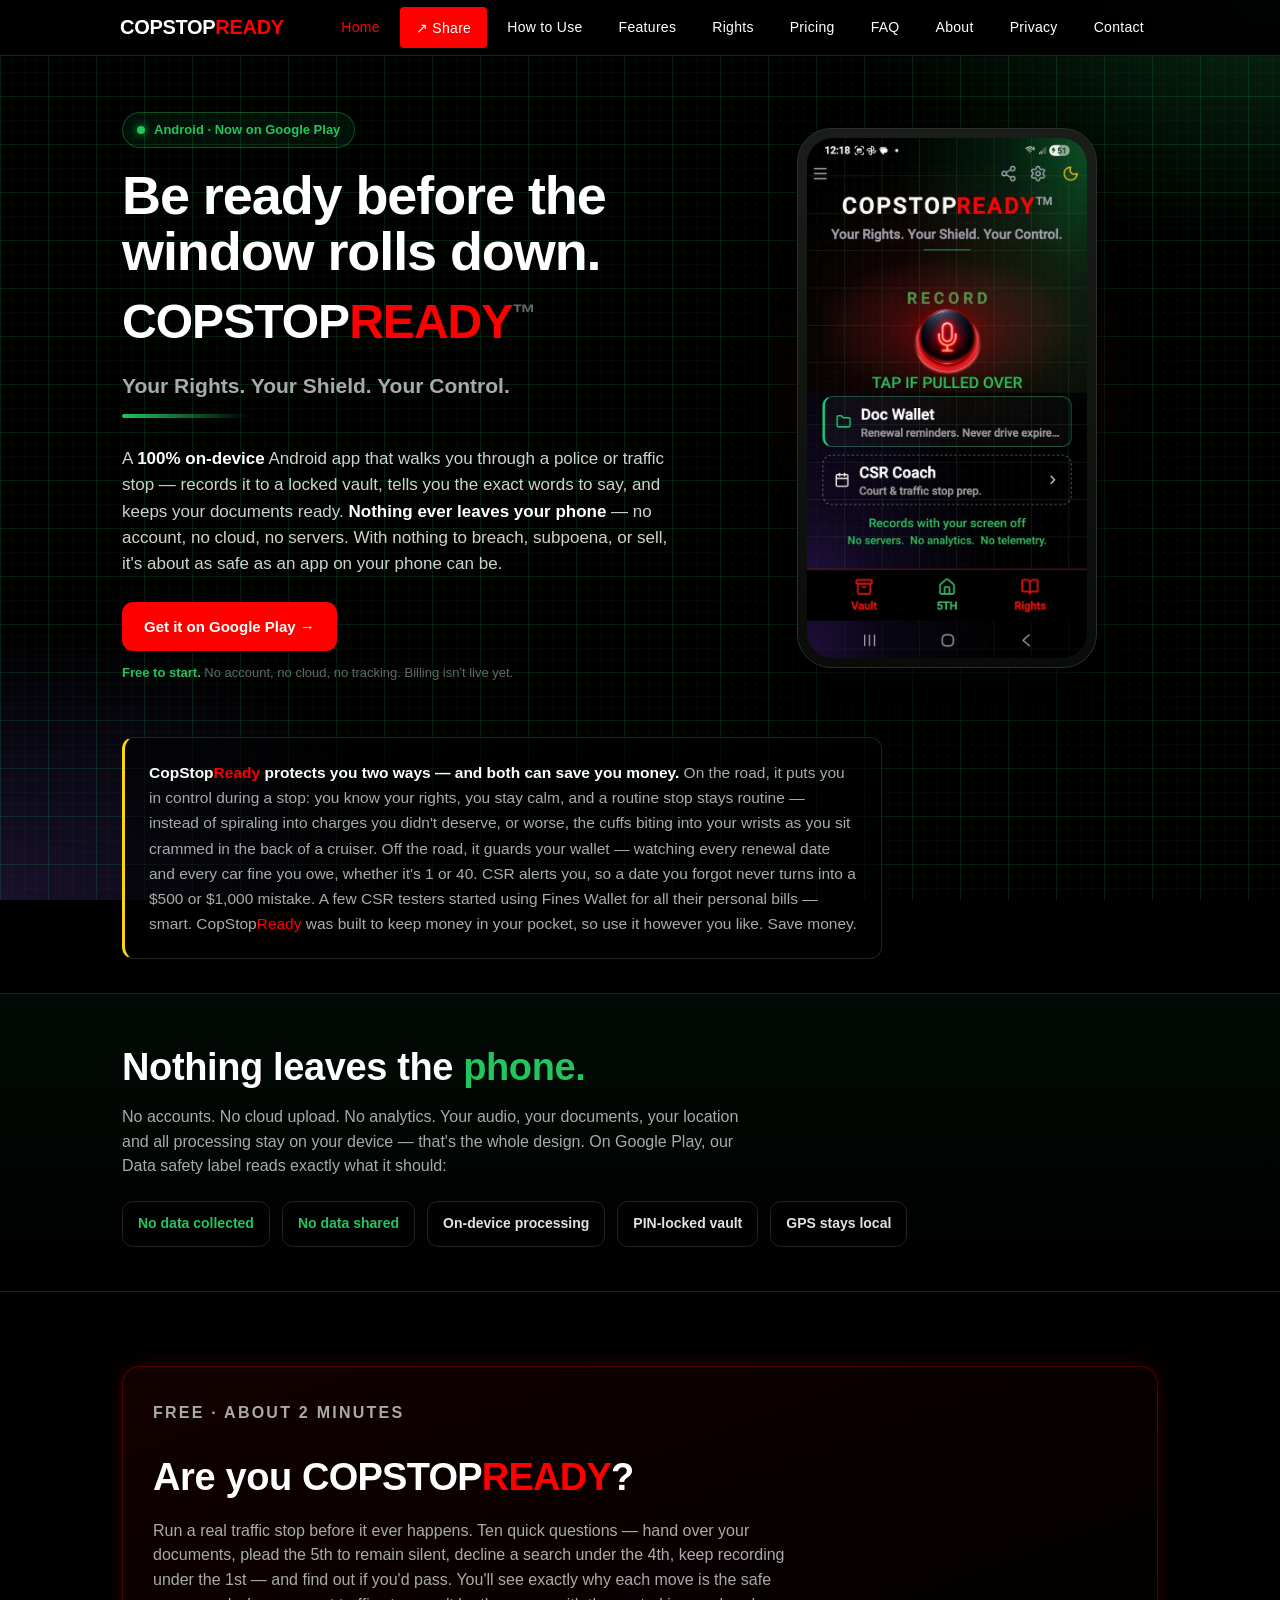
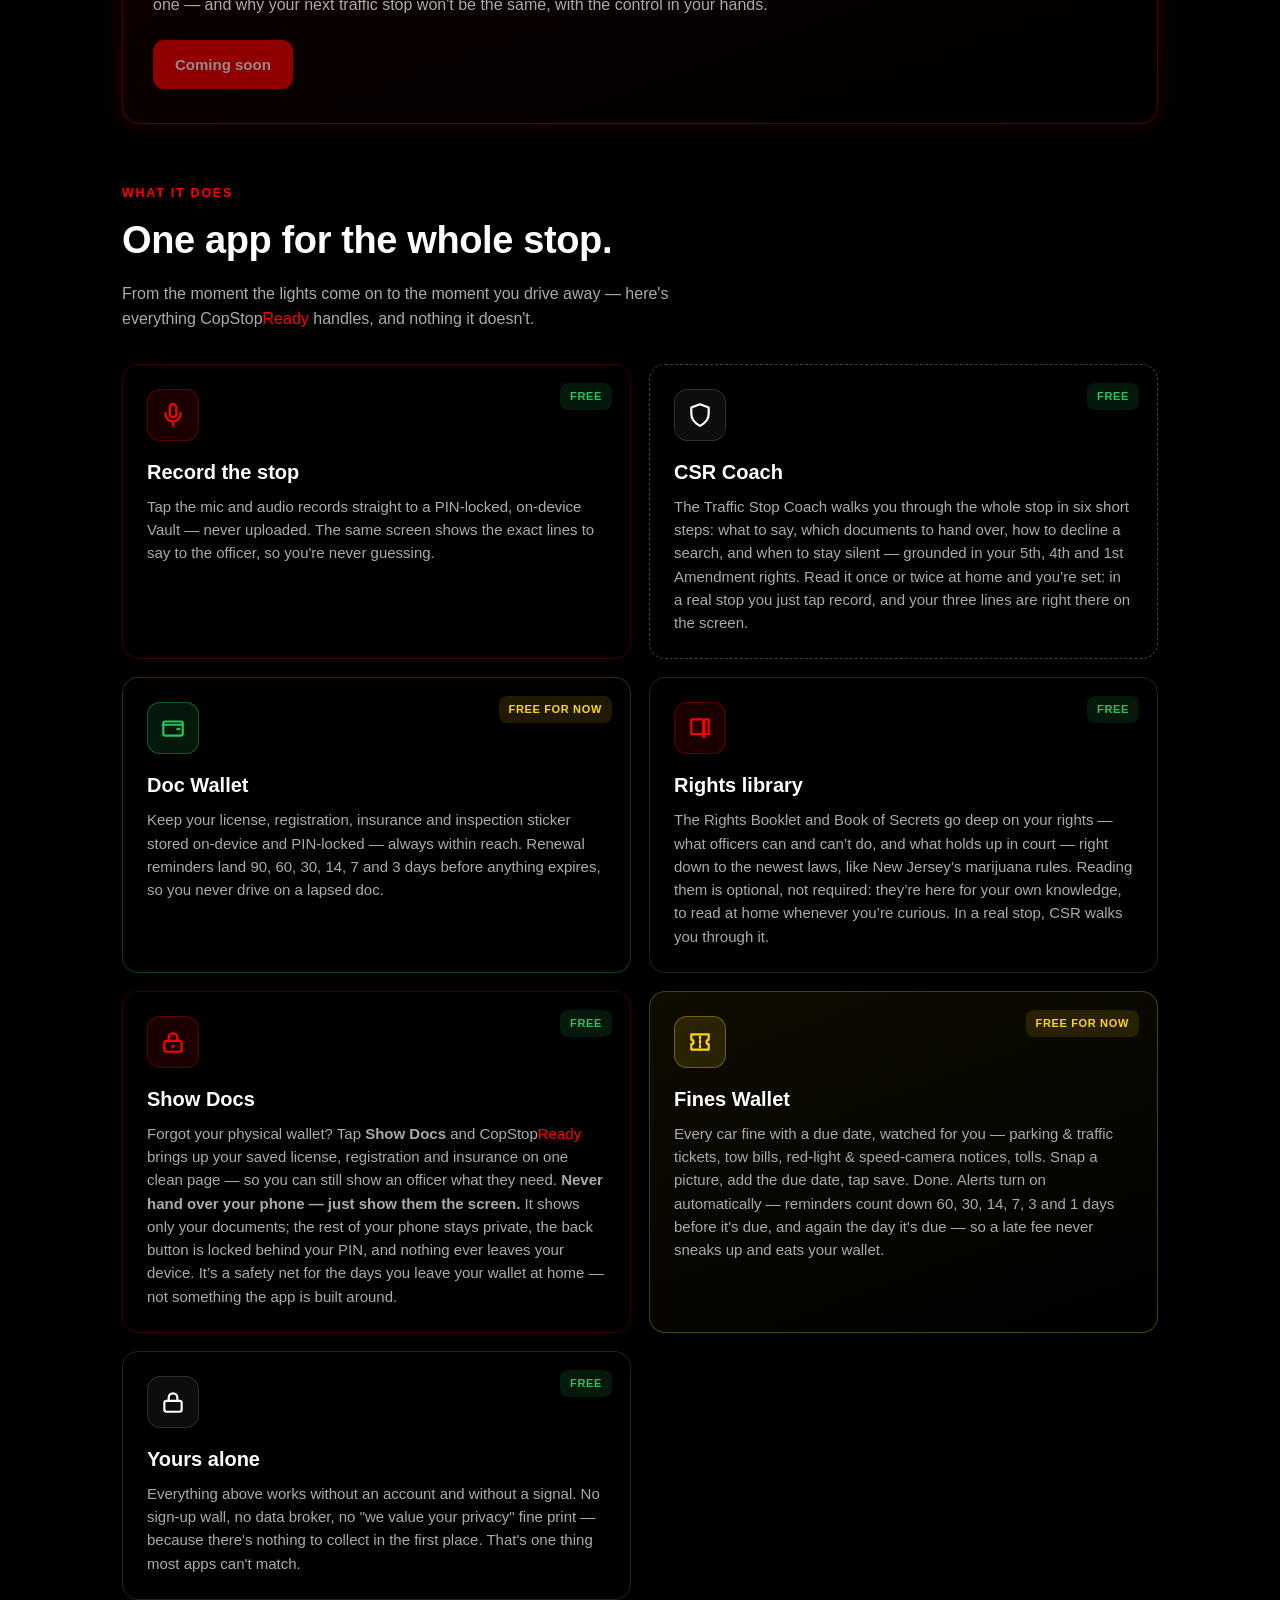
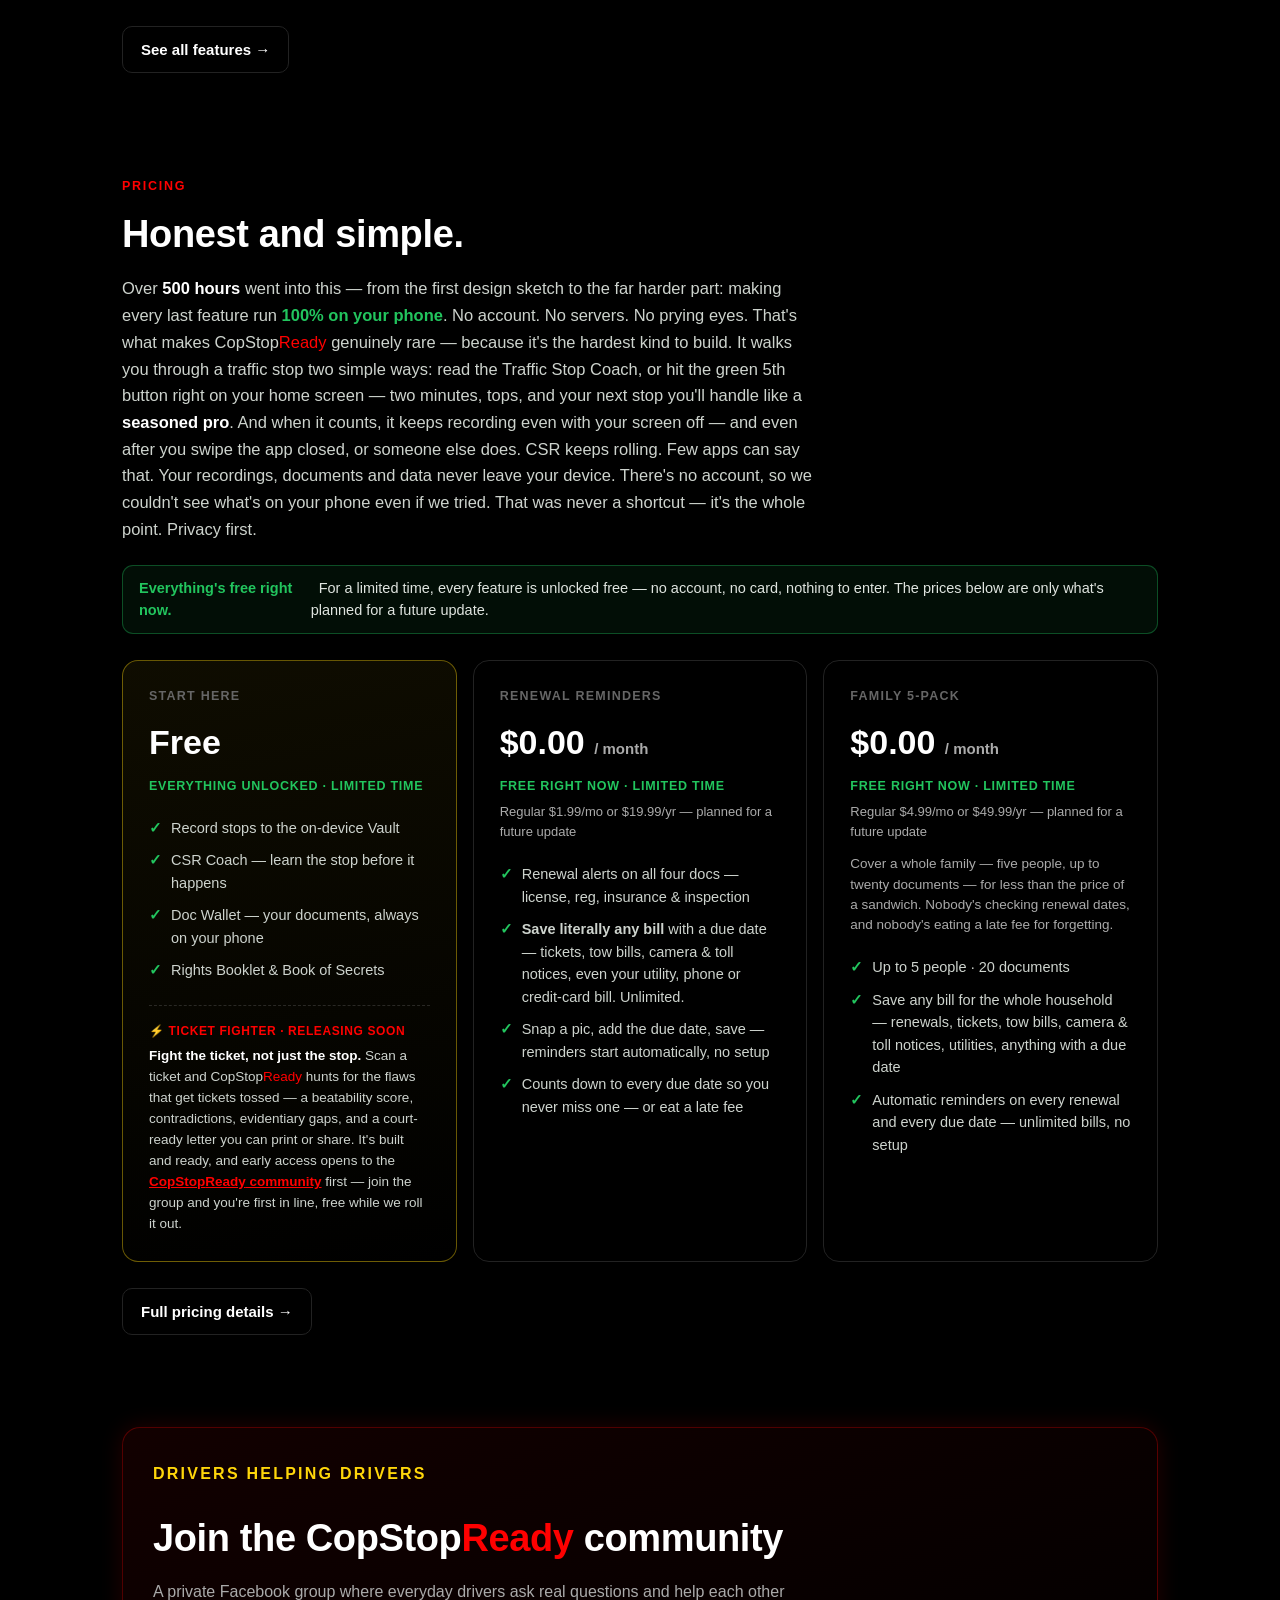
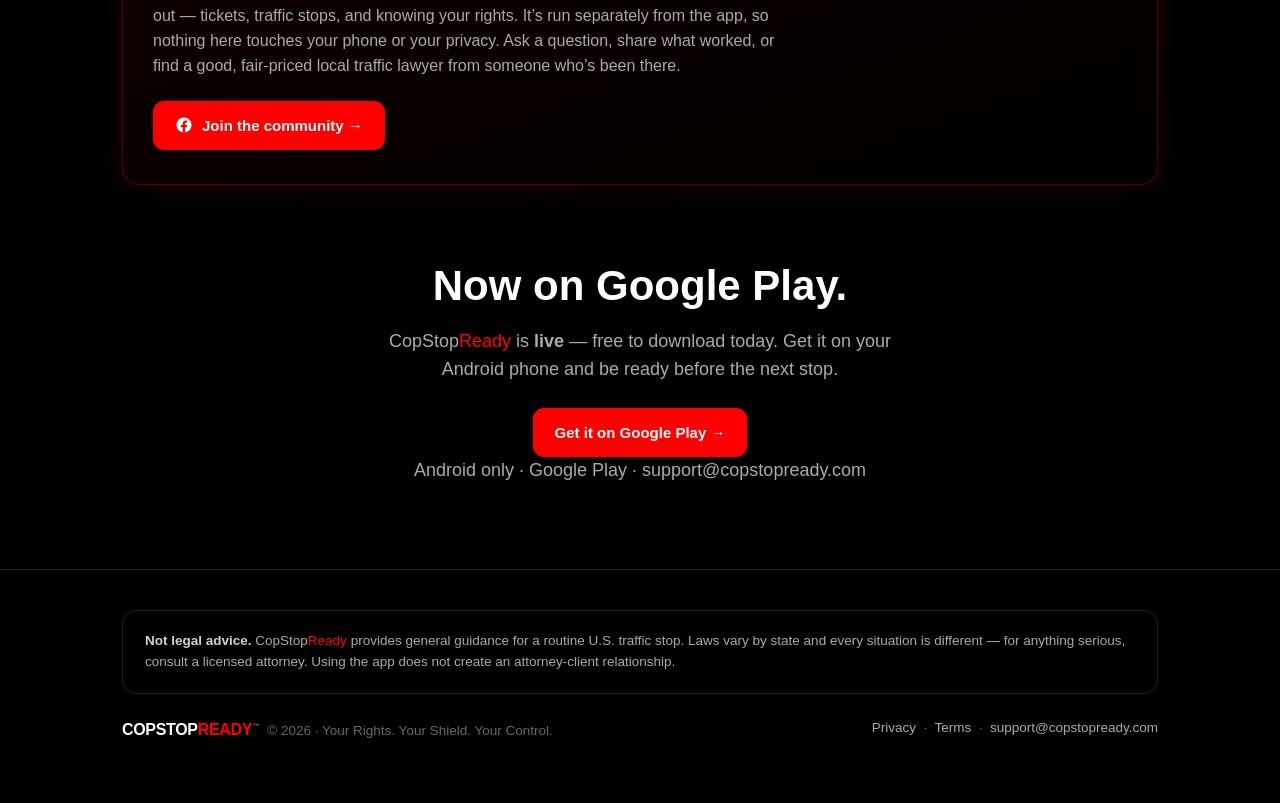
<file: index.html>
<!DOCTYPE html>
<html lang="en">
<head>
  <meta charset="UTF-8">
  <meta name="viewport" content="width=device-width, initial-scale=1.0">
  <meta name="description" content="CopStopReady is a 100% on-device Android app that walks you through a police or traffic stop — records it to a locked vault, tells you exactly what to say, and keeps your documents ready. Nothing leaves your phone.">
  <title>CopStopReady — Your Rights. Your Shield. Your Control.</title>
  <link rel="stylesheet" href="/nav.css">
  <script src="/nav.js" defer></script>
  <style>
    * { box-sizing: border-box; margin: 0; padding: 0; }
    html, body {
      color: var(--csr-fg);
      font-family: -apple-system, BlinkMacSystemFont, "Segoe UI", Roboto, "Helvetica Neue", Arial, sans-serif;
      -webkit-font-smoothing: antialiased;
      line-height: 1.55;
    }
    a { color: inherit; text-decoration: none; }
    .wrap { max-width: var(--csr-max-width); margin: 0 auto; padding: 0 22px; }

    /* red glow layer over the shared green grid */
    .glowfield {
      position: fixed; inset: 0; z-index: -1; pointer-events: none;
      background:
        radial-gradient(60% 40% at 50% -5%, rgba(255,0,0,.20), transparent 60%),
        radial-gradient(50% 40% at 100% 0%, rgba(34,197,94,.10), transparent 60%),
        radial-gradient(55% 45% at 0% 12%, rgba(34,197,94,.06), transparent 60%);
    }

    .mark { font-weight: 900; letter-spacing: -.02em; }
    .mark .c { color: #fff; }
    .mark .r { color: var(--csr-accent); }
    .mark .tm { color: var(--csr-fg-mute); font-weight: 700; font-size: .5em; vertical-align: super; }

    .btn {
      display: inline-flex; align-items: center; gap: 9px; font-weight: 800;
      border-radius: 11px; padding: 13px 22px; cursor: pointer; border: 0; font-size: 15px;
      transition: transform .12s ease, box-shadow .12s ease;
    }
    .btn-red { background: var(--csr-accent); color: #fff; }
    .btn-red:hover { transform: translateY(-1px); box-shadow: 0 10px 30px rgba(255,0,0,.35); }

    /* HERO */
    .hero { padding: 40px 0 20px; }
    .hero-grid { display: grid; grid-template-columns: 1.15fr .85fr; gap: 42px; align-items: center; }
    .badge {
      display: inline-flex; align-items: center; gap: 9px;
      border: 1px solid rgba(34,197,94,.35); background: rgba(34,197,94,.08); color: #22c55e;
      border-radius: 999px; padding: 7px 14px; font-size: 13px; font-weight: 700;
    }
    .badge .dot { width: 8px; height: 8px; border-radius: 50%; background: #22c55e; box-shadow: 0 0 10px #22c55e; }
    h1 { font-size: clamp(32px,5vw,54px); line-height: 1.03; margin: 20px 0 6px; font-weight: 900; letter-spacing: -.02em; }
    .brandline { font-size: clamp(28px,4.2vw,48px); margin: 2px 0 10px; }
    .tagline { font-size: clamp(16px,2.2vw,21px); color: var(--csr-fg-dim); font-weight: 700; margin: 0; }
    .ul { display: inline-block; height: 4px; width: 128px; border-radius: 3px;
      background: linear-gradient(90deg,#22c55e,rgba(34,197,94,0)); margin: 12px 0 20px; }
    .lede { font-size: 17px; color: #cdd3cd; max-width: 560px; margin: 0 0 24px; }
    .lede b { color: #fff; }
    .form { display: flex; gap: 10px; max-width: 460px; flex-wrap: wrap; }
    .form input {
      flex: 1; min-width: 210px; background: rgba(0,0,0,.55); border: 1px solid var(--csr-border);
      color: #fff; border-radius: 11px; padding: 13px 15px; font-size: 15px; outline: none;
    }
    .form input:focus { border-color: #22c55e; }
    .subnote { color: var(--csr-fg-mute); font-size: 13px; margin: 12px 0 0; }
    .subnote .free { color: #22c55e; font-weight: 700; }
    .ok { color: #22c55e; font-weight: 700; font-size: 14px; margin: 12px 0 0; display: none; }

    .phone-stage { position: relative; display: flex; justify-content: center; }
    .glow { position: absolute; width: 80%; height: 80%; top: 8%; left: 10%;
      background: radial-gradient(circle, rgba(255,0,0,.35), transparent 62%); filter: blur(30px); z-index: 0; }
    .phone { position: relative; z-index: 1; width: min(300px,80vw); border-radius: 34px; padding: 9px;
      background: linear-gradient(#1a1d1a,#0a0c0a); border: 1px solid #2a2f2a; box-shadow: 0 30px 70px rgba(0,0,0,.65); }
    .phone img { width: 100%; height: auto; display: block; border-radius: 26px; }
    @media (max-width: 900px) { .hero-grid { grid-template-columns: 1fr; gap: 26px; } .phone-stage { order: -1; } }

    /* PRIVACY BAND */
    .band { margin: 34px 0; border-top: 1px solid var(--csr-border); border-bottom: 1px solid var(--csr-border);
      background: linear-gradient(180deg, rgba(34,197,94,.05), transparent); padding: 44px 0; }
    .band h2 { font-size: clamp(25px,3.6vw,38px); margin: 0 0 8px; font-weight: 900; letter-spacing: -.01em; }
    .band h2 .g { color: #22c55e; }
    .band p { color: var(--csr-fg-dim); max-width: 640px; margin: 0 0 22px; font-size: 16px; }
    .chips { display: flex; flex-wrap: wrap; gap: 12px; }
    .chip { border: 1px solid var(--csr-border); background: rgba(0,0,0,.5); border-radius: 11px; padding: 11px 15px;
      font-size: 14px; font-weight: 600; color: #dfe4df; }
    .chip b { color: #22c55e; }

    /* QUIZ CALLOUT */
    .quizcta { background: linear-gradient(160deg, rgba(255,0,0,.07), rgba(0,0,0,.5)); border: 1px solid rgba(255,0,0,.3); border-radius: 18px; padding: 34px 30px; box-shadow: 0 0 22px rgba(255,0,0,.14); }
    .quizcta h2 { font-size: clamp(24px,3.4vw,36px); font-weight: 900; margin: 0 0 12px; letter-spacing: -.01em; }
    .quizcta p { color: var(--csr-fg-dim); max-width: 640px; margin: 0 0 22px; font-size: 16px; }
    .quizcta .btn { text-decoration: none; }

    /* SECTIONS */
    .sec { padding: 52px 0; }
    .kicker { color: var(--csr-accent); font-weight: 800; letter-spacing: .14em; text-transform: uppercase; font-size: 12.5px; margin: 0 0 8px; }
    .sec h2 { font-size: clamp(25px,3.6vw,38px); margin: 0 0 12px; font-weight: 900; letter-spacing: -.01em; }
    .sec .sub { color: var(--csr-fg-dim); max-width: 600px; margin: 0 0 32px; font-size: 16px; }

    .features { display: grid; grid-template-columns: repeat(2,1fr); gap: 18px; }
    @media (max-width: 820px) { .features { grid-template-columns: 1fr; } }
    .card { background: rgba(0,0,0,.5); border: 1px solid var(--csr-border); border-radius: 16px; padding: 24px; position: relative; overflow: hidden; }
    .card .ico { width: 52px; height: 52px; border-radius: 13px; display: flex; align-items: center; justify-content: center; margin-bottom: 16px; }
    .card h3 { margin: 0 0 7px; font-size: 20px; font-weight: 800; }
    .card p { margin: 0; color: var(--csr-fg-dim); font-size: 15px; }
    .card .tag { position: absolute; top: 18px; right: 18px; font-size: 11px; font-weight: 800; letter-spacing: .06em;
      padding: 5px 10px; border-radius: 8px; text-transform: uppercase; }
    .tag-free { background: rgba(34,197,94,.12); color: #22c55e; }
    .tag-soon { background: rgba(255,214,10,.12); color: #ffd60a; }
    .f-red .ico { background: rgba(255,0,0,.10); border: 1px solid rgba(255,0,0,.30); color: var(--csr-accent); }
    .f-red { border-color: rgba(255,0,0,.22); }
    .f-gold .ico { background: rgba(255,214,10,.12); border: 1px solid rgba(255,214,10,.35); color: #ffd60a; }
    .f-gold { background: linear-gradient(160deg, rgba(255,214,10,.06), rgba(0,0,0,.5)); border-color: rgba(255,214,10,.28); }
    .f-green .ico { background: rgba(34,197,94,.12); border: 1px solid rgba(34,197,94,.4); color: #22c55e; }
    .f-green { border-color: rgba(34,197,94,.3); }
    .f-coach { border: 1px dashed #3a423a; }
    .f-coach .ico { background: rgba(255,255,255,.05); border: 1px solid #2a322a; color: #fff; }
    .f-rights .ico { background: rgba(255,0,0,.10); border: 1px solid rgba(255,0,0,.30); color: var(--csr-accent); }
    .worth { color: #ffd60a; font-weight: 800; }
    .more { display: inline-flex; align-items: center; gap: 8px; margin-top: 26px; color: #fff; font-weight: 700; font-size: 15px;
      border: 1px solid var(--csr-border); border-radius: 10px; padding: 11px 18px; }
    .more:hover { border-color: var(--csr-accent); color: var(--csr-accent); }

    /* SHOTS */
    .shots { display: grid; grid-template-columns: repeat(4,1fr); gap: 18px; align-items: start; }
    @media (max-width: 900px) { .shots { grid-template-columns: 1fr 1fr; max-width: 620px; margin: 0 auto; } }
    @media (max-width: 520px) { .shots { grid-template-columns: 1fr; max-width: 320px; } }
    .shot { background: linear-gradient(#141714,#0a0c0a); border: 1px solid #232a23; border-radius: 22px; padding: 8px; }
    .shot img { width: 100%; height: auto; display: block; border-radius: 16px; }
    .shot span { display: block; text-align: center; color: var(--csr-fg-dim); font-size: 13.5px; font-weight: 600; padding: 12px 6px 6px; }

    /* PRICING TEASER */
    .pricelead { color: #cdd3cd; max-width: 700px; font-size: 16.5px; line-height: 1.62; margin: 0 0 22px; }
    .pricelead b { color: #fff; }
    .pricelead .g { color: #22c55e; font-weight: 700; }
    .pricebar { display: inline-flex; align-items: center; gap: 10px; border: 1px solid rgba(34,197,94,.35);
      background: rgba(34,197,94,.07); border-radius: 11px; padding: 11px 16px; color: #dfe4df; font-size: 14.5px; margin-bottom: 26px; }
    .pricebar b { color: #22c55e; }
    .plans { display: grid; grid-template-columns: repeat(3,1fr); gap: 16px; }
    .plan-lead { color: var(--csr-fg-dim); font-size: 13.5px; line-height: 1.5; margin: 12px 0 0; }
    @media (max-width: 980px) { .plans { grid-template-columns: repeat(2,1fr); } }
    @media (max-width: 560px) { .plans { grid-template-columns: 1fr; } }
    .plan { background: rgba(0,0,0,.5); border: 1px solid var(--csr-border); border-radius: 16px; padding: 26px; }
    .plan.hi { border-color: rgba(255,214,10,.4); background: linear-gradient(170deg, rgba(255,214,10,.06), rgba(0,0,0,.5)); }
    .plan .pt { font-size: 12.5px; font-weight: 800; letter-spacing: .1em; text-transform: uppercase; color: var(--csr-fg-mute); margin: 0 0 10px; }
    .plan .price { font-size: 34px; font-weight: 900; margin: 0; }
    .plan .price small { font-size: 15px; color: var(--csr-fg-dim); font-weight: 600; }
    .plan .free-now { font-size: 12.5px; font-weight: 800; color: #ffd60a; text-transform: uppercase; letter-spacing: .06em; margin: 8px 0 0; }
    .plan .free-now.g { color: #22c55e; }
    .plan ul { list-style: none; padding: 0; margin: 16px 0 0; }
    .plan li { color: #cdd3cd; font-size: 14.5px; padding: 5px 0 5px 22px; position: relative; }
    .plan li::before { content: "✓"; color: #22c55e; position: absolute; left: 0; font-weight: 700; }

    .plan .tf { margin-top: 18px; padding-top: 16px; border-top: 1px dashed rgba(255,255,255,.14); }
    .plan .tf-tag { font-size: 12px; font-weight: 800; letter-spacing: .05em; text-transform: uppercase; color: var(--csr-accent); margin: 0 0 6px; }
    .plan .tf-body { color: #cdd3cd; font-size: 13.5px; line-height: 1.55; margin: 0; }
    .plan .tf-body b { color: #fff; }
    /* FINAL CTA */
    .final { text-align: center; padding: 60px 0; }
    .final h2 { font-size: clamp(27px,4vw,42px); font-weight: 900; margin: 0 0 10px; }
    .final p { color: var(--csr-fg-dim); font-size: 18px; margin: 0 auto 24px; max-width: 560px; }
    .final .form { margin: 0 auto; justify-content: center; }

    /* FOOTER */
    footer { border-top: 1px solid var(--csr-border); padding: 40px 0 60px; }
    .disc { background: rgba(0,0,0,.5); border: 1px solid var(--csr-border); border-radius: 14px; padding: 20px 22px;
      color: var(--csr-fg-dim); font-size: 13.5px; margin-bottom: 24px; }
    .disc b { color: #cdd3cd; }
    .foot { display: flex; justify-content: space-between; gap: 16px; flex-wrap: wrap; color: var(--csr-fg-mute); font-size: 13.5px; }
    .foot a { color: var(--csr-fg-dim); }
    .foot a:hover { color: #fff; }

    @media (min-width: 768px) { .hero { padding: 56px 0 24px; } }
  </style>
  <link rel="icon" type="image/png" href="/favicon.png">
  <link rel="apple-touch-icon" href="/apple-touch-icon.png">
  <meta property="og:type" content="website">
  <meta property="og:site_name" content="CopStopReady">
  <meta property="og:title" content="CopStopReady — Your Rights. Your Shield. Your Control.">
  <meta property="og:description" content="CopStopReady is a 100% on-device Android app that walks you through a police or traffic stop — records it to a locked vault, tells you exactly what to say, and keeps your documents ready. Nothing leaves your phone.">
  <meta property="og:url" content="https://copstopready.com/">
  <meta property="og:image" content="https://copstopready.com/img/og.jpg">
  <meta property="og:image:width" content="1200">
  <meta property="og:image:height" content="630">
  <meta name="twitter:card" content="summary_large_image">
  <meta name="twitter:title" content="CopStopReady — Your Rights. Your Shield. Your Control.">
  <meta name="twitter:description" content="CopStopReady is a 100% on-device Android app that walks you through a police or traffic stop — records it to a locked vault, tells you exactly what to say, and keeps your documents ready. Nothing leaves your phone.">
  <meta name="twitter:image" content="https://copstopready.com/img/og.jpg">
</head>
<body>
  <div class="glowfield"></div>
  <nav id="csr-nav"></nav>

  <!-- HERO -->
  <section class="hero">
    <div class="wrap hero-grid">
      <div>
        <span class="badge"><span class="dot"></span>Android &middot; Now on Google Play</span>
        <h1>Be ready before the window rolls down.</h1>
        <div class="brandline mark"><span class="c">COPSTOP</span><span class="r">READY</span><span class="tm">&trade;</span></div>
        <p class="tagline">Your Rights. Your Shield. Your Control.</p>
        <span class="ul"></span>
        <p class="lede">A <b>100% on-device</b> Android app that walks you through a police or traffic stop &mdash; records it to a locked vault, tells you the exact words to say, and keeps your documents ready. <b>Nothing ever leaves your phone</b> &mdash; no account, no cloud, no servers. With nothing to breach, subpoena, or sell, it's about as safe as an app on your phone can be.</p>
        <div class="form">
          <a class="btn btn-red" href="https://play.google.com/store/apps/details?id=com.copstopready.app" target="_blank" rel="noopener">Get it on Google Play &rarr;</a>
        </div>
        <p class="subnote"><span class="free">Free to start.</span> No account, no cloud, no tracking. Billing isn't live yet.</p>
      </div>
      <div class="phone-stage">
        <div class="glow"></div>
        <div class="phone"><img src="/img/home.jpg" alt="CopStopReady home screen" width="620" height="1151"></div>
      </div>
    </div>
  </section>

  <!-- TWO WAYS -->
  <section class="sec" style="padding:30px 0 0">
    <div class="wrap">
      <div style="background:rgba(0,0,0,.55);border:1px solid var(--csr-border);border-left:3px solid #ffd60a;border-radius:12px;padding:22px 24px;max-width:760px;">
        <p style="color:var(--csr-fg-dim);font-size:15.5px;line-height:1.62;margin:0;"><strong style="color:#fff;">CopStop<span style="color:var(--csr-accent)">Ready</span> protects you two ways &mdash; and both can save you money.</strong> On the road, it puts you in control during a stop: you know your rights, you stay calm, and a routine stop stays routine &mdash; instead of spiraling into charges you didn't deserve, or worse, the cuffs biting into your wrists as you sit crammed in the back of a cruiser. Off the road, it guards your wallet &mdash; watching every renewal date and every car fine you owe, whether it's 1 or 40. CSR alerts you, so a date you forgot never turns into a $500 or $1,000 mistake. A few CSR testers started using Fines Wallet for all their personal bills &mdash; smart. CopStop<span style="color:var(--csr-accent)">Ready</span> was built to keep money in your pocket, so use it however you like. Save money.</p>
      </div>
    </div>
  </section>

  <!-- PRIVACY BAND -->
  <section class="band">
    <div class="wrap">
      <h2>Nothing leaves the <span class="g">phone.</span></h2>
      <p>No accounts. No cloud upload. No analytics. Your audio, your documents, your location and all processing stay on your device &mdash; that's the whole design. On Google Play, our Data safety label reads exactly what it should:</p>
      <div class="chips">
        <div class="chip"><b>No data collected</b></div>
        <div class="chip"><b>No data shared</b></div>
        <div class="chip">On-device processing</div>
        <div class="chip">PIN-locked vault</div>
        <div class="chip">GPS stays local</div>
      </div>
    </div>
  </section>

  <!-- QUIZ CALLOUT -->
  <section class="sec" style="padding:40px 0 8px">
    <div class="wrap">
      <div class="quizcta">
        <p class="kicker">Free &middot; about 2 minutes</p>
        <h2>Are you <span class="mark"><span class="c">COPSTOP</span><span class="r">READY</span></span>?</h2>
        <p>Run a real traffic stop before it ever happens. Ten quick questions &mdash; hand over your documents, plead the 5th to remain silent, decline a search under the 4th, keep recording under the 1st &mdash; and find out if you'd pass. You'll see exactly why each move is the safe one &mdash; and why your next traffic stop won't be the same, with the control in your hands.</p>
        <!-- QUIZ-DISABLED: to re-enable, delete the span below and uncomment the link -->
        <!-- <a class="btn btn-red" href="/quiz/">Take the test &rarr;</a> -->
        <span class="btn btn-red" style="opacity:.55;cursor:not-allowed" aria-disabled="true">Coming soon</span>
      </div>
    </div>
  </section>

  <!-- FEATURES -->
  <section class="sec">
    <div class="wrap">
      <p class="kicker">What it does</p>
      <h2>One app for the whole stop.</h2>
      <p class="sub">From the moment the lights come on to the moment you drive away &mdash; here's everything CopStop<span style="color:var(--csr-accent)">Ready</span> handles, and nothing it doesn't.</p>
      <div class="features">

        <div class="card f-red">
          <span class="tag tag-free">Free</span>
          <div class="ico"><svg width="26" height="26" viewBox="0 0 24 24" fill="none" stroke="currentColor" stroke-width="2" stroke-linecap="round" stroke-linejoin="round"><path d="M12 2a3 3 0 0 0-3 3v6a3 3 0 0 0 6 0V5a3 3 0 0 0-3-3z"/><path d="M19 10v1a7 7 0 0 1-14 0v-1"/><line x1="12" y1="18" x2="12" y2="22"/></svg></div>
          <h3>Record the stop</h3>
          <p>Tap the mic and audio records straight to a PIN-locked, on-device Vault &mdash; never uploaded. The same screen shows the exact lines to say to the officer, so you're never guessing.</p>
        </div>

        <div class="card f-coach">
          <span class="tag tag-free">Free</span>
          <div class="ico"><svg width="26" height="26" viewBox="0 0 24 24" fill="none" stroke="currentColor" stroke-width="2" stroke-linecap="round" stroke-linejoin="round"><path d="M12 2l8 3v6c0 5-3.5 8.5-8 11-4.5-2.5-8-6-8-11V5l8-3z"/></svg></div>
          <h3>CSR Coach</h3>
          <p>The Traffic Stop Coach walks you through the whole stop in six short steps: what to say, which documents to hand over, how to decline a search, and when to stay silent &mdash; grounded in your 5th, 4th and 1st Amendment rights. Read it once or twice at home and you&rsquo;re set: in a real stop you just tap record, and your three lines are right there on the screen.</p>
        </div>

        <div class="card f-green">
          <span class="tag tag-soon">Free for now</span>
          <div class="ico"><svg width="26" height="26" viewBox="0 0 24 24" fill="none" stroke="currentColor" stroke-width="2" stroke-linecap="round" stroke-linejoin="round"><rect x="3" y="6" width="18" height="13" rx="2"/><path d="M3 9h18"/><path d="M16 13h2"/></svg></div>
          <h3>Doc Wallet</h3>
          <p>Keep your license, registration, insurance and inspection sticker stored on-device and PIN-locked &mdash; always within reach. Renewal reminders land 90, 60, 30, 14, 7 and 3 days before anything expires, so you never drive on a lapsed doc.</p>
        </div>

        <div class="card f-rights">
          <span class="tag tag-free">Free</span>
          <div class="ico"><svg width="26" height="26" viewBox="0 0 24 24" fill="none" stroke="currentColor" stroke-width="2" stroke-linecap="round" stroke-linejoin="round"><path d="M4 4h9a3 3 0 0 1 3 3v13a2.5 2.5 0 0 0-2.5-2.5H4z"/><path d="M20 4h-2a3 3 0 0 0-3 3v13a2.5 2.5 0 0 1 2.5-2.5H20z"/></svg></div>
          <h3>Rights library</h3>
          <p>The Rights Booklet and Book of Secrets go deep on your rights &mdash; what officers can and can&rsquo;t do, and what holds up in court &mdash; right down to the newest laws, like New Jersey&rsquo;s marijuana rules. Reading them is optional, not required: they&rsquo;re here for your own knowledge, to read at home whenever you&rsquo;re curious. In a real stop, CSR walks you through it.</p>
        </div>

        <div class="card f-red">
          <span class="tag tag-free">Free</span>
          <div class="ico"><svg width="26" height="26" viewBox="0 0 24 24" fill="none" stroke="currentColor" stroke-width="2" stroke-linecap="round" stroke-linejoin="round"><rect x="4" y="11" width="16" height="10" rx="2"/><path d="M8 11V8a4 4 0 0 1 8 0v3"/><circle cx="12" cy="16" r="1.5" fill="currentColor" stroke="none"/></svg></div>
          <h3>Show Docs</h3>
          <p>Forgot your physical wallet? Tap <strong>Show Docs</strong> and CopStop<span style="color:var(--csr-accent)">Ready</span> brings up your saved license, registration and insurance on one clean page &mdash; so you can still show an officer what they need. <strong>Never hand over your phone &mdash; just show them the screen.</strong> It shows only your documents; the rest of your phone stays private, the back button is locked behind your PIN, and nothing ever leaves your device. It&rsquo;s a safety net for the days you leave your wallet at home &mdash; not something the app is built around.</p>
        </div>

        <div class="card f-gold">
          <span class="tag tag-soon">Free for now</span>
          <div class="ico"><svg width="26" height="26" viewBox="0 0 24 24" fill="none" stroke="currentColor" stroke-width="2" stroke-linecap="round" stroke-linejoin="round"><path d="M4 5h16v5a2 2 0 0 0 0 4v5H4v-5a2 2 0 0 0 0-4z"/><line x1="12" y1="7" x2="12" y2="17" stroke-dasharray="2 2"/></svg></div>
          <h3>Fines Wallet</h3>
          <p>Every car fine with a due date, watched for you &mdash; parking &amp; traffic tickets, tow bills, red-light &amp; speed-camera notices, tolls. Snap a picture, add the due date, tap save. Done. Alerts turn on automatically &mdash; reminders count down 60, 30, 14, 7, 3 and 1 days before it's due, and again the day it's due &mdash; so a late fee never sneaks up and eats your wallet.</p>
        </div>

        <div class="card">
          <span class="tag tag-free">Free</span>
          <div class="ico" style="background:rgba(255,255,255,.05);border:1px solid #2a322a;color:#fff"><svg width="26" height="26" viewBox="0 0 24 24" fill="none" stroke="currentColor" stroke-width="2" stroke-linecap="round" stroke-linejoin="round"><rect x="4" y="11" width="16" height="10" rx="2"/><path d="M8 11V8a4 4 0 0 1 8 0v3"/></svg></div>
          <h3>Yours alone</h3>
          <p>Everything above works without an account and without a signal. No sign-up wall, no data broker, no "we value your privacy" fine print &mdash; because there's nothing to collect in the first place. That's one thing most apps can't match.</p>
        </div>

      </div>
      <a class="more" href="/features/">See all features &rarr;</a>
    </div>
  </section>

  <!-- PRICING TEASER -->
  <section class="sec">
    <div class="wrap">
      <p class="kicker">Pricing</p>
      <h2>Honest and simple.</h2>
      <p class="pricelead">Over <b>500 hours</b> went into this &mdash; from the first design sketch to the far harder part: making every last feature run <span class="g">100% on your phone</span>. No account. No servers. No prying eyes. That's what makes CopStop<span style="color:var(--csr-accent)">Ready</span> genuinely rare &mdash; because it's the hardest kind to build. It walks you through a traffic stop two simple ways: read the Traffic Stop Coach, or hit the green 5th button right on your home screen &mdash; two minutes, tops, and your next stop you'll handle like a <b>seasoned pro</b>. And when it counts, it keeps recording even with your screen off &mdash; and even after you swipe the app closed, or someone else does. CSR keeps rolling. Few apps can say that. Your recordings, documents and data never leave your device. There's no account, so we couldn't see what's on your phone even if we tried. That was never a shortcut &mdash; it's the whole point. Privacy first.</p>
      <div class="pricebar"><b>Everything's free right now.</b>&nbsp; For a limited time, every feature is unlocked free &mdash; no account, no card, nothing to enter. The prices below are only what's planned for a future update.</div>
      <div class="plans">
        <div class="plan hi">
          <p class="pt">Start here</p>
          <p class="price">Free</p>
          <p class="free-now g">Everything unlocked &middot; limited time</p>
          <ul>
            <li>Record stops to the on-device Vault</li>
            <li>CSR Coach &mdash; learn the stop before it happens</li>
            <li>Doc Wallet &mdash; your documents, always on your phone</li>
            <li>Rights Booklet &amp; Book of Secrets</li>
          </ul>
          <div class="tf">
            <p class="tf-tag">&#9889; Ticket Fighter &middot; releasing soon</p>
            <p class="tf-body"><b>Fight the ticket, not just the stop.</b> Scan a ticket and CopStop<span style="color:var(--csr-accent)">Ready</span> hunts for the flaws that get tickets tossed &mdash; a beatability score, contradictions, evidentiary gaps, and a court-ready letter you can print or share. It's built and ready, and early access opens to the <a href="https://www.facebook.com/groups/1964012004300071" target="_blank" rel="noopener" style="color:var(--csr-accent);font-weight:700;text-decoration:underline">CopStop<span style="color:var(--csr-accent)">Ready</span> community</a> first &mdash; join the group and you're first in line, free while we roll it out.</p>
          </div>
        </div>
        <div class="plan">
          <p class="pt">Renewal Reminders</p>
          <p class="price">$0.00 <small>/ month</small></p>
          <p class="free-now g">Free right now &middot; limited time</p>
          <p style="color:var(--csr-fg-dim);font-size:13px;margin:6px 0 0;">Regular $1.99/mo or $19.99/yr &mdash; planned for a future update</p>
          <ul>
            <li>Renewal alerts on all four docs &mdash; license, reg, insurance &amp; inspection</li>
            <li><b>Save literally any bill</b> with a due date &mdash; tickets, tow bills, camera &amp; toll notices, even your utility, phone or credit-card bill. Unlimited.</li>
            <li>Snap a pic, add the due date, save &mdash; reminders start automatically, no setup</li>
            <li>Counts down to every due date so you never miss one &mdash; or eat a late fee</li>
          </ul>
        </div>
        <div class="plan">
          <p class="pt">Family 5-Pack</p>
          <p class="price">$0.00 <small>/ month</small></p>
          <p class="free-now g">Free right now &middot; limited time</p>
          <p style="color:var(--csr-fg-dim);font-size:13px;margin:6px 0 0;">Regular $4.99/mo or $49.99/yr &mdash; planned for a future update</p>
          <p class="plan-lead">Cover a whole family &mdash; five people, up to twenty documents &mdash; for less than the price of a sandwich. Nobody's checking renewal dates, and nobody's eating a late fee for forgetting.</p>
          <ul>
            <li>Up to 5 people &middot; 20 documents</li>
            <li>Save any bill for the whole household &mdash; renewals, tickets, tow bills, camera &amp; toll notices, utilities, anything with a due date</li>
            <li>Automatic reminders on every renewal and every due date &mdash; unlimited bills, no setup</li>
          </ul>
        </div>
      </div>
      <a class="more" href="/pricing/">Full pricing details &rarr;</a>
    </div>
  </section>

  <!-- COMMUNITY -->
  <section class="sec" style="padding:40px 0 8px">
    <div class="wrap">
      <div class="quizcta">
        <p class="kicker" style="color:#ffd60a">Drivers helping drivers</p>
        <h2>Join the CopStop<span style="color:var(--csr-accent)">Ready</span> community</h2>
        <p>A private Facebook group where everyday drivers ask real questions and help each other out &mdash; tickets, traffic stops, and knowing your rights. It&rsquo;s run separately from the app, so nothing here touches your phone or your privacy. Ask a question, share what worked, or find a good, fair-priced local traffic lawyer from someone who&rsquo;s been there.</p>
        <a class="btn btn-red" href="https://www.facebook.com/groups/1964012004300071" target="_blank" rel="noopener">
          <svg width="18" height="18" viewBox="0 0 24 24" fill="currentColor" aria-hidden="true"><path d="M22 12.06C22 6.5 17.52 2 12 2S2 6.5 2 12.06c0 5 3.66 9.15 8.44 9.94v-7.03H7.9v-2.9h2.54V9.85c0-2.51 1.49-3.9 3.78-3.9 1.09 0 2.24.2 2.24.2v2.46h-1.26c-1.24 0-1.63.77-1.63 1.56v1.87h2.78l-.44 2.9h-2.34V22c4.78-.79 8.44-4.94 8.44-9.94z"/></svg>
          Join the community &rarr;
        </a>
      </div>
    </div>
  </section>

  <!-- FINAL CTA -->
  <section class="final">
    <div class="wrap">
      <h2>Now on Google Play.</h2>
      <p>CopStop<span style="color:var(--csr-accent)">Ready</span> is <b>live</b> &mdash; free to download today. Get it on your Android phone and be ready before the next stop.</p>
      <div class="form">
        <a class="btn btn-red" href="https://play.google.com/store/apps/details?id=com.copstopready.app" target="_blank" rel="noopener">Get it on Google Play &rarr;</a>
      </div>
      <p class="subnote">Android only &middot; Google Play &middot; <a href="mailto:support@copstopready.com" style="color:var(--csr-fg-dim)">support@copstopready.com</a></p>
    </div>
  </section>

  <!-- FOOTER -->
  <footer>
    <div class="wrap">
      <div class="disc">
        <b>Not legal advice.</b> CopStop<span style="color:var(--csr-accent)">Ready</span> provides general guidance for a routine U.S. traffic stop. Laws vary by state and every situation is different &mdash; for anything serious, consult a licensed attorney. Using the app does not create an attorney-client relationship.
      </div>
      <div class="foot">
        <div><span class="mark" style="font-size:16px"><span class="c">COPSTOP</span><span class="r">READY</span><span class="tm">&trade;</span></span> &nbsp;&copy; 2026 &middot; Your Rights. Your Shield. Your Control.</div>
        <div>
          <a href="/privacy/">Privacy</a> &nbsp;&middot;&nbsp;
          <a href="/terms/">Terms</a> &nbsp;&middot;&nbsp;
          <a href="mailto:support@copstopready.com">support@copstopready.com</a>
        </div>
      </div>
    </div>
  </footer>

  <script>
    function csrJoin(e, form) {
      e.preventDefault();
      var email = (form.email.value || "").trim();
      if (!email) return false;
      var s = encodeURIComponent("CopStopReady launch list");
      var b = encodeURIComponent("Please add me to the launch list: " + email);
      window.location.href = "mailto:support@copstopready.com?subject=" + s + "&body=" + b;
      var ok = form.parentElement.querySelector("[data-ok]");
      if (ok) ok.style.display = "block";
      form.reset();
      return false;
    }
  </script>
</body>
</html>
</file>
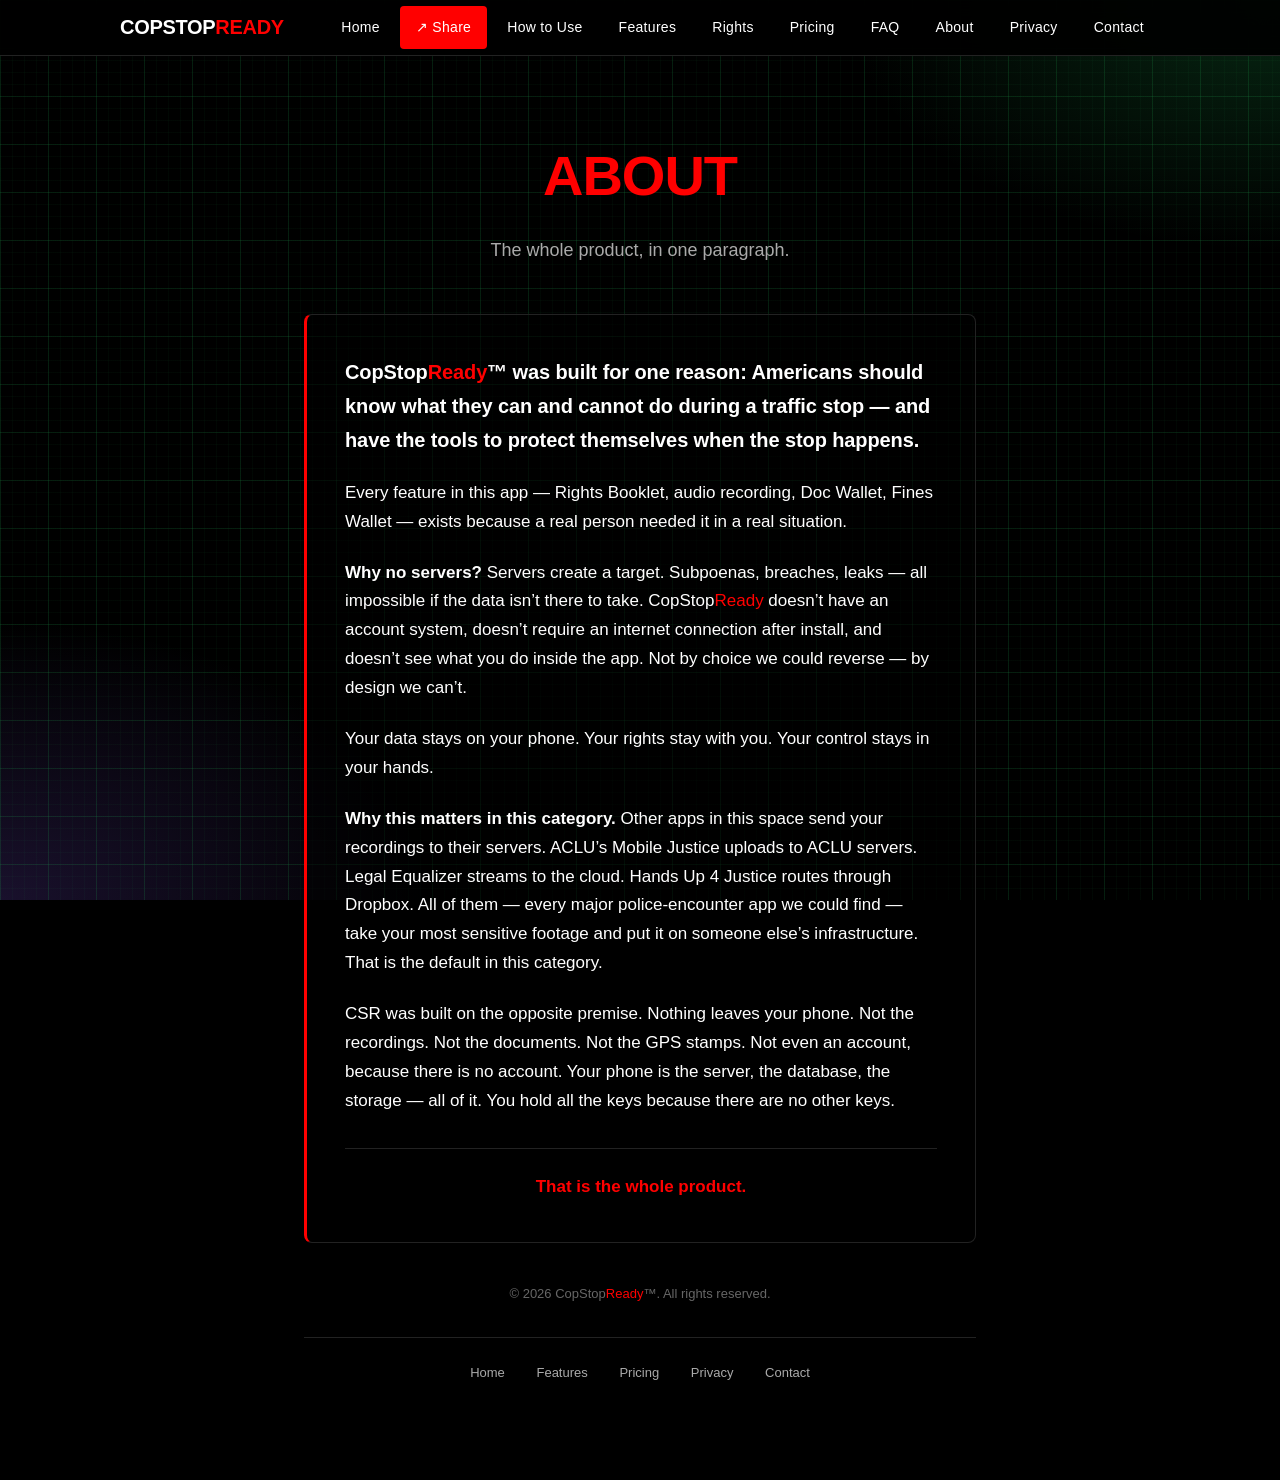
<file: about/index.html>
<!DOCTYPE html>
<html lang="en">
<head>
  <meta charset="UTF-8">
  <meta name="viewport" content="width=device-width, initial-scale=1.0">
  <meta name="description" content="About CopStopReady. Built so Americans know their rights during a traffic stop. Privacy-first. No servers.">
  <title>About - CopStopReady</title>
  <link rel="stylesheet" href="/nav.css">
  <script src="/nav.js" defer></script>
  <style>
    * { box-sizing: border-box; margin: 0; padding: 0; }
    html, body {
      color: var(--csr-fg);
      font-family: -apple-system, BlinkMacSystemFont, "Segoe UI", Roboto, "Helvetica Neue", Arial, sans-serif;
      -webkit-font-smoothing: antialiased;
      line-height: 1.7;
    }
    .glowfield {
      position: fixed; inset: 0; z-index: -1; pointer-events: none;
      background:
        radial-gradient(55% 40% at 50% -5%, rgba(255,0,0,.16), transparent 60%),
        radial-gradient(45% 40% at 100% 0%, rgba(34,197,94,.08), transparent 60%);
    }
    main {
      max-width: 720px;
      margin: 0 auto;
      padding: 48px 20px 96px;
    }
    .page-header {
      text-align: center;
      margin-bottom: 48px;
    }
    .page-header h1 {
      font-size: 40px;
      font-weight: 700;
      letter-spacing: -1px;
      margin-bottom: 12px;
    }
    .page-header h1 .accent { color: var(--csr-accent); }
    .page-header p {
      font-size: 16px;
      color: var(--csr-fg-dim);
      max-width: 600px;
      margin: 0 auto;
    }
    .content {
      background: rgba(0, 0, 0, 0.55);
      border: 1px solid var(--csr-border);
      border-left: 3px solid var(--csr-accent);
      border-radius: 8px;
      padding: 32px 28px;
    }
    .content p {
      color: var(--csr-fg);
      font-size: 16px;
      margin-bottom: 22px;
    }
    .content p:last-child { margin-bottom: 0; }
    .content p.intro {
      font-size: 18px;
      color: var(--csr-fg);
      font-weight: 600;
      letter-spacing: -0.1px;
    }
    .content p.closing {
      color: var(--csr-accent);
      font-weight: 600;
      font-size: 17px;
      text-align: center;
      margin-top: 32px;
      padding-top: 24px;
      border-top: 1px solid var(--csr-border);
    }
    .content em {
      color: var(--csr-fg-dim);
      font-style: normal;
    }
    .copyright {
      margin-top: 40px;
      text-align: center;
      color: var(--csr-fg-mute);
      font-size: 13px;
    }
    .footer-nav {
      margin-top: 32px;
      padding-top: 24px;
      border-top: 1px solid var(--csr-border);
      font-size: 13px;
      color: var(--csr-fg-mute);
      text-align: center;
    }
    .footer-nav a {
      color: var(--csr-fg-dim);
      text-decoration: none;
      margin: 0 14px;
    }
    .footer-nav a:hover { color: var(--csr-accent); }
    @media (min-width: 768px) {
      main { padding: 72px 24px 96px; }
      .page-header h1 { font-size: 56px; }
      .page-header p { font-size: 18px; }
      .content { padding: 40px 38px; }
      .content p { font-size: 17px; }
      .content p.intro { font-size: 20px; }
    }
  </style>
  <link rel="icon" type="image/png" href="/favicon.png">
  <link rel="apple-touch-icon" href="/apple-touch-icon.png">
  <meta property="og:type" content="website">
  <meta property="og:site_name" content="CopStopReady">
  <meta property="og:title" content="About - CopStopReady">
  <meta property="og:description" content="About CopStopReady. Built so Americans know their rights during a traffic stop. Privacy-first. No servers.">
  <meta property="og:url" content="https://copstopready.com/about/">
  <meta property="og:image" content="https://copstopready.com/img/og.jpg">
  <meta property="og:image:width" content="1200">
  <meta property="og:image:height" content="630">
  <meta name="twitter:card" content="summary_large_image">
  <meta name="twitter:title" content="About - CopStopReady">
  <meta name="twitter:description" content="About CopStopReady. Built so Americans know their rights during a traffic stop. Privacy-first. No servers.">
  <meta name="twitter:image" content="https://copstopready.com/img/og.jpg">
</head>
<body>
  <div class="glowfield"></div>
  <nav id="csr-nav"></nav>

  <main>
    <div class="page-header">
      <h1><span class="accent">ABOUT</span></h1>
      <p>The whole product, in one paragraph.</p>
    </div>

    <div class="content">
      <p class="intro">CopStop<span style="color:var(--csr-accent)">Ready</span>™ was built for one reason: Americans should know what they can and cannot do during a traffic stop — and have the tools to protect themselves when the stop happens.</p>

      <p>Every feature in this app — Rights Booklet, audio recording, Doc Wallet, Fines Wallet — exists because a real person needed it in a real situation.</p>

      <p><strong>Why no servers?</strong> Servers create a target. Subpoenas, breaches, leaks — all impossible if the data isn’t there to take. CopStop<span style="color:var(--csr-accent)">Ready</span> doesn’t have an account system, doesn’t require an internet connection after install, and doesn’t see what you do inside the app. Not by choice we could reverse — by design we can’t.</p>

      <p>Your data stays on your phone. Your rights stay with you. Your control stays in your hands.</p>

      <p><strong>Why this matters in this category.</strong> Other apps in this space send your recordings to their servers. ACLU’s Mobile Justice uploads to ACLU servers. Legal Equalizer streams to the cloud. Hands Up 4 Justice routes through Dropbox. All of them — every major police-encounter app we could find — take your most sensitive footage and put it on someone else’s infrastructure. That is the default in this category.</p>

      <p>CSR was built on the opposite premise. Nothing leaves your phone. Not the recordings. Not the documents. Not the GPS stamps. Not even an account, because there is no account. Your phone is the server, the database, the storage — all of it. You hold all the keys because there are no other keys.</p>

      <p class="closing">That is the whole product.</p>
    </div>

    <div class="copyright">&copy; 2026 CopStop<span style="color:var(--csr-accent)">Ready</span>™. All rights reserved.</div>

    <div class="footer-nav">
      <a href="/">Home</a>
      <a href="/features/">Features</a>
      <a href="/pricing/">Pricing</a>
      <a href="/privacy/">Privacy</a>
      <a href="/contact/">Contact</a>
    </div>
  </main>
</body>
</html>
</file>
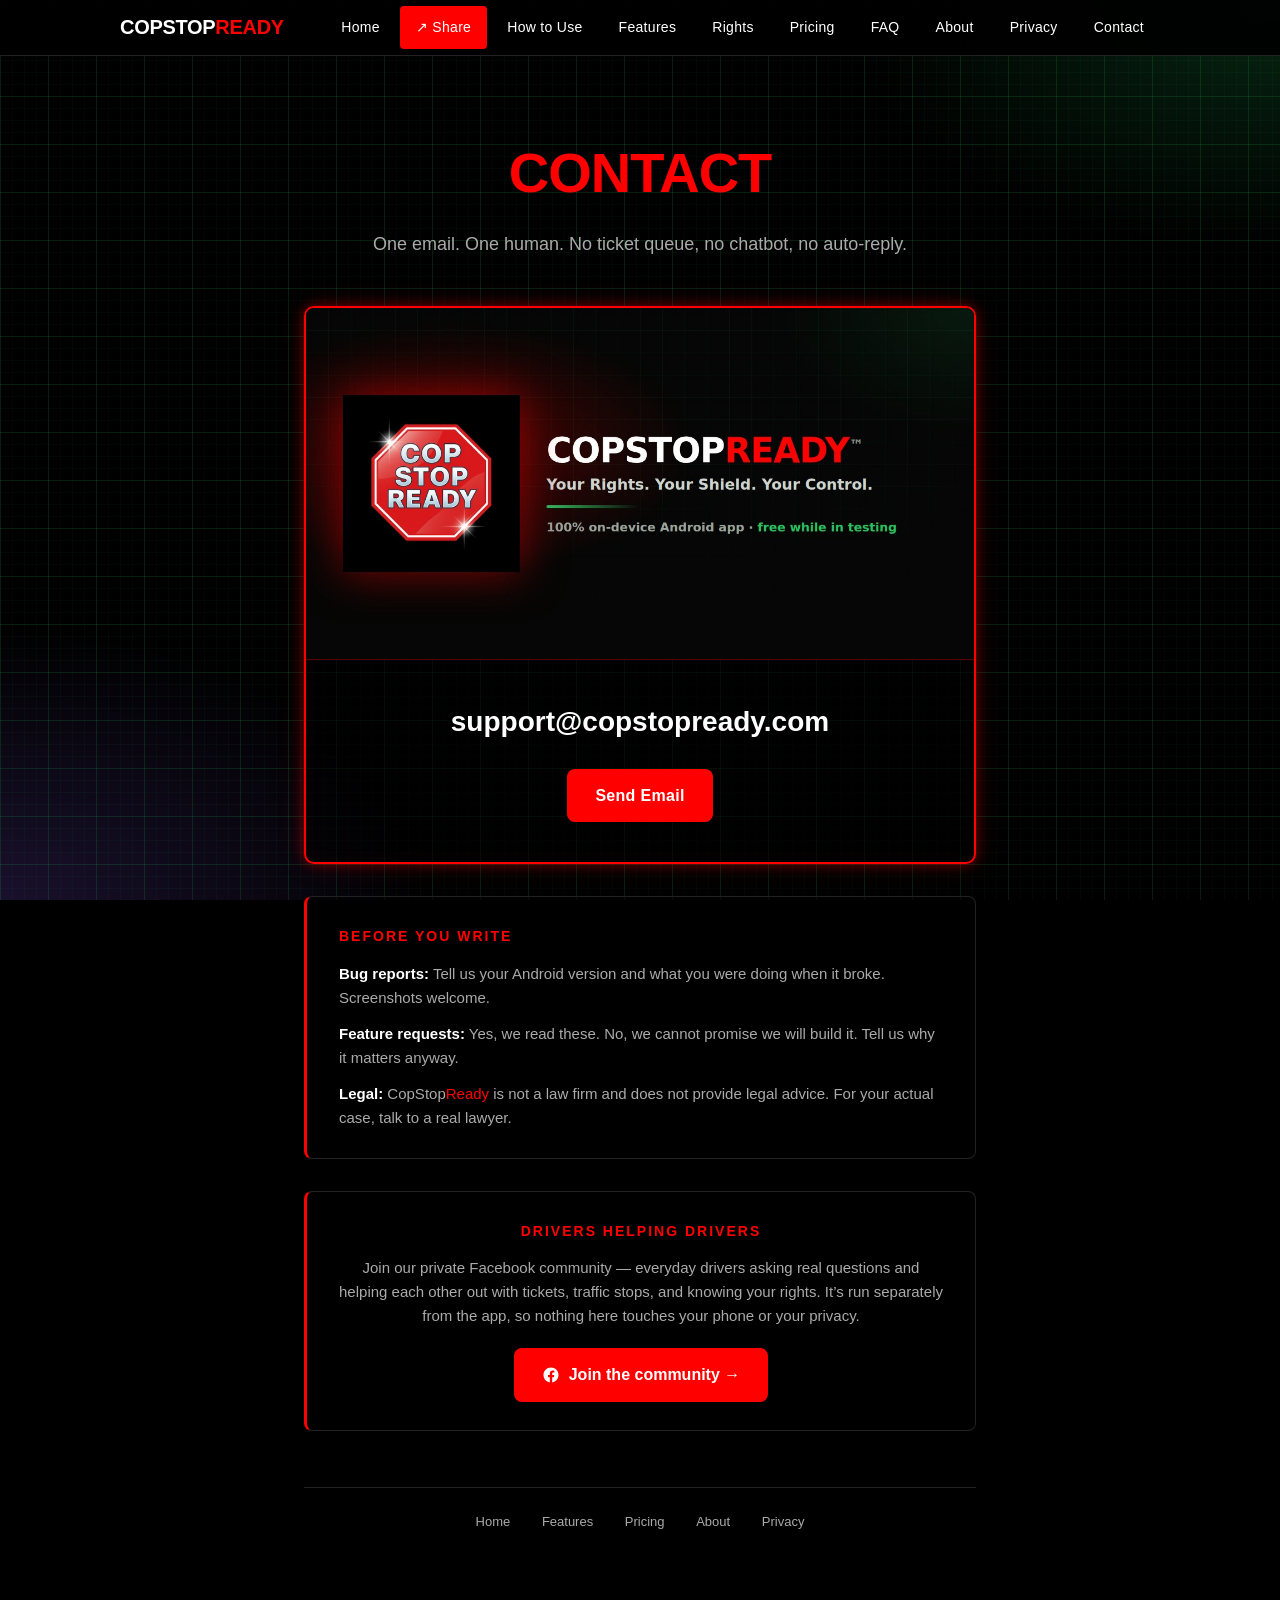
<file: contact/index.html>
<!DOCTYPE html>
<html lang="en">
<head>
  <meta charset="UTF-8">
  <meta name="viewport" content="width=device-width, initial-scale=1.0">
  <meta name="description" content="Contact CopStopReady support. Email us at support@copstopready.com.">
  <title>Contact - CopStopReady</title>
  <link rel="stylesheet" href="/nav.css">
  <script src="/nav.js" defer></script>
  <style>
    * { box-sizing: border-box; margin: 0; padding: 0; }
    html, body {
      color: var(--csr-fg);
      font-family: -apple-system, BlinkMacSystemFont, "Segoe UI", Roboto, "Helvetica Neue", Arial, sans-serif;
      -webkit-font-smoothing: antialiased;
      line-height: 1.6;
    }
    .glowfield {
      position: fixed; inset: 0; z-index: -1; pointer-events: none;
      background:
        radial-gradient(55% 40% at 50% -5%, rgba(255,0,0,.16), transparent 60%),
        radial-gradient(45% 40% at 100% 0%, rgba(34,197,94,.08), transparent 60%);
    }
    main {
      max-width: 720px;
      margin: 0 auto;
      padding: 48px 20px 96px;
    }
    .page-header { text-align: center; margin-bottom: 48px; }
    .page-header h1 {
      font-size: 40px;
      font-weight: 700;
      letter-spacing: -1px;
      margin-bottom: 12px;
    }
    .page-header h1 .accent { color: var(--csr-accent); }
    .page-header p {
      font-size: 16px;
      color: var(--csr-fg-dim);
      max-width: 600px;
      margin: 0 auto;
    }
    .contact-card {
      background: rgba(0, 0, 0, 0.55);
      border: 2px solid var(--csr-accent);
      border-radius: 10px;
      padding: 0;
      overflow: hidden;
      text-align: center;
      box-shadow:
        0 0 12px rgba(255, 0, 0, 0.35),
        0 0 28px rgba(255, 0, 0, 0.18),
        inset 0 0 18px rgba(255, 0, 0, 0.06);
    }
    .contact-card .label {
      font-size: 12px;
      font-weight: 700;
      text-transform: uppercase;
      letter-spacing: 3px;
      color: var(--csr-accent);
      margin-bottom: 16px;
    }
    .contact-card .email {
      font-size: 22px;
      font-weight: 700;
      color: var(--csr-fg);
      word-break: break-all;
      margin-bottom: 24px;
    }
    .contact-card .email-btn {
      display: inline-block;
      background: var(--csr-accent);
      color: #fff;
      font-weight: 700;
      font-size: 16px;
      letter-spacing: 0.3px;
      padding: 14px 28px;
      border-radius: 8px;
      text-decoration: none;
      transition: background 0.15s ease, transform 0.05s ease;
    }
    .contact-card .email-btn:hover { background: var(--csr-accent-hover); }
    .contact-card .email-btn:active { transform: translateY(1px); }
    .contact-hero { display: block; width: 100%; height: auto; border-bottom: 1px solid rgba(255,0,0,0.35); }
    .contact-body { padding: 30px 28px; }
    .info {
      margin-top: 32px;
      background: rgba(0, 0, 0, 0.55);
      border: 1px solid var(--csr-border);
      border-left: 3px solid var(--csr-accent);
      border-radius: 8px;
      padding: 24px 24px;
    }
    .info h2 {
      font-size: 14px;
      font-weight: 700;
      text-transform: uppercase;
      letter-spacing: 2px;
      color: var(--csr-accent);
      margin-bottom: 14px;
    }
    .info p {
      color: var(--csr-fg-dim);
      font-size: 15px;
      margin-bottom: 12px;
    }
    .info p:last-child { margin-bottom: 0; }
    .info p strong { color: var(--csr-fg); font-weight: 600; }
    .footer-nav {
      margin-top: 56px;
      padding-top: 24px;
      border-top: 1px solid var(--csr-border);
      font-size: 13px;
      color: var(--csr-fg-mute);
      text-align: center;
    }
    .footer-nav a {
      color: var(--csr-fg-dim);
      text-decoration: none;
      margin: 0 14px;
    }
    .footer-nav a:hover { color: var(--csr-accent); }
    @media (min-width: 768px) {
      main { padding: 72px 24px 96px; }
      .page-header h1 { font-size: 56px; }
      .page-header p { font-size: 18px; }
      .contact-body { padding: 40px 40px; }
      .contact-card .email { font-size: 28px; }
      .info { padding: 28px 32px; }
    }
  </style>
  <link rel="icon" type="image/png" href="/favicon.png">
  <link rel="apple-touch-icon" href="/apple-touch-icon.png">
  <meta property="og:type" content="website">
  <meta property="og:site_name" content="CopStopReady">
  <meta property="og:title" content="Contact - CopStopReady">
  <meta property="og:description" content="Contact CopStopReady support. Email us at support@copstopready.com.">
  <meta property="og:url" content="https://copstopready.com/contact/">
  <meta property="og:image" content="https://copstopready.com/img/og.jpg">
  <meta property="og:image:width" content="1200">
  <meta property="og:image:height" content="630">
  <meta name="twitter:card" content="summary_large_image">
  <meta name="twitter:title" content="Contact - CopStopReady">
  <meta name="twitter:description" content="Contact CopStopReady support. Email us at support@copstopready.com.">
  <meta name="twitter:image" content="https://copstopready.com/img/og.jpg">
</head>
<body>
  <div class="glowfield"></div>
  <nav id="csr-nav"></nav>

  <main>
    <div class="page-header">
      <h1><span class="accent">CONTACT</span></h1>
      <p>One email. One human. No ticket queue, no chatbot, no auto-reply.</p>
    </div>

    <div class="contact-card">
      <img class="contact-hero" src="/img/og.jpg" alt="CopStopReady — Your Rights. Your Shield. Your Control.">
      <div class="contact-body">
        <div class="email">support@copstopready.com</div>
        <a href="mailto:support@copstopready.com?subject=CopStopReady%20Support" class="email-btn">Send Email</a>
      </div>
    </div>

    <div class="info">
      <h2>Before you write</h2>
      <p><strong>Bug reports:</strong> Tell us your Android version and what you were doing when it broke. Screenshots welcome.</p>
      <p><strong>Feature requests:</strong> Yes, we read these. No, we cannot promise we will build it. Tell us why it matters anyway.</p>
      <p><strong>Legal:</strong> CopStop<span style="color:var(--csr-accent)">Ready</span> is not a law firm and does not provide legal advice. For your actual case, talk to a real lawyer.</p>
    </div>

    <div class="info" style="text-align:center;">
      <h2>Drivers helping drivers</h2>
      <p style="margin-bottom:20px;">Join our private Facebook community &mdash; everyday drivers asking real questions and helping each other out with tickets, traffic stops, and knowing your rights. It&rsquo;s run separately from the app, so nothing here touches your phone or your privacy.</p>
      <a href="https://www.facebook.com/groups/1964012004300071" target="_blank" rel="noopener" style="display:inline-flex;align-items:center;gap:9px;background:var(--csr-accent);color:#fff;font-weight:700;font-size:16px;padding:14px 28px;border-radius:8px;text-decoration:none;"><svg width="18" height="18" viewBox="0 0 24 24" fill="#fff" aria-hidden="true"><path d="M22 12.06C22 6.5 17.52 2 12 2S2 6.5 2 12.06c0 5 3.66 9.15 8.44 9.94v-7.03H7.9v-2.9h2.54V9.85c0-2.51 1.49-3.9 3.78-3.9 1.09 0 2.24.2 2.24.2v2.46h-1.26c-1.24 0-1.63.77-1.63 1.56v1.87h2.78l-.44 2.9h-2.34V22c4.78-.79 8.44-4.94 8.44-9.94z"/></svg>Join the community &rarr;</a>
    </div>

    <div class="footer-nav">
      <a href="/">Home</a>
      <a href="/features/">Features</a>
      <a href="/pricing/">Pricing</a>
      <a href="/about/">About</a>
      <a href="/privacy/">Privacy</a>
    </div>
  </main>
</body>
</html>
</file>
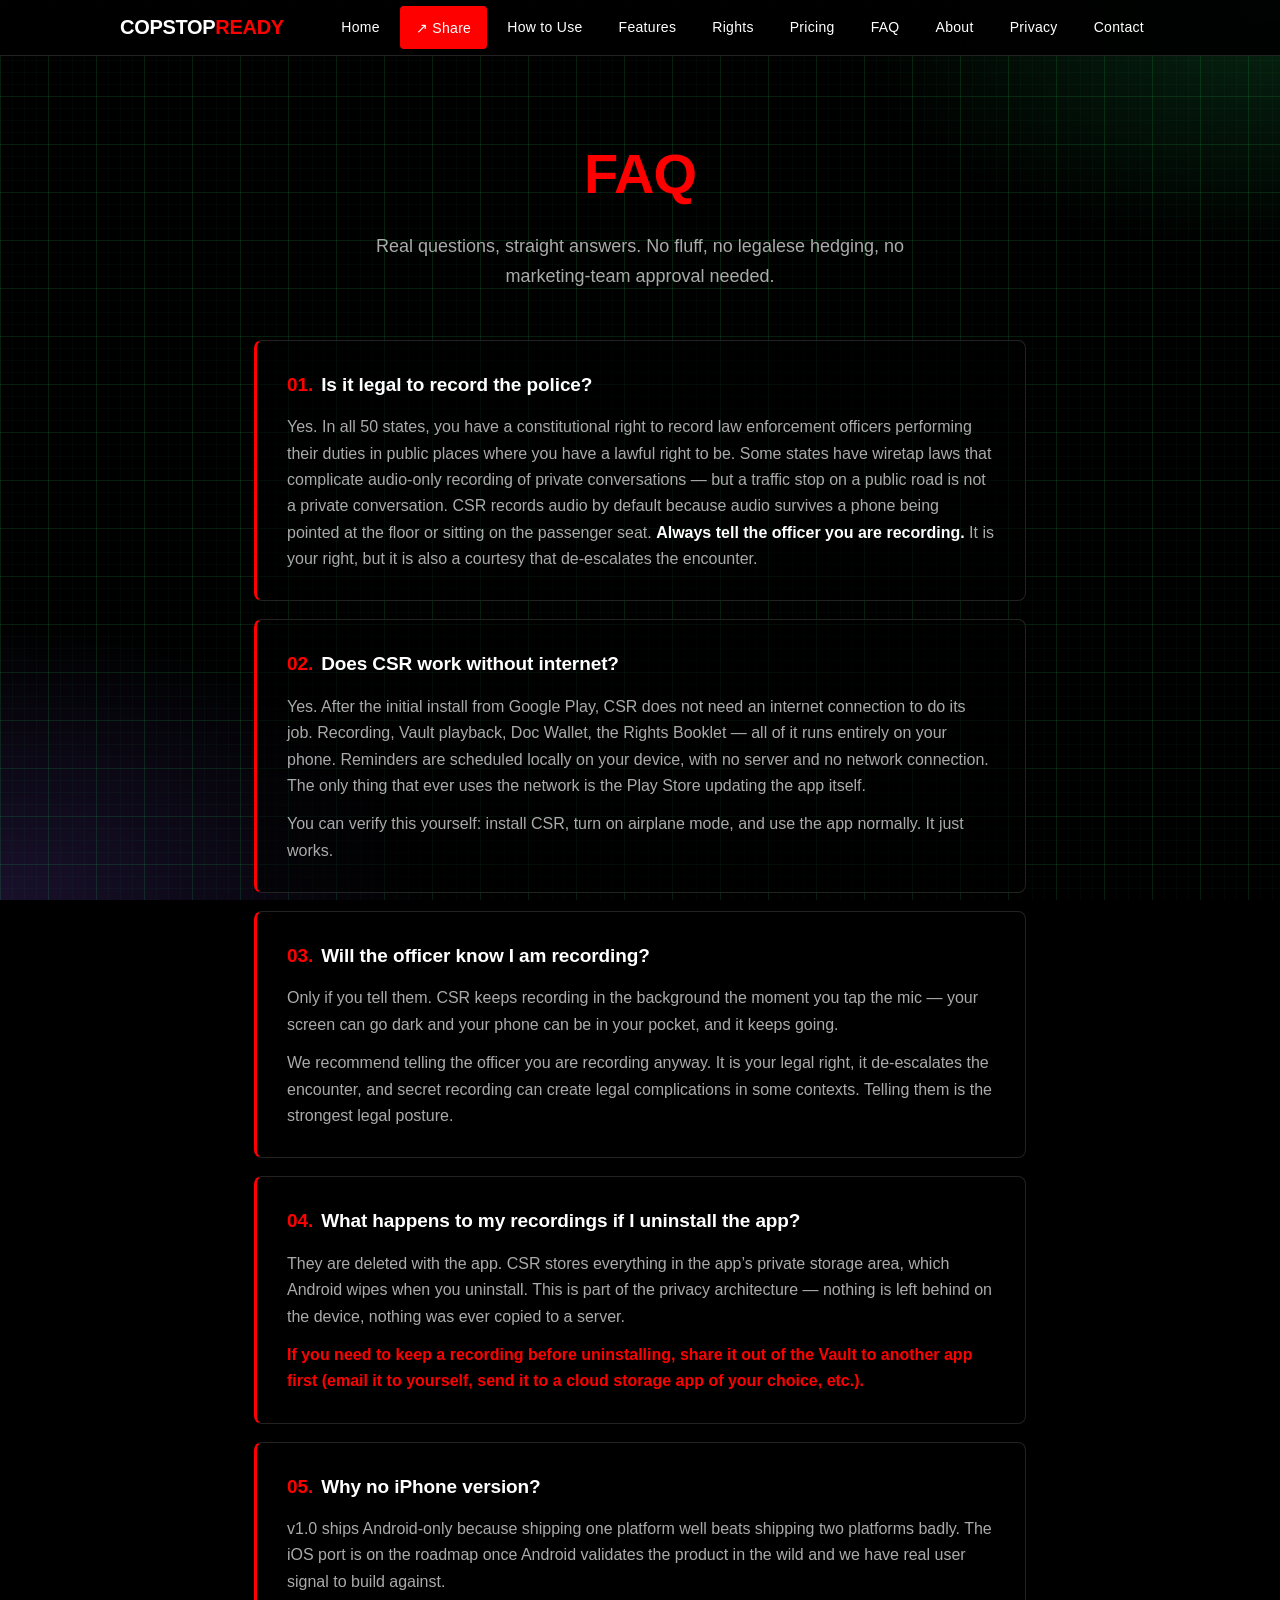
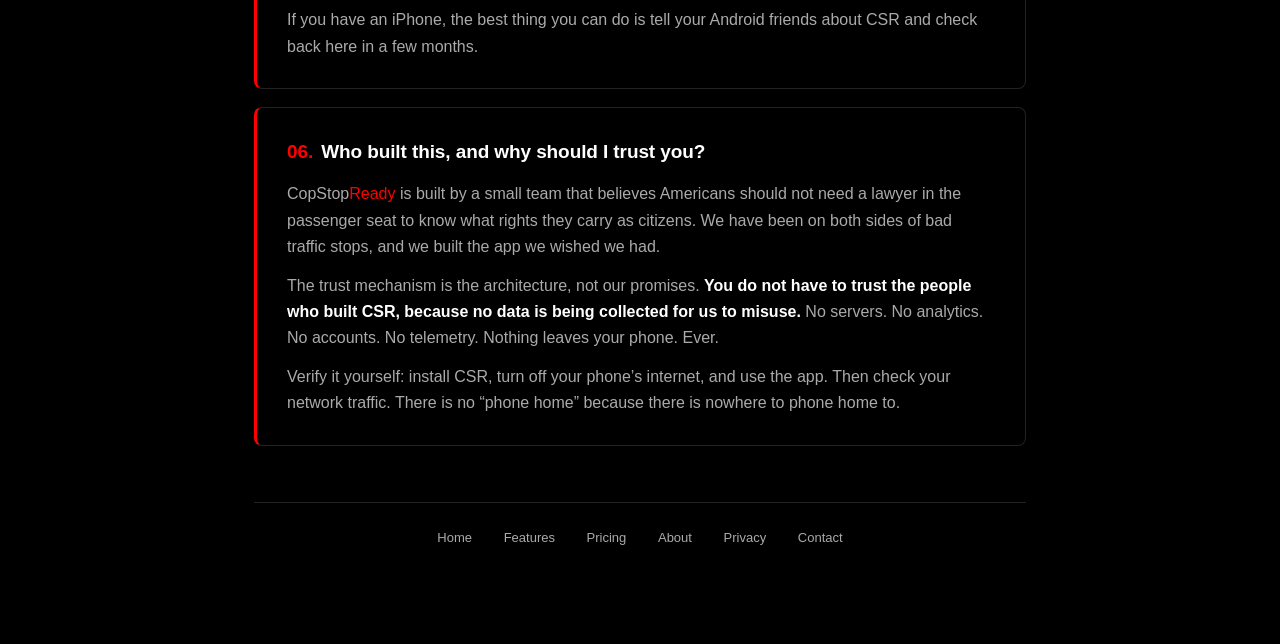
<file: faq/index.html>
<!DOCTYPE html>
<html lang="en">
<head>
  <meta charset="UTF-8">
  <meta name="viewport" content="width=device-width, initial-scale=1.0">
  <meta name="description" content="CopStopReady FAQ. Common questions about recording police, privacy, and how the app works.">
  <title>FAQ - CopStopReady</title>
  <link rel="stylesheet" href="/nav.css">
  <script src="/nav.js" defer></script>
  <style>
    * { box-sizing: border-box; margin: 0; padding: 0; }
    html, body {
      color: var(--csr-fg);
      font-family: -apple-system, BlinkMacSystemFont, "Segoe UI", Roboto, "Helvetica Neue", Arial, sans-serif;
      -webkit-font-smoothing: antialiased;
      line-height: 1.65;
    }
    main {
      max-width: 820px;
      margin: 0 auto;
      padding: 48px 20px 96px;
    }
    .page-header { text-align: center; margin-bottom: 48px; }
    .page-header h1 {
      font-size: 40px;
      font-weight: 700;
      letter-spacing: -1px;
      margin-bottom: 12px;
    }
    .page-header h1 .accent { color: var(--csr-accent); }
    .page-header p {
      font-size: 16px;
      color: var(--csr-fg-dim);
      max-width: 600px;
      margin: 0 auto;
    }
    .faq-list {
      display: flex;
      flex-direction: column;
      gap: 18px;
    }
    .qa {
      background: rgba(0, 0, 0, 0.55);
      border: 1px solid var(--csr-border);
      border-left: 3px solid var(--csr-accent);
      border-radius: 8px;
      padding: 24px 24px;
    }
    .qa-question {
      font-size: 17px;
      font-weight: 700;
      color: var(--csr-fg);
      letter-spacing: -0.1px;
      margin-bottom: 14px;
    }
    .qa-question .num {
      display: inline-block;
      color: var(--csr-accent);
      font-weight: 700;
      margin-right: 8px;
    }
    .qa p {
      color: var(--csr-fg-dim);
      font-size: 15px;
      margin-bottom: 12px;
    }
    .qa p:last-child { margin-bottom: 0; }
    .qa p strong { color: var(--csr-fg); font-weight: 600; }
    .qa p.callout {
      color: var(--csr-accent);
      font-weight: 600;
    }
    .footer-nav {
      margin-top: 56px;
      padding-top: 24px;
      border-top: 1px solid var(--csr-border);
      font-size: 13px;
      color: var(--csr-fg-mute);
      text-align: center;
    }
    .footer-nav a {
      color: var(--csr-fg-dim);
      text-decoration: none;
      margin: 0 14px;
    }
    .footer-nav a:hover { color: var(--csr-accent); }
    @media (min-width: 768px) {
      main { padding: 72px 24px 96px; }
      .page-header h1 { font-size: 56px; }
      .page-header p { font-size: 18px; }
      .qa { padding: 28px 30px; }
      .qa-question { font-size: 19px; }
      .qa p { font-size: 16px; }
    }
  </style>
  <link rel="icon" type="image/png" href="/favicon.png">
  <link rel="apple-touch-icon" href="/apple-touch-icon.png">
  <meta property="og:type" content="website">
  <meta property="og:site_name" content="CopStopReady">
  <meta property="og:title" content="FAQ - CopStopReady">
  <meta property="og:description" content="CopStopReady FAQ. Common questions about recording police, privacy, and how the app works.">
  <meta property="og:url" content="https://copstopready.com/faq/">
  <meta property="og:image" content="https://copstopready.com/img/og.jpg">
  <meta property="og:image:width" content="1200">
  <meta property="og:image:height" content="630">
  <meta name="twitter:card" content="summary_large_image">
  <meta name="twitter:title" content="FAQ - CopStopReady">
  <meta name="twitter:description" content="CopStopReady FAQ. Common questions about recording police, privacy, and how the app works.">
  <meta name="twitter:image" content="https://copstopready.com/img/og.jpg">
</head>
<body>
  <nav id="csr-nav"></nav>

  <main>
    <div class="page-header">
      <h1><span class="accent">FAQ</span></h1>
      <p>Real questions, straight answers. No fluff, no legalese hedging, no marketing-team approval needed.</p>
    </div>

    <div class="faq-list">

      <div class="qa">
        <div class="qa-question"><span class="num">01.</span>Is it legal to record the police?</div>
        <p>Yes. In all 50 states, you have a constitutional right to record law enforcement officers performing their duties in public places where you have a lawful right to be. Some states have wiretap laws that complicate audio-only recording of private conversations — but a traffic stop on a public road is not a private conversation. CSR records audio by default because audio survives a phone being pointed at the floor or sitting on the passenger seat. <strong>Always tell the officer you are recording.</strong> It is your right, but it is also a courtesy that de-escalates the encounter.</p>
      </div>

      <div class="qa">
        <div class="qa-question"><span class="num">02.</span>Does CSR work without internet?</div>
        <p>Yes. After the initial install from Google Play, CSR does not need an internet connection to do its job. Recording, Vault playback, Doc Wallet, the Rights Booklet — all of it runs entirely on your phone. Reminders are scheduled locally on your device, with no server and no network connection. The only thing that ever uses the network is the Play Store updating the app itself.</p>
        <p>You can verify this yourself: install CSR, turn on airplane mode, and use the app normally. It just works.</p>
      </div>

      <div class="qa">
        <div class="qa-question"><span class="num">03.</span>Will the officer know I am recording?</div>
        <p>Only if you tell them. CSR keeps recording in the background the moment you tap the mic — your screen can go dark and your phone can be in your pocket, and it keeps going.</p>
        <p>We recommend telling the officer you are recording anyway. It is your legal right, it de-escalates the encounter, and secret recording can create legal complications in some contexts. Telling them is the strongest legal posture.</p>
      </div>

      <div class="qa">
        <div class="qa-question"><span class="num">04.</span>What happens to my recordings if I uninstall the app?</div>
        <p>They are deleted with the app. CSR stores everything in the app’s private storage area, which Android wipes when you uninstall. This is part of the privacy architecture — nothing is left behind on the device, nothing was ever copied to a server.</p>
        <p class="callout">If you need to keep a recording before uninstalling, share it out of the Vault to another app first (email it to yourself, send it to a cloud storage app of your choice, etc.).</p>
      </div>

      <div class="qa">
        <div class="qa-question"><span class="num">05.</span>Why no iPhone version?</div>
        <p>v1.0 ships Android-only because shipping one platform well beats shipping two platforms badly. The iOS port is on the roadmap once Android validates the product in the wild and we have real user signal to build against.</p>
        <p>If you have an iPhone, the best thing you can do is tell your Android friends about CSR and check back here in a few months.</p>
      </div>

      <div class="qa">
        <div class="qa-question"><span class="num">06.</span>Who built this, and why should I trust you?</div>
        <p>CopStop<span style="color:var(--csr-accent)">Ready</span> is built by a small team that believes Americans should not need a lawyer in the passenger seat to know what rights they carry as citizens. We have been on both sides of bad traffic stops, and we built the app we wished we had.</p>
        <p>The trust mechanism is the architecture, not our promises. <strong>You do not have to trust the people who built CSR, because no data is being collected for us to misuse.</strong> No servers. No analytics. No accounts. No telemetry. Nothing leaves your phone. Ever.</p>
        <p>Verify it yourself: install CSR, turn off your phone’s internet, and use the app. Then check your network traffic. There is no &ldquo;phone home&rdquo; because there is nowhere to phone home to.</p>
      </div>

    </div>

    <div class="footer-nav">
      <a href="/">Home</a>
      <a href="/features/">Features</a>
      <a href="/pricing/">Pricing</a>
      <a href="/about/">About</a>
      <a href="/privacy/">Privacy</a>
      <a href="/contact/">Contact</a>
    </div>
  </main>
</body>
</html>
</file>
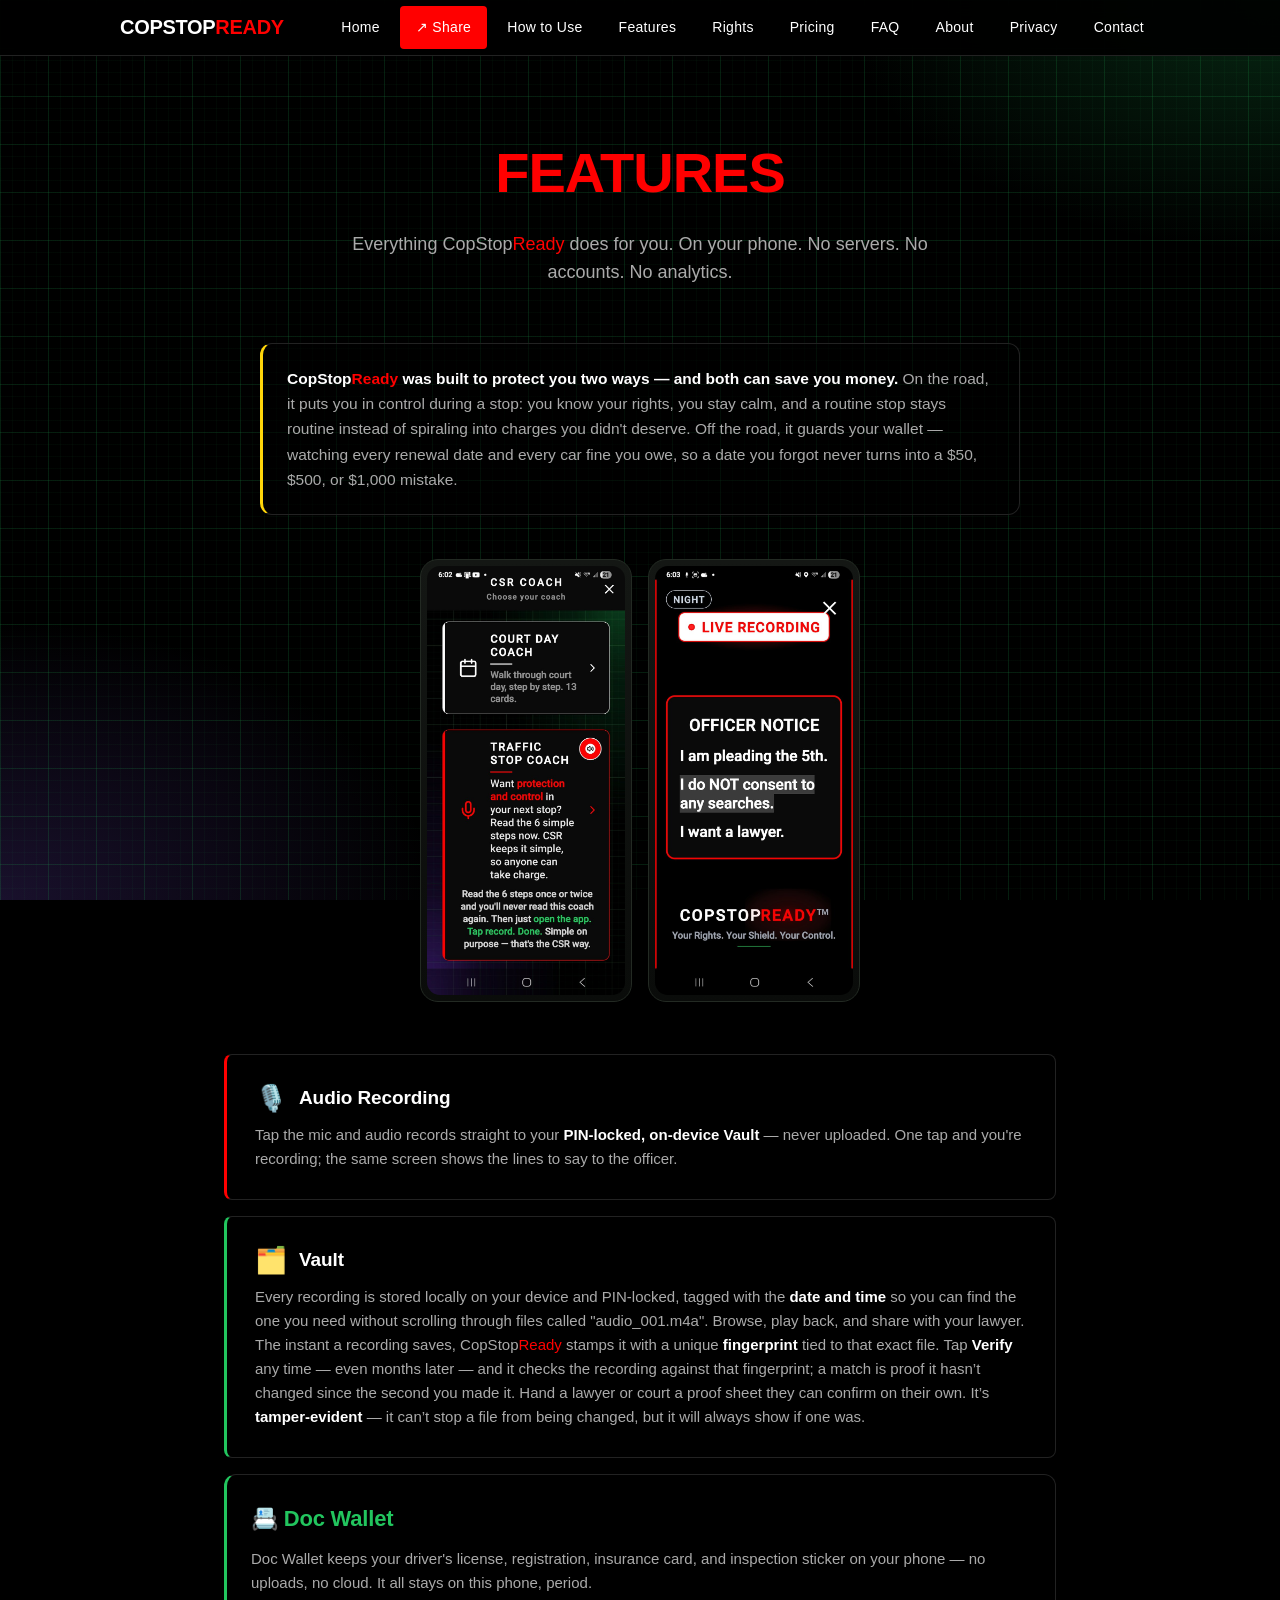
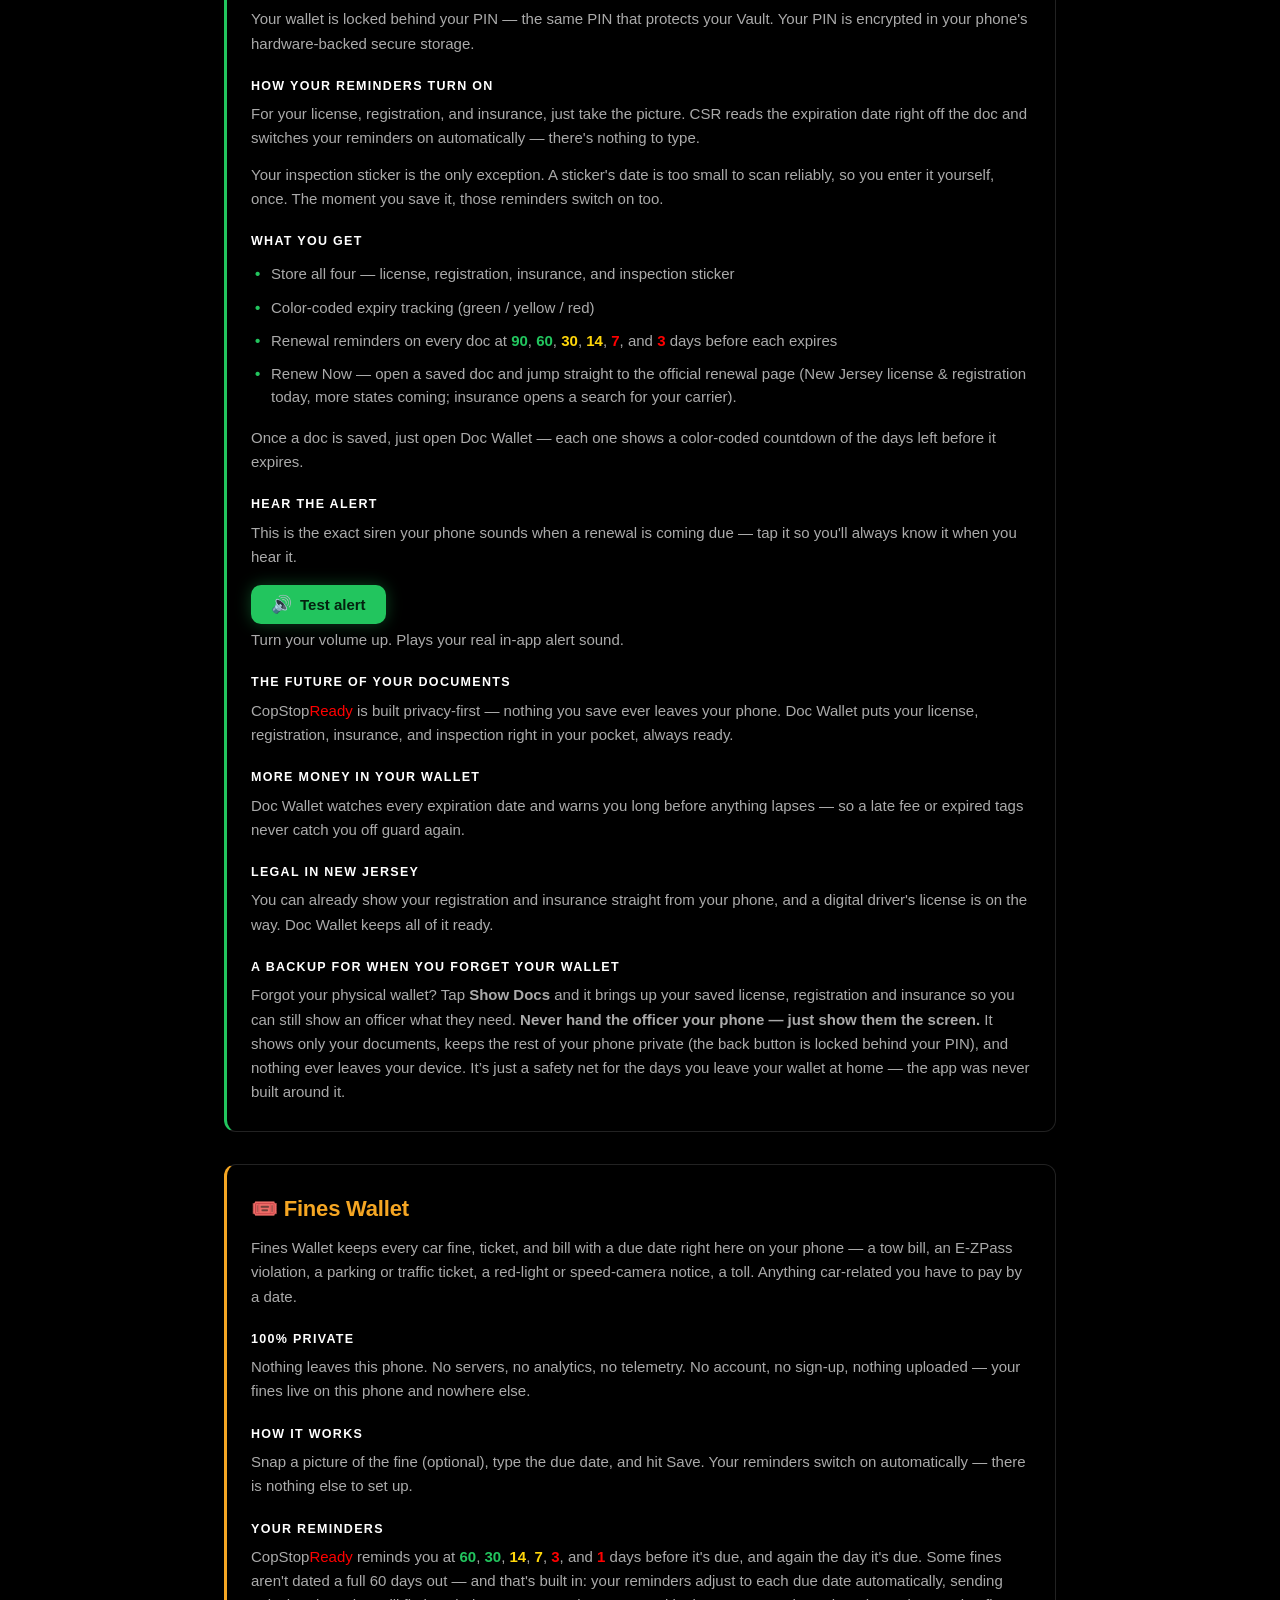
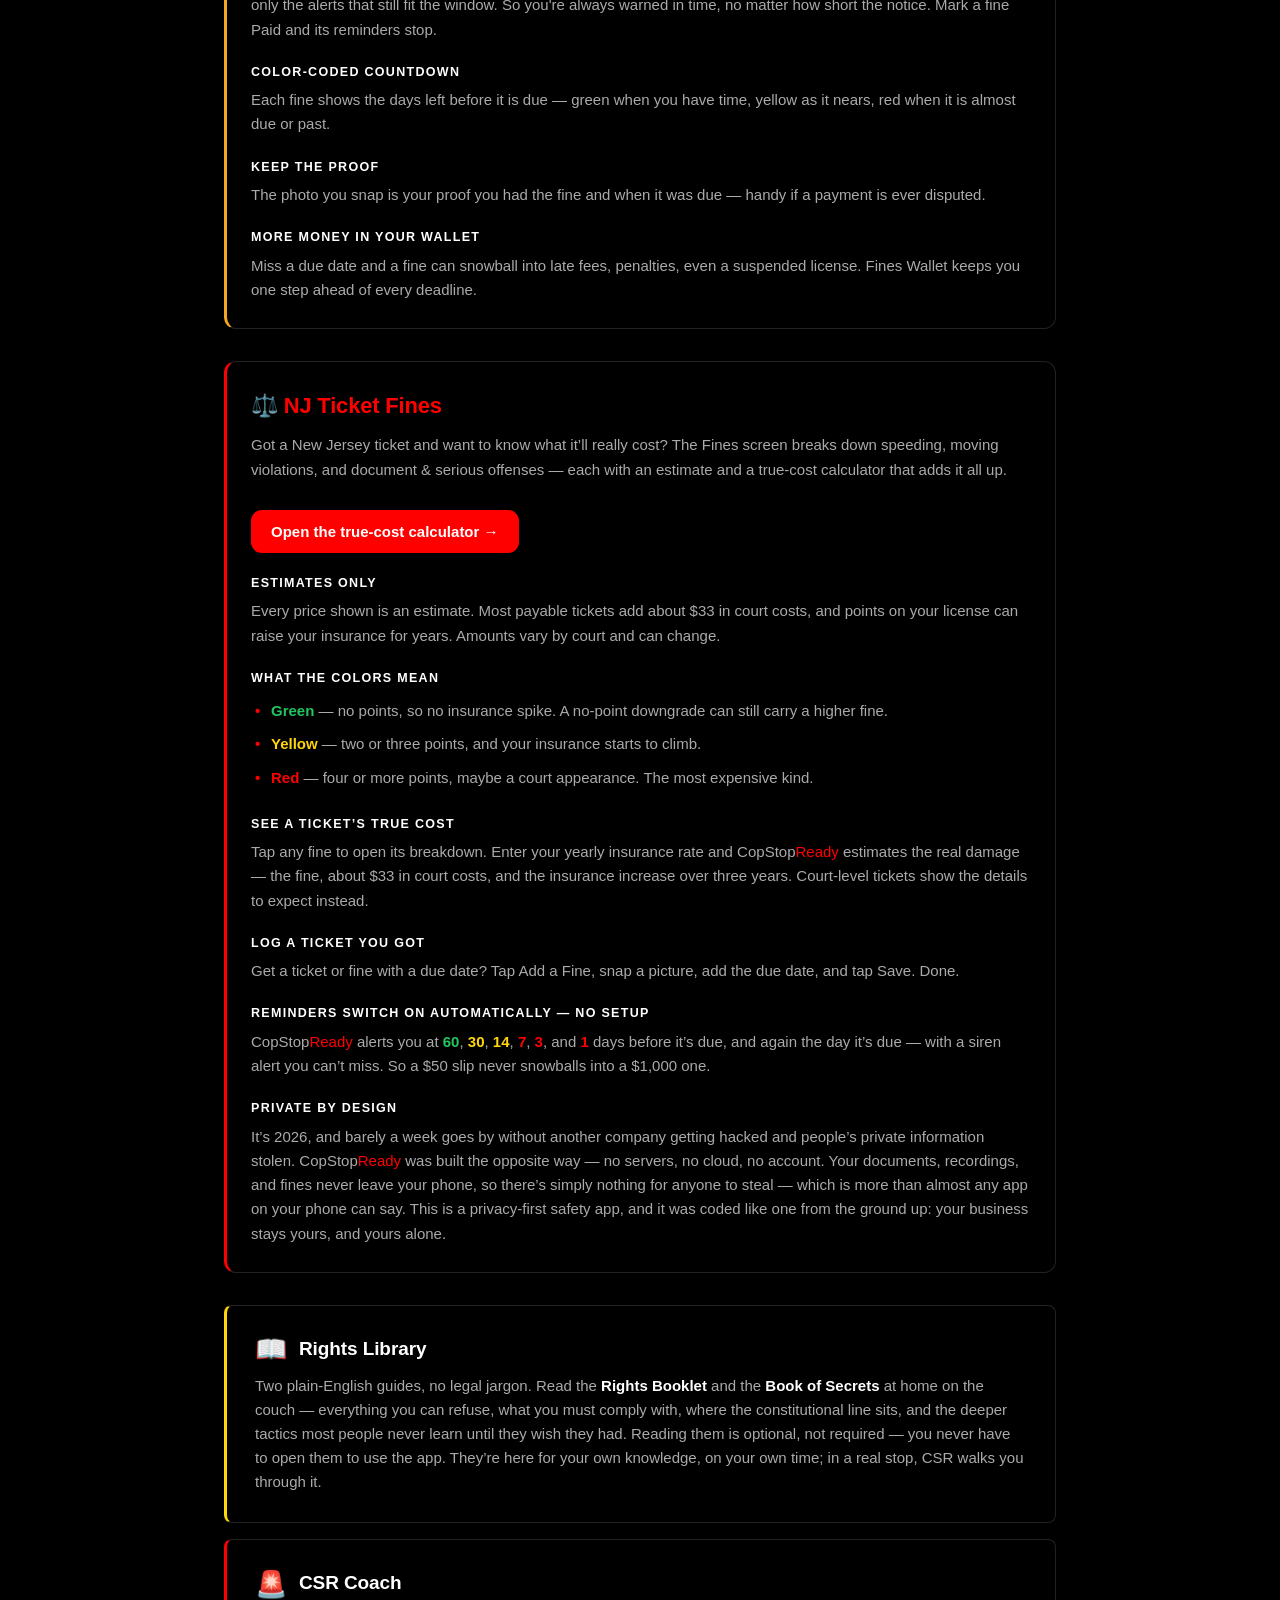
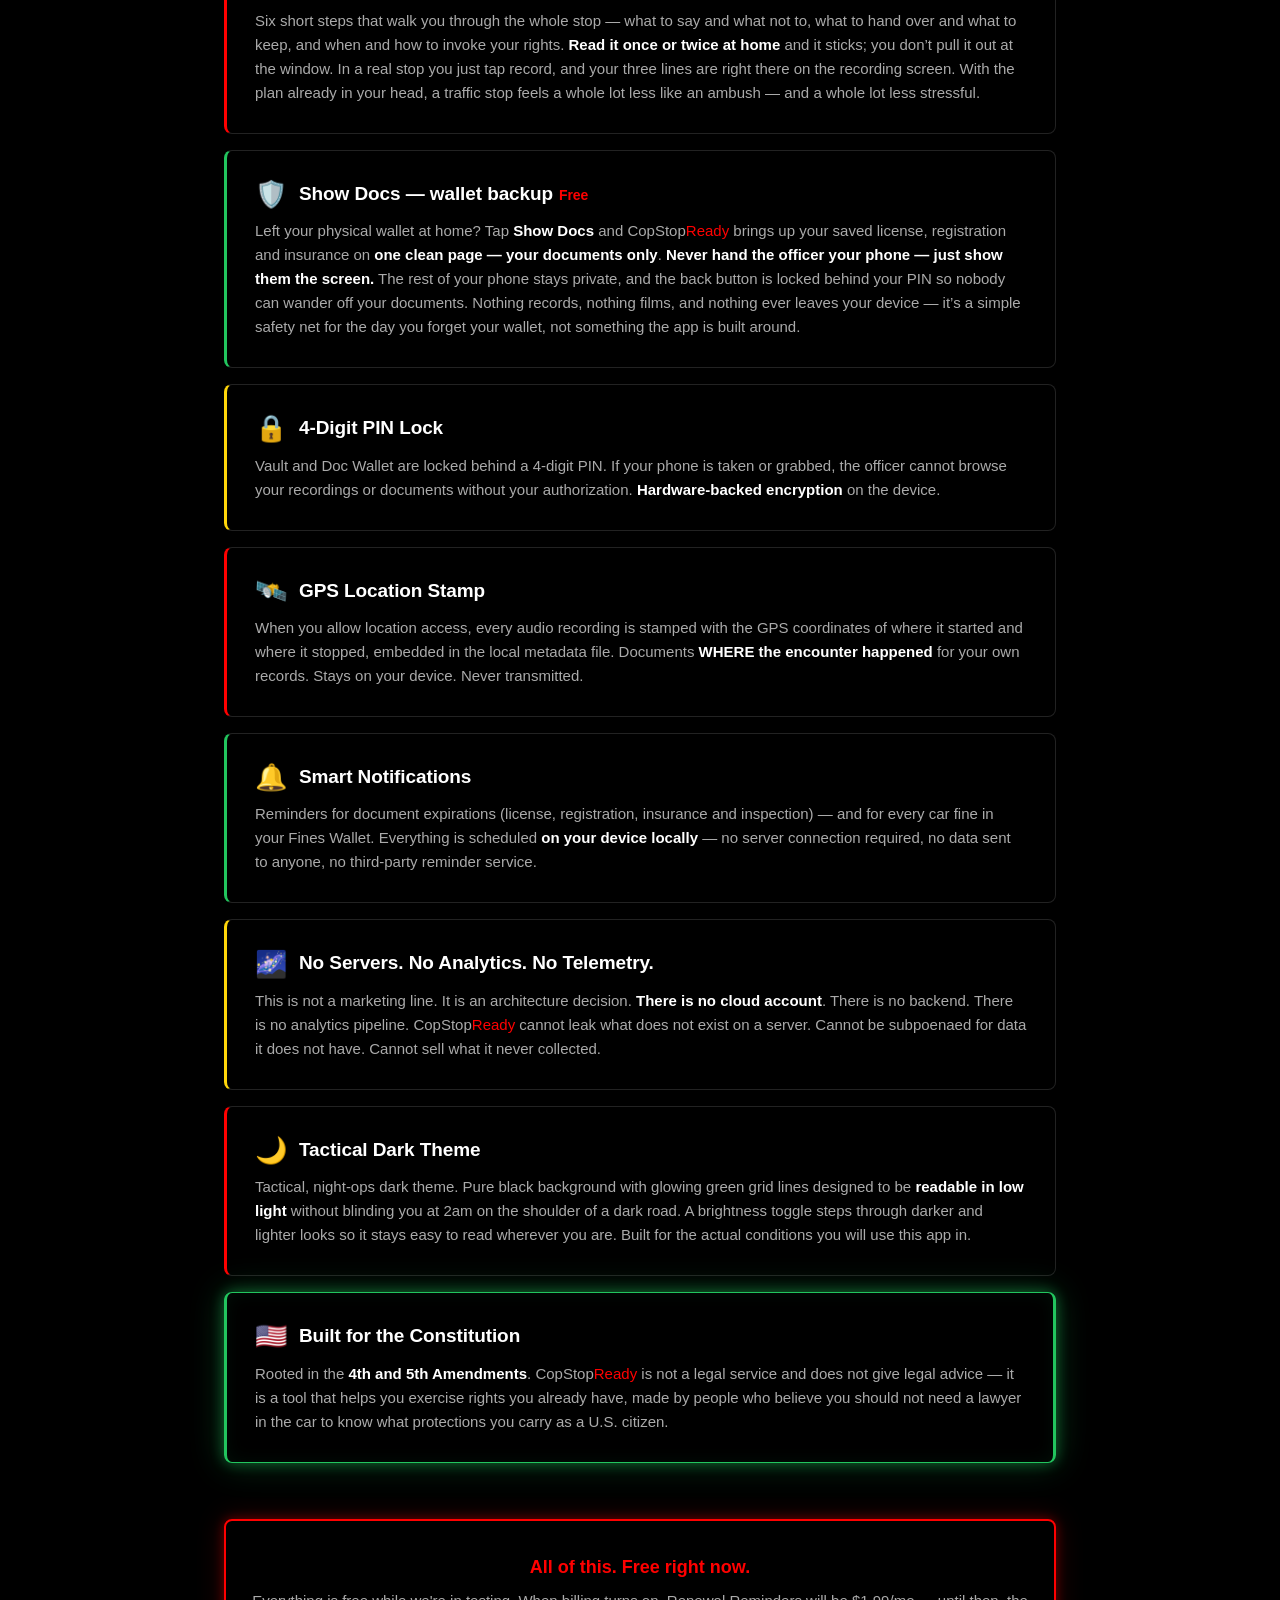
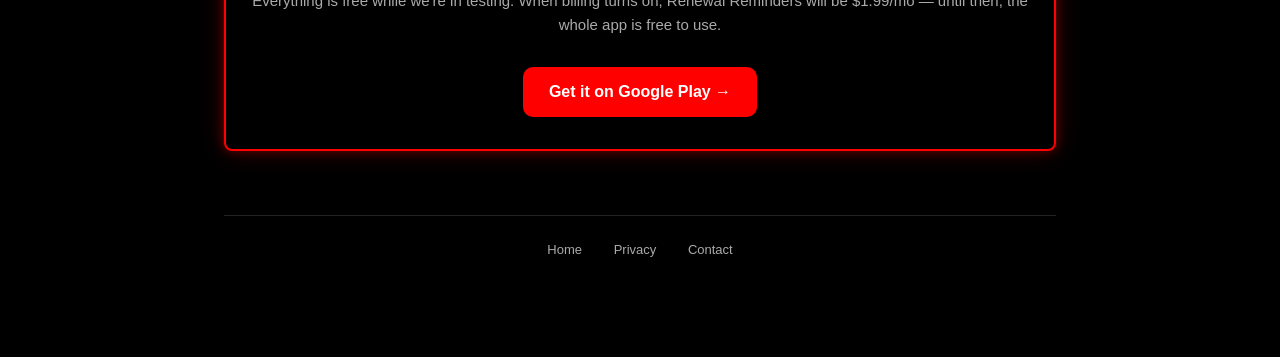
<file: features/index.html>
<!DOCTYPE html>
<html lang="en">
<head>
  <meta charset="UTF-8">
  <meta name="viewport" content="width=device-width, initial-scale=1.0">
  <meta name="description" content="Everything CopStopReady does. Audio recording, Doc Wallet, Rights Booklet, CSR Coach, and more.">
  <title>Features - CopStopReady</title>
  <link rel="stylesheet" href="/nav.css">
  <script src="/nav.js" defer></script>
  <style>
    * { box-sizing: border-box; margin: 0; padding: 0; }
    html, body {
      color: var(--csr-fg);
      font-family: -apple-system, BlinkMacSystemFont, "Segoe UI", Roboto, "Helvetica Neue", Arial, sans-serif;
      -webkit-font-smoothing: antialiased;
      line-height: 1.6;
    }
    main {
      max-width: 880px;
      margin: 0 auto;
      padding: 48px 20px 96px;
    }
    .page-header {
      text-align: center;
      margin-bottom: 56px;
    }
    .page-header h1 {
      font-size: 40px;
      font-weight: 700;
      letter-spacing: -1px;
      margin-bottom: 12px;
    }
    .page-header h1 .accent { color: var(--csr-accent); }
    .page-header p {
      font-size: 16px;
      color: var(--csr-fg-dim);
      max-width: 600px;
      margin: 0 auto;
    }
    .glowfield {
      position: fixed; inset: 0; z-index: -1; pointer-events: none;
      background:
        radial-gradient(55% 40% at 50% -5%, rgba(255,0,0,.18), transparent 60%),
        radial-gradient(45% 40% at 100% 0%, rgba(34,197,94,.09), transparent 60%);
    }
    .shots {
      display: grid; grid-template-columns: repeat(2, 1fr); gap: 16px;
      max-width: 440px; margin: 0 auto 52px;
    }
    .shots .shot {
      background: linear-gradient(#141714, #0a0c0a); border: 1px solid #232a23;
      border-radius: 18px; padding: 6px;
    }
    .shots .shot img { width: 100%; height: auto; display: block; border-radius: 13px; }
    @media (max-width: 560px) { .shots { grid-template-columns: 1fr 1fr; } }
    .showcase {
      display: grid; grid-template-columns: 300px 1fr; gap: 32px; align-items: center;
      background: rgba(0,0,0,.55); border: 1px solid var(--csr-border); border-left: 3px solid #ffd60a;
      border-radius: 12px; padding: 28px; margin-bottom: 44px;
    }
    .showcase .sc-phone { background: linear-gradient(#141714,#0a0c0a); border: 1px solid #232a23; border-radius: 20px; padding: 7px; }
    .showcase .sc-phone img { width: 100%; height: auto; display: block; border-radius: 14px; }
    .showcase h2 { font-size: 24px; font-weight: 800; margin-bottom: 12px; letter-spacing: -0.3px; }
    .showcase h2 .accent { color: #ffd60a; }
    .showcase p { color: var(--csr-fg-dim); font-size: 15.5px; margin-bottom: 12px; }
    .showcase p:last-child { margin-bottom: 0; }
    .showcase p strong { color: var(--csr-fg); font-weight: 600; }
    .showcase .big { color: #ffd60a; font-weight: 800; }
    @media (max-width: 640px) { .showcase { grid-template-columns: 1fr; text-align: center; padding: 24px; } .showcase .sc-phone { max-width: 250px; margin: 0 auto; } }
    .features-list {
      display: flex;
      flex-direction: column;
      gap: 16px;
    }
    /* multi-color accent cycle so it isn't all red */
    .feature:nth-child(3n+2) { border-left-color: #22c55e; }
    .feature:nth-child(3n)   { border-left-color: #ffd60a; }
    .feature {
      background: rgba(0, 0, 0, 0.55);
      border: 1px solid var(--csr-border);
      border-left: 3px solid var(--csr-accent);
      border-radius: 8px;
      padding: 24px 22px;
      transition: border-color 0.2s ease, transform 0.1s ease;
    }
    .feature:hover {
      border-color: var(--csr-accent);
    }
    .feature.con {
      border-left: 3px solid #22c55e;
      border-right: 3px solid #22c55e;
      border-top: 1px solid #22c55e;
      border-bottom: 1px solid #22c55e;
      box-shadow: 0 0 14px rgba(34,197,94,.45), 0 0 34px rgba(34,197,94,.28), inset 0 0 18px rgba(34,197,94,.07);
    }
    .feature.con:hover { border-color: #22c55e; }
    .feature-head {
      display: flex;
      align-items: center;
      gap: 12px;
      margin-bottom: 10px;
    }
    .feature-icon {
      font-size: 26px;
      line-height: 1;
      flex-shrink: 0;
    }
    .feature-name {
      font-size: 18px;
      font-weight: 700;
      letter-spacing: -0.1px;
    }
    .feature-price {
      color: var(--csr-accent);
      font-size: 14px;
      font-weight: 600;
      margin-left: 6px;
    }
    .feature p {
      color: var(--csr-fg-dim);
      font-size: 15px;
    }
    .feature p strong { color: var(--csr-fg); font-weight: 600; }
    .cta-section {
      margin-top: 56px;
      text-align: center;
      padding: 32px 20px;
      background: rgba(0, 0, 0, 0.55);
      border: 2px solid var(--csr-accent);
      border-radius: 8px;
      box-shadow:
        0 0 12px rgba(255, 0, 0, 0.35),
        0 0 28px rgba(255, 0, 0, 0.18);
    }
    .cta-section p {
      font-size: 15px;
      color: var(--csr-fg-dim);
      margin-bottom: 14px;
    }
    .cta-section .cta-headline {
      color: var(--csr-accent);
      font-weight: 700;
      font-size: 18px;
      margin-bottom: 8px;
    }
    .cta-section .cta-status {
      font-size: 13px;
      color: var(--csr-fg-mute);
      text-transform: uppercase;
      letter-spacing: 2px;
      margin-top: 16px;
    }
    .footer-nav {
      margin-top: 64px;
      padding-top: 24px;
      border-top: 1px solid var(--csr-border);
      font-size: 13px;
      color: var(--csr-fg-mute);
      text-align: center;
    }
    .footer-nav a {
      color: var(--csr-fg-dim);
      text-decoration: none;
      margin: 0 14px;
    }
    .footer-nav a:hover { color: var(--csr-accent); }
    @media (min-width: 768px) {
      main { padding: 72px 24px 96px; }
      .page-header h1 { font-size: 56px; }
      .page-header p { font-size: 18px; }
      .feature { padding: 28px 28px; }
      .feature-name { font-size: 19px; }
    }
    .twoways { background: rgba(0,0,0,.55); border: 1px solid var(--csr-border); border-left: 3px solid #ffd60a; border-radius: 12px; padding: 22px 24px; margin: 0 auto 44px; max-width: 760px; }
    .twoways p { color: var(--csr-fg-dim); font-size: 15.5px; line-height: 1.62; margin: 0; }
    .twoways strong { color: var(--csr-fg); }
    .walletbox { background: rgba(0,0,0,.55); border: 1px solid var(--csr-border); border-radius: 12px; padding: 26px 24px; margin-bottom: 16px; }
    .walletbox.doc { border-left: 3px solid #22C55E; }
    .walletbox.fines { border-left: 3px solid #F5A623; }
    .walletbox h3 { font-size: 22px; font-weight: 800; letter-spacing: -0.2px; margin-bottom: 10px; }
    .walletbox.doc h3 { color: #22C55E; }
    .walletbox.fines h3 { color: #F5A623; }
    .walletbox p { color: var(--csr-fg-dim); font-size: 15px; line-height: 1.62; margin: 0 0 12px; }
    .walletbox p:last-child { margin-bottom: 0; }
    .walletbox .lbl { color: var(--csr-fg); font-weight: 700; font-size: 12.5px; text-transform: uppercase; letter-spacing: 1.3px; margin: 20px 0 6px; }
    .walletbox ul { list-style: none; padding: 0; margin: 0 0 12px; }
    .walletbox li { color: var(--csr-fg-dim); font-size: 15px; line-height: 1.55; padding: 5px 0 5px 20px; position: relative; }
    .walletbox li::before { content: "\2022"; position: absolute; left: 4px; font-weight: 700; }
    .walletbox.doc li::before { color: #22C55E; }
    .walletbox.fines li::before { color: #F5A623; }
    .walletbox.njfines { border-left: 3px solid var(--csr-accent); }
    .walletbox.njfines h3 { color: var(--csr-accent); }
    .walletbox.njfines li::before { color: var(--csr-accent); }
    .day-g { color: #22c55e; font-weight: 700; }
    .day-y { color: #ffd60a; font-weight: 700; }
    .day-r { color: var(--csr-accent); font-weight: 700; }
    /* NJ Ticket Fines — interactive true-cost calculator */
    .njf-open { display:inline-flex; align-items:center; gap:8px; margin-top:16px; background:var(--csr-accent); color:#fff; font-weight:800; font-size:15px; border:0; border-radius:11px; padding:13px 20px; cursor:pointer; }
    .njf-open:hover { box-shadow:0 10px 30px rgba(255,0,0,.35); transform:translateY(-1px); }
    .njf-overlay { position:fixed; inset:0; z-index:1000; background:rgba(0,0,0,.85); overflow-y:auto; display:none; padding:24px 14px 60px; }
    .njf-overlay.open { display:block; }
    .njf-sheet { max-width:640px; margin:0 auto; background:#0a0c0a; border:1px solid #232a23; border-radius:16px; padding:20px 18px 26px; }
    .njf-x { float:right; background:none; border:1px solid #333; color:#bbb; border-radius:8px; width:34px; height:34px; font-size:18px; cursor:pointer; }
    .njf-h { font-size:22px; font-weight:900; color:var(--csr-accent); margin:2px 0 8px; }
    .njf-stripe { height:7px; border-radius:4px; background:linear-gradient(90deg,#22c55e,#ffd60a,#FF0000); margin:8px 0 14px; }
    .njf-disc { color:#9aa39a; font-size:12.5px; line-height:1.5; margin-bottom:14px; }
    .njf-legend { display:flex; gap:16px; margin-bottom:18px; flex-wrap:wrap; }
    .njf-leg { display:flex; align-items:center; gap:7px; color:#9aa39a; font-size:12.5px; }
    .njf-dot { width:10px; height:10px; border-radius:50%; }
    .njf-sec { margin-bottom:18px; }
    .njf-sec-h { font-size:13px; font-weight:800; letter-spacing:1px; color:#fff; background:rgba(34,197,94,.10); border:1px solid rgba(34,197,94,.3); border-radius:8px; padding:8px 12px; margin-bottom:8px; }
    .njf-row { width:100%; text-align:left; border:0; border-left:3px solid #22c55e; border-radius:8px; padding:12px 14px; margin-bottom:8px; cursor:pointer; display:flex; justify-content:space-between; align-items:center; gap:10px; }
    .njf-row .lbl { color:#fff; font-size:15px; font-weight:600; display:block; }
    .njf-row .sub { color:#8a938a; font-size:12px; display:block; margin-top:2px; }
    .njf-row .cta { color:#22c55e; font-size:11.5px; margin-top:5px; font-weight:700; display:block; }
    .njf-row .price { font-size:17px; font-weight:800; white-space:nowrap; display:block; text-align:right; }
    .njf-row .pts { font-size:11.5px; margin-top:2px; display:block; text-align:right; }
    .njf-note { color:#8a938a; font-size:12px; line-height:1.5; margin:2px 2px 4px; }
    .njf-calc { position:fixed; inset:0; z-index:1001; background:rgba(0,0,0,.8); display:none; align-items:center; justify-content:center; padding:18px; }
    .njf-calc.open { display:flex; }
    .njf-card { width:100%; max-width:400px; background:#0a0a0a; border:2px solid var(--csr-accent); border-radius:16px; padding:22px 20px; box-shadow:0 0 30px rgba(255,0,0,.25); }
    .njf-card .t { font-size:20px; font-weight:900; color:#fff; }
    .njf-card .c { font-size:13px; color:#9aa39a; margin:2px 0 14px; }
    .njf-mline { display:flex; justify-content:space-between; align-items:center; border-top:1px solid #222; border-bottom:1px solid #222; padding:10px 0; margin-bottom:14px; }
    .njf-mline .k { color:#22c55e; font-weight:700; font-size:14px; }
    .njf-mline .v { color:#22c55e; font-weight:800; font-size:18px; }
    .njf-il { color:#9aa39a; font-size:12px; font-weight:700; text-transform:uppercase; letter-spacing:1px; margin-bottom:6px; }
    .njf-inrow { display:flex; align-items:center; gap:8px; border:1px solid #444; border-radius:10px; padding:10px 12px; margin-bottom:14px; }
    .njf-inrow .d { color:#9aa39a; font-size:16px; }
    .njf-inrow input { flex:1; background:none; border:0; outline:none; color:#fff; font-size:18px; font-weight:700; min-width:0; }
    .njf-btn { width:100%; border:1px solid #22c55e; background:rgba(34,197,94,.06); color:#22c55e; font-weight:800; font-size:14px; letter-spacing:.5px; border-radius:11px; padding:13px; cursor:pointer; }
    .njf-reveal { text-align:center; padding:6px 0 2px; }
    .njf-reveal .rl { color:#9aa39a; font-size:12px; font-weight:700; letter-spacing:1.5px; }
    .njf-reveal .rn { color:#22c55e; font-weight:900; font-size:34px; margin-top:4px; }
    .njf-court { color:var(--csr-accent); font-size:14px; line-height:1.5; font-weight:600; margin-bottom:6px; }
    .njf-mnote { color:#8a938a; font-size:12px; margin-top:12px; }
    .njf-appnote { color:#9aa39a; font-size:12.5px; margin-top:12px; border-top:1px solid #222; padding-top:12px; }
    .njf-appnote b { color:#fff; }
    .njf-close2 { width:100%; margin-top:12px; border:1px solid var(--csr-accent); background:none; color:var(--csr-accent); font-weight:800; border-radius:11px; padding:11px; cursor:pointer; }
    /* TEST-ALERT button (Doc Wallet) */
    .test-alert { display:inline-flex; align-items:center; gap:8px; background:#22C55E; color:#04210f; border:none; border-radius:10px; font-weight:800; font-size:15px; padding:11px 20px; margin:4px 0; cursor:pointer; box-shadow:0 0 16px rgba(34,197,94,.35); transition:transform .06s ease, box-shadow .2s ease, background .15s ease; }
    .test-alert:hover { box-shadow:0 0 24px rgba(34,197,94,.55); }
    .test-alert:active { transform:scale(.97); }
    .test-alert.playing { background:#FF0000; color:#fff; box-shadow:0 0 26px rgba(255,0,0,.55); }
    .test-alert .ta-ico { font-size:17px; line-height:1; }
    .ta-note { color:var(--csr-fg-dim); font-size:13px; margin:6px 0 0; }
  </style>
  <link rel="icon" type="image/png" href="/favicon.png">
  <link rel="apple-touch-icon" href="/apple-touch-icon.png">
  <meta property="og:type" content="website">
  <meta property="og:site_name" content="CopStopReady">
  <meta property="og:title" content="Features - CopStopReady">
  <meta property="og:description" content="Everything CopStopReady does. Audio recording, Doc Wallet, Rights Booklet, CSR Coach, and more.">
  <meta property="og:url" content="https://copstopready.com/features/">
  <meta property="og:image" content="https://copstopready.com/img/og.jpg">
  <meta property="og:image:width" content="1200">
  <meta property="og:image:height" content="630">
  <meta name="twitter:card" content="summary_large_image">
  <meta name="twitter:title" content="Features - CopStopReady">
  <meta name="twitter:description" content="Everything CopStopReady does. Audio recording, Doc Wallet, Rights Booklet, CSR Coach, and more.">
  <meta name="twitter:image" content="https://copstopready.com/img/og.jpg">
</head>
<body>
  <div class="glowfield"></div>
  <nav id="csr-nav"></nav>

  <main>
    <div class="page-header">
      <h1><span class="accent">FEATURES</span></h1>
      <p>Everything CopStop<span style="color:var(--csr-accent)">Ready</span> does for you. On your phone. No servers. No accounts. No analytics.</p>
    </div>

    <div class="twoways">
      <p><strong>CopStop<span style="color:var(--csr-accent)">Ready</span> was built to protect you two ways &mdash; and both can save you money.</strong> On the road, it puts you in control during a stop: you know your rights, you stay calm, and a routine stop stays routine instead of spiraling into charges you didn't deserve. Off the road, it guards your wallet &mdash; watching every renewal date and every car fine you owe, so a date you forgot never turns into a $50, $500, or $1,000 mistake.</p>
    </div>

    <div class="shots">
      <div class="shot"><img src="/img/coach.jpg" alt="CopStopReady CSR Coach screen" width="620" height="1343"></div>
      <div class="shot"><img src="/img/live_recording.jpg" alt="Live recording script" width="560" height="1213"></div>
    </div>

    <div class="features-list">

      <div class="feature">
        <div class="feature-head">
          <div class="feature-icon">🎙️</div>
          <div class="feature-name">Audio Recording</div>
        </div>
        <p>Tap the mic and audio records straight to your <strong>PIN-locked, on-device Vault</strong> &mdash; never uploaded. One tap and you're recording; the same screen shows the lines to say to the officer.</p>
      </div>

      <div class="feature">
        <div class="feature-head">
          <div class="feature-icon">🗂️</div>
          <div class="feature-name">Vault</div>
        </div>
        <p>Every recording is stored locally on your device and PIN-locked, tagged with the <strong>date and time</strong> so you can find the one you need without scrolling through files called "audio_001.m4a". Browse, play back, and share with your lawyer.</p>
        <p>The instant a recording saves, CopStop<span style="color:var(--csr-accent)">Ready</span> stamps it with a unique <strong>fingerprint</strong> tied to that exact file. Tap <strong>Verify</strong> any time &mdash; even months later &mdash; and it checks the recording against that fingerprint; a match is proof it hasn&rsquo;t changed since the second you made it. Hand a lawyer or court a proof sheet they can confirm on their own. It&rsquo;s <strong>tamper-evident</strong> &mdash; it can&rsquo;t stop a file from being changed, but it will always show if one was.</p>
      </div>

      <div class="walletbox doc">
        <h3>📇 Doc Wallet</h3>
        <p>Doc Wallet keeps your driver's license, registration, insurance card, and inspection sticker on your phone &mdash; no uploads, no cloud. It all stays on this phone, period.</p>
        <p>Your wallet is locked behind your PIN &mdash; the same PIN that protects your Vault. Your PIN is encrypted in your phone's hardware-backed secure storage.</p>
        <p class="lbl">How your reminders turn on</p>
        <p>For your license, registration, and insurance, just take the picture. CSR reads the expiration date right off the doc and switches your reminders on automatically &mdash; there's nothing to type.</p>
        <p>Your inspection sticker is the only exception. A sticker's date is too small to scan reliably, so you enter it yourself, once. The moment you save it, those reminders switch on too.</p>
        <p class="lbl">What you get</p>
        <ul>
          <li>Store all four &mdash; license, registration, insurance, and inspection sticker</li>
          <li>Color-coded expiry tracking (green / yellow / red)</li>
          <li>Renewal reminders on every doc at <span class="day-g">90</span>, <span class="day-g">60</span>, <span class="day-y">30</span>, <span class="day-y">14</span>, <span class="day-r">7</span>, and <span class="day-r">3</span> days before each expires</li>
          <li>Renew Now &mdash; open a saved doc and jump straight to the official renewal page (New Jersey license &amp; registration today, more states coming; insurance opens a search for your carrier).</li>
        </ul>
        <p>Once a doc is saved, just open Doc Wallet &mdash; each one shows a color-coded countdown of the days left before it expires.</p>
        <p class="lbl">Hear the alert</p>
        <p>This is the exact siren your phone sounds when a renewal is coming due &mdash; tap it so you'll always know it when you hear it.</p>
        <button type="button" class="test-alert" onclick="csrTestAlert(this)"><span class="ta-ico">🔊</span> Test alert</button>
        <p class="ta-note">Turn your volume up. Plays your real in-app alert sound.</p>
        <audio id="csr-siren" preload="auto">
          <source src="/audio/csr-siren.mp3" type="audio/mpeg">
          <source src="/audio/csr-siren.wav" type="audio/wav">
        </audio>
        <script>
          function csrTestAlert(btn){
            var a=document.getElementById('csr-siren'); if(!a) return;
            try{ a.pause(); a.currentTime=0; }catch(e){}
            var prev=btn.innerHTML; btn.classList.add('playing');
            btn.innerHTML='<span class="ta-ico">🔊</span> Playing\u2026';
            var done=function(){ btn.classList.remove('playing'); btn.innerHTML=prev; a.removeEventListener('ended',done); };
            a.addEventListener('ended',done); setTimeout(done,4000);
            a.play().catch(function(){ done(); });
          }
        </script>
        <p class="lbl">The future of your documents</p>
        <p>CopStop<span style="color:var(--csr-accent)">Ready</span> is built privacy-first &mdash; nothing you save ever leaves your phone. Doc Wallet puts your license, registration, insurance, and inspection right in your pocket, always ready.</p>
        <p class="lbl">More money in your wallet</p>
        <p>Doc Wallet watches every expiration date and warns you long before anything lapses &mdash; so a late fee or expired tags never catch you off guard again.</p>
        <p class="lbl">Legal in New Jersey</p>
        <p>You can already show your registration and insurance straight from your phone, and a digital driver's license is on the way. Doc Wallet keeps all of it ready.</p>
        <p class="lbl">A backup for when you forget your wallet</p>
        <p>Forgot your physical wallet? Tap <strong>Show Docs</strong> and it brings up your saved license, registration and insurance so you can still show an officer what they need. <strong>Never hand the officer your phone &mdash; just show them the screen.</strong> It shows only your documents, keeps the rest of your phone private (the back button is locked behind your PIN), and nothing ever leaves your device. It&rsquo;s just a safety net for the days you leave your wallet at home &mdash; the app was never built around it.</p>
      </div>

      <div class="walletbox fines">
        <h3>🎟️ Fines Wallet</h3>
        <p>Fines Wallet keeps every car fine, ticket, and bill with a due date right here on your phone &mdash; a tow bill, an E-ZPass violation, a parking or traffic ticket, a red-light or speed-camera notice, a toll. Anything car-related you have to pay by a date.</p>
        <p class="lbl">100% private</p>
        <p>Nothing leaves this phone. No servers, no analytics, no telemetry. No account, no sign-up, nothing uploaded &mdash; your fines live on this phone and nowhere else.</p>
        <p class="lbl">How it works</p>
        <p>Snap a picture of the fine (optional), type the due date, and hit Save. Your reminders switch on automatically &mdash; there is nothing else to set up.</p>
        <p class="lbl">Your reminders</p>
        <p>CopStop<span style="color:var(--csr-accent)">Ready</span> reminds you at <span class="day-g">60</span>, <span class="day-g">30</span>, <span class="day-y">14</span>, <span class="day-y">7</span>, <span class="day-r">3</span>, and <span class="day-r">1</span> days before it's due, and again the day it's due. Some fines aren't dated a full 60 days out &mdash; and that's built in: your reminders adjust to each due date automatically, sending only the alerts that still fit the window. So you're always warned in time, no matter how short the notice. Mark a fine Paid and its reminders stop.</p>
        <p class="lbl">Color-coded countdown</p>
        <p>Each fine shows the days left before it is due &mdash; green when you have time, yellow as it nears, red when it is almost due or past.</p>
        <p class="lbl">Keep the proof</p>
        <p>The photo you snap is your proof you had the fine and when it was due &mdash; handy if a payment is ever disputed.</p>
        <p class="lbl">More money in your wallet</p>
        <p>Miss a due date and a fine can snowball into late fees, penalties, even a suspended license. Fines Wallet keeps you one step ahead of every deadline.</p>
      </div>

      <div class="walletbox njfines">
        <h3>⚖️ NJ Ticket Fines</h3>
        <p>Got a New Jersey ticket and want to know what it&rsquo;ll really cost? The Fines screen breaks down speeding, moving violations, and document &amp; serious offenses &mdash; each with an estimate and a true-cost calculator that adds it all up.</p>
        <button type="button" class="njf-open" onclick="njfOpen()">Open the true-cost calculator &rarr;</button>
        <p class="lbl">Estimates only</p>
        <p>Every price shown is an estimate. Most payable tickets add about $33 in court costs, and points on your license can raise your insurance for years. Amounts vary by court and can change.</p>
        <p class="lbl">What the colors mean</p>
        <ul>
          <li><span class="day-g">Green</span> &mdash; no points, so no insurance spike. A no-point downgrade can still carry a higher fine.</li>
          <li><span class="day-y">Yellow</span> &mdash; two or three points, and your insurance starts to climb.</li>
          <li><span class="day-r">Red</span> &mdash; four or more points, maybe a court appearance. The most expensive kind.</li>
        </ul>
        <p class="lbl">See a ticket&rsquo;s true cost</p>
        <p>Tap any fine to open its breakdown. Enter your yearly insurance rate and CopStop<span style="color:var(--csr-accent)">Ready</span> estimates the real damage &mdash; the fine, about $33 in court costs, and the insurance increase over three years. Court-level tickets show the details to expect instead.</p>
        <p class="lbl">Log a ticket you got</p>
        <p>Get a ticket or fine with a due date? Tap Add a Fine, snap a picture, add the due date, and tap Save. Done.</p>
        <p class="lbl">Reminders switch on automatically &mdash; no setup</p>
        <p>CopStop<span style="color:var(--csr-accent)">Ready</span> alerts you at <span class="day-g">60</span>, <span class="day-y">30</span>, <span class="day-y">14</span>, <span class="day-r">7</span>, <span class="day-r">3</span>, and <span class="day-r">1</span> days before it&rsquo;s due, and again the day it&rsquo;s due &mdash; with a siren alert you can&rsquo;t miss. So a $50 slip never snowballs into a $1,000 one.</p>
        <p class="lbl">Private by design</p>
        <p>It&rsquo;s 2026, and barely a week goes by without another company getting hacked and people&rsquo;s private information stolen. CopStop<span style="color:var(--csr-accent)">Ready</span> was built the opposite way &mdash; no servers, no cloud, no account. Your documents, recordings, and fines never leave your phone, so there&rsquo;s simply nothing for anyone to steal &mdash; which is more than almost any app on your phone can say. This is a privacy-first safety app, and it was coded like one from the ground up: your business stays yours, and yours alone.</p>
      </div>

  <div class="njf-overlay" id="njf-overlay" role="dialog" aria-modal="true" aria-label="NJ Ticket Fines calculator">
    <div class="njf-sheet">
      <button class="njf-x" onclick="njfClose()" aria-label="Close">&times;</button>
      <div class="njf-h">NJ Ticket Fines</div>
      <div class="njf-stripe"></div>
      <div class="njf-disc">Estimates only &mdash; every payable ticket adds about $33 in court costs, and points can raise your insurance for years. Amounts vary by court and can change.</div>
      <div class="njf-legend">
        <span class="njf-leg"><span class="njf-dot" style="background:#22c55e"></span>0 points</span>
        <span class="njf-leg"><span class="njf-dot" style="background:#ffd60a"></span>2&ndash;3 points</span>
        <span class="njf-leg"><span class="njf-dot" style="background:#FF0000"></span>4+ points</span>
      </div>
      <div id="njf-list"></div>
    </div>
  </div>
  <div class="njf-calc" id="njf-calc"><div class="njf-card" id="njf-card"></div></div>
  <script>
  (function(){
    var GREEN="#22c55e", YELLOW="#ffd60a", RED="#FF0000", COURT=33, LO=0.15, HI=0.40, spinTimer=null;
    var SPEEDING=[
      {label:"1–9 mph over",fineLo:85,fineHi:85,points:2},
      {label:"10–14 mph over",fineLo:95,fineHi:95,points:2},
      {label:"15–19 mph over",fineLo:105,fineHi:180,points:4},
      {label:"20–24 mph over",fineLo:200,fineHi:200,points:4},
      {label:"25–29 mph over",fineLo:220,fineHi:220,points:4},
      {label:"30–34 mph over",fineLo:240,fineHi:240,points:5},
      {label:"35+ mph over",fineLo:260,fineHi:260,points:5}
    ];
    var MOVING=[
      {label:"Careless driving",sub:"39:4-97",fineLo:85,fineHi:85,points:2},
      {label:"Reckless driving",sub:"39:4-96",fineLo:0,fineHi:0,points:5,court:true},
      {label:"Tailgating",sub:"39:4-89",fineLo:85,fineHi:85,points:5},
      {label:"Stop sign",sub:"39:4-144",fineLo:85,fineHi:85,points:2},
      {label:"Red light / signal",sub:"39:4-81",fineLo:85,fineHi:85,points:2},
      {label:"Failure to yield",sub:"39:4-90",fineLo:85,fineHi:85,points:2},
      {label:"Unsafe lane change",sub:"39:4-88",fineLo:85,fineHi:85,points:3},
      {label:"Improper passing",sub:"39:4-85",fineLo:85,fineHi:85,points:4},
      {label:"Improper turn",sub:"39:4-123",fineLo:85,fineHi:85,points:3},
      {label:"Cell phone / handheld",sub:"39:4-97.3",fineLo:200,fineHi:400,points:0}
    ];
    var DOCS=[
      {label:"Seatbelt",sub:"39:3-76.2f",fineLo:46,fineHi:46,points:0},
      {label:"Child restraint",sub:"39:3-76.2a",fineLo:54,fineHi:54,points:0},
      {label:"Unregistered vehicle",sub:"39:3-4",fineLo:54,fineHi:54,points:0},
      {label:"Expired license",sub:"39:3-10",fineLo:54,fineHi:54,points:0},
      {label:"No docs on hand",sub:"39:3-29",fineLo:180,fineHi:180,points:0},
      {label:"No insurance (1st)",sub:"39:6B-2",fineLo:0,fineHi:0,points:0,court:true},
      {label:"Driving suspended",sub:"39:3-40",fineLo:0,fineHi:0,points:0,court:true}
    ];
    var SECTIONS=[
      {title:"SPEEDING (39:4-98)",cat:"Speeding",rows:SPEEDING,note:"True 3-yr cost = fine + ~$33 court + estimated insurance spike (based on $1,200/yr, +15–40%; varies by insurer). Speeding fines double in school &amp; construction zones."},
      {title:"MOVING VIOLATIONS",cat:"Moving violation",rows:MOVING,note:"Cell phone: no points on a 1st or 2nd offense; 3 points on a 3rd within 10 years."},
      {title:"DOCUMENTS &amp; SERIOUS",cat:"Document / serious",rows:DOCS,note:""}
    ];
    function money(n){ return "$"+Math.round(n).toString().replace(/\B(?=(\d{3})+(?!\d))/g,","); }
    function priceStr(lo,hi){ return lo===hi?money(lo):money(lo)+"–"+money(hi); }
    function band(r){ return (r.court||r.points>=4)?"red":r.points>=2?"yellow":"green"; }
    function bandColor(b){ return b==="red"?RED:b==="yellow"?YELLOW:GREEN; }
    function bandBg(b){ return b==="red"?"rgba(255,0,0,.08)":b==="yellow"?"rgba(255,214,10,.10)":"rgba(34,197,94,.08)"; }
    function esc(s){ return String(s).replace(/&/g,"&amp;").replace(/</g,"&lt;"); }
    function buildList(){
      var html="";
      SECTIONS.forEach(function(sec,si){
        html+='<div class="njf-sec"><div class="njf-sec-h">'+sec.title+'</div>';
        sec.rows.forEach(function(r,ri){
          var b=band(r), col=bandColor(b), hp=r.points>0;
          var price=r.court?"Court":priceStr(r.fineLo,r.fineHi);
          var pcol=r.court?RED:GREEN;
          var pts=hp?(r.points+" pts"):(r.court?"serious":"no points");
          var cta=r.court?"👉 Tap for details":"👉 Tap for true cost";
          html+='<button type="button" class="njf-row" style="border-left-color:'+col+';background:'+bandBg(b)+'" onclick="njfCalc('+si+','+ri+')">'
            +'<span><span class="lbl">'+esc(r.label)+'</span>'+(r.sub?'<span class="sub">'+esc(r.sub)+'</span>':'')+'<span class="cta">'+cta+'</span></span>'
            +'<span><span class="price" style="color:'+pcol+'">'+price+'</span><span class="pts" style="color:'+(r.court?RED:"#8a938a")+'">'+pts+'</span></span>'
            +'</button>';
        });
        if(sec.note) html+='<div class="njf-note">'+sec.note+'</div>';
        html+='</div>';
      });
      document.getElementById("njf-list").innerHTML=html;
    }
    window.njfOpen=function(){ buildList(); document.getElementById("njf-overlay").classList.add("open"); document.body.style.overflow="hidden"; };
    window.njfClose=function(){ document.getElementById("njf-overlay").classList.remove("open"); njfCalcClose(); document.body.style.overflow=""; };
    window.njfCalcClose=function(){ if(spinTimer){clearInterval(spinTimer);spinTimer=null;} document.getElementById("njf-calc").classList.remove("open"); };
    window.njfCalc=function(si,ri){
      var r=SECTIONS[si].rows[ri], cat=SECTIONS[si].cat, hp=r.points>0;
      var card=document.getElementById("njf-card");
      var head='<div class="t">'+esc(r.label)+'</div><div class="c">'+cat+(hp?"  ·  "+r.points+" points":"")+'</div>';
      if(r.court){
        card.innerHTML=head
          +'<div class="njf-court">Court appearance required &mdash; no set fine. Penalties can run $500&ndash;$1,000+, plus possible license loss or jail.</div>'
          +'<div class="njf-appnote">In the app, tap <b>+ Add a fine</b> to save it and get reminders.</div>'
          +'<button class="njf-close2" onclick="njfCalcClose()">Close</button>';
        document.getElementById("njf-calc").classList.add("open"); return;
      }
      card.innerHTML=head
        +'<div class="njf-mline"><span class="k">Ticket price</span><span class="v">'+priceStr(r.fineLo,r.fineHi)+'</span></div>'
        +'<div class="njf-il">Your insurance / year</div>'
        +'<div class="njf-inrow"><span class="d">$</span><input id="njf-prem" inputmode="numeric" placeholder="e.g. 1800"></div>'
        +'<div id="njf-out"></div>'
        +'<div class="njf-mnote">Estimate &mdash; insurance +15&ndash;40%/yr for 3 yrs, varies by insurer.</div>'
        +'<div class="njf-appnote">In the app, tap <b>+ Add a fine</b> to save this and get reminders (60/30/14/7/3/1 + day-of).</div>'
        +'<button class="njf-close2" onclick="njfCalcClose()">Close</button>';
      var out=document.getElementById("njf-out");
      function renderIdle(){ out.innerHTML='<button type="button" class="njf-btn" id="njf-go">CALCULATE TRUE COST ESTIMATE</button>'; document.getElementById("njf-go").onclick=go; }
      renderIdle();
      document.getElementById("njf-prem").addEventListener("input", function(){ if(spinTimer){clearInterval(spinTimer);spinTimer=null;} renderIdle(); });
      function go(){
        var prem=Math.max(0, parseInt((document.getElementById("njf-prem").value||"").replace(/[^0-9]/g,""),10)||0);
        var payLo=r.fineLo+COURT, payHi=r.fineHi+COURT;
        var insLo=hp?prem*LO*3:0, insHi=hp?prem*HI*3:0;
        var trueLo=payLo+insLo, trueHi=payHi+insHi;
        out.innerHTML='<div class="njf-reveal"><div class="rl">TRUE 3-YEAR COST</div><div class="rn" id="njf-rn">'+money(trueLo)+'</div></div>';
        var rn=document.getElementById("njf-rn"), span=Math.max(1,trueHi-trueLo), ticks=0;
        if(spinTimer)clearInterval(spinTimer);
        spinTimer=setInterval(function(){ ticks++; rn.textContent=money(Math.floor(trueLo+Math.random()*span)); if(ticks>=18){clearInterval(spinTimer);spinTimer=null; rn.textContent="~"+priceStr(trueLo,trueHi);} },55);
      }
      document.getElementById("njf-calc").classList.add("open");
    };
    document.getElementById("njf-overlay").addEventListener("click",function(e){ if(e.target===this) njfClose(); });
    document.getElementById("njf-calc").addEventListener("click",function(e){ if(e.target===this) njfCalcClose(); });
  })();
  </script>

      <div class="feature">
        <div class="feature-head">
          <div class="feature-icon">📖</div>
          <div class="feature-name">Rights Library</div>
        </div>
        <p>Two plain-English guides, no legal jargon. Read the <strong>Rights Booklet</strong> and the <strong>Book of Secrets</strong> at home on the couch &mdash; everything you can refuse, what you must comply with, where the constitutional line sits, and the deeper tactics most people never learn until they wish they had. Reading them is optional, not required &mdash; you never have to open them to use the app. They&rsquo;re here for your own knowledge, on your own time; in a real stop, CSR walks you through it.</p>
      </div>

      <div class="feature">
        <div class="feature-head">
          <div class="feature-icon">🚨</div>
          <div class="feature-name">CSR Coach</div>
        </div>
        <p>Six short steps that walk you through the whole stop &mdash; what to say and what not to, what to hand over and what to keep, and when and how to invoke your rights. <strong>Read it once or twice at home</strong> and it sticks; you don&rsquo;t pull it out at the window. In a real stop you just tap record, and your three lines are right there on the recording screen. With the plan already in your head, a traffic stop feels a whole lot less like an ambush &mdash; and a whole lot less stressful.</p>
      </div>

      <div class="feature">
        <div class="feature-head">
          <div class="feature-icon">🛡️</div>
          <div class="feature-name">Show Docs &mdash; wallet backup<span class="feature-price">Free</span></div>
        </div>
        <p>Left your physical wallet at home? Tap <strong>Show Docs</strong> and CopStop<span style="color:var(--csr-accent)">Ready</span> brings up your saved license, registration and insurance on <strong>one clean page &mdash; your documents only</strong>. <strong>Never hand the officer your phone &mdash; just show them the screen.</strong> The rest of your phone stays private, and the back button is locked behind your PIN so nobody can wander off your documents. Nothing records, nothing films, and nothing ever leaves your device &mdash; it&rsquo;s a simple safety net for the day you forget your wallet, not something the app is built around.</p>
      </div>

      <div class="feature">
        <div class="feature-head">
          <div class="feature-icon">🔒</div>
          <div class="feature-name">4-Digit PIN Lock</div>
        </div>
        <p>Vault and Doc Wallet are locked behind a 4-digit PIN. If your phone is taken or grabbed, the officer cannot browse your recordings or documents without your authorization. <strong>Hardware-backed encryption</strong> on the device.</p>
      </div>

      <div class="feature">
        <div class="feature-head">
          <div class="feature-icon">🛰️</div>
          <div class="feature-name">GPS Location Stamp</div>
        </div>
        <p>When you allow location access, every audio recording is stamped with the GPS coordinates of where it started and where it stopped, embedded in the local metadata file. Documents <strong>WHERE the encounter happened</strong> for your own records. Stays on your device. Never transmitted.</p>
      </div>

      <div class="feature">
        <div class="feature-head">
          <div class="feature-icon">🔔</div>
          <div class="feature-name">Smart Notifications</div>
        </div>
        <p>Reminders for document expirations (license, registration, insurance and inspection) &mdash; and for every car fine in your Fines Wallet. Everything is scheduled <strong>on your device locally</strong> — no server connection required, no data sent to anyone, no third-party reminder service.</p>
      </div>

      <div class="feature">
        <div class="feature-head">
          <div class="feature-icon">🌌</div>
          <div class="feature-name">No Servers. No Analytics. No Telemetry.</div>
        </div>
        <p>This is not a marketing line. It is an architecture decision. <strong>There is no cloud account</strong>. There is no backend. There is no analytics pipeline. CopStop<span style="color:var(--csr-accent)">Ready</span> cannot leak what does not exist on a server. Cannot be subpoenaed for data it does not have. Cannot sell what it never collected.</p>
      </div>

      <div class="feature">
        <div class="feature-head">
          <div class="feature-icon">🌙</div>
          <div class="feature-name">Tactical Dark Theme</div>
        </div>
        <p>Tactical, night-ops dark theme. Pure black background with glowing green grid lines designed to be <strong>readable in low light</strong> without blinding you at 2am on the shoulder of a dark road. A brightness toggle steps through darker and lighter looks so it stays easy to read wherever you are. Built for the actual conditions you will use this app in.</p>
      </div>

      <div class="feature con">
        <div class="feature-head">
          <div class="feature-icon">🇺🇸</div>
          <div class="feature-name">Built for the Constitution</div>
        </div>
        <p>Rooted in the <strong>4th and 5th Amendments</strong>. CopStop<span style="color:var(--csr-accent)">Ready</span> is not a legal service and does not give legal advice — it is a tool that helps you exercise rights you already have, made by people who believe you should not need a lawyer in the car to know what protections you carry as a U.S. citizen.</p>
      </div>

    </div>

    <div class="cta-section">
      <div class="cta-headline">All of this. Free right now.</div>
      <p>Everything is free while we're in testing. When billing turns on, Renewal Reminders will be $1.99/mo &mdash; until then, the whole app is free to use.</p>
      <a href="https://play.google.com/store/apps/details?id=com.copstopready.app" target="_blank" rel="noopener" style="display:inline-block;margin-top:16px;background:#ff0000;color:#fff;text-decoration:none;font-weight:800;padding:12px 26px;border-radius:10px">Get it on Google Play &rarr;</a>
    </div>

    <div class="footer-nav">
      <a href="/">Home</a>
      <a href="/privacy/">Privacy</a>
      <a href="/contact/">Contact</a>
    </div>
  </main>
</body>
</html>
</file>
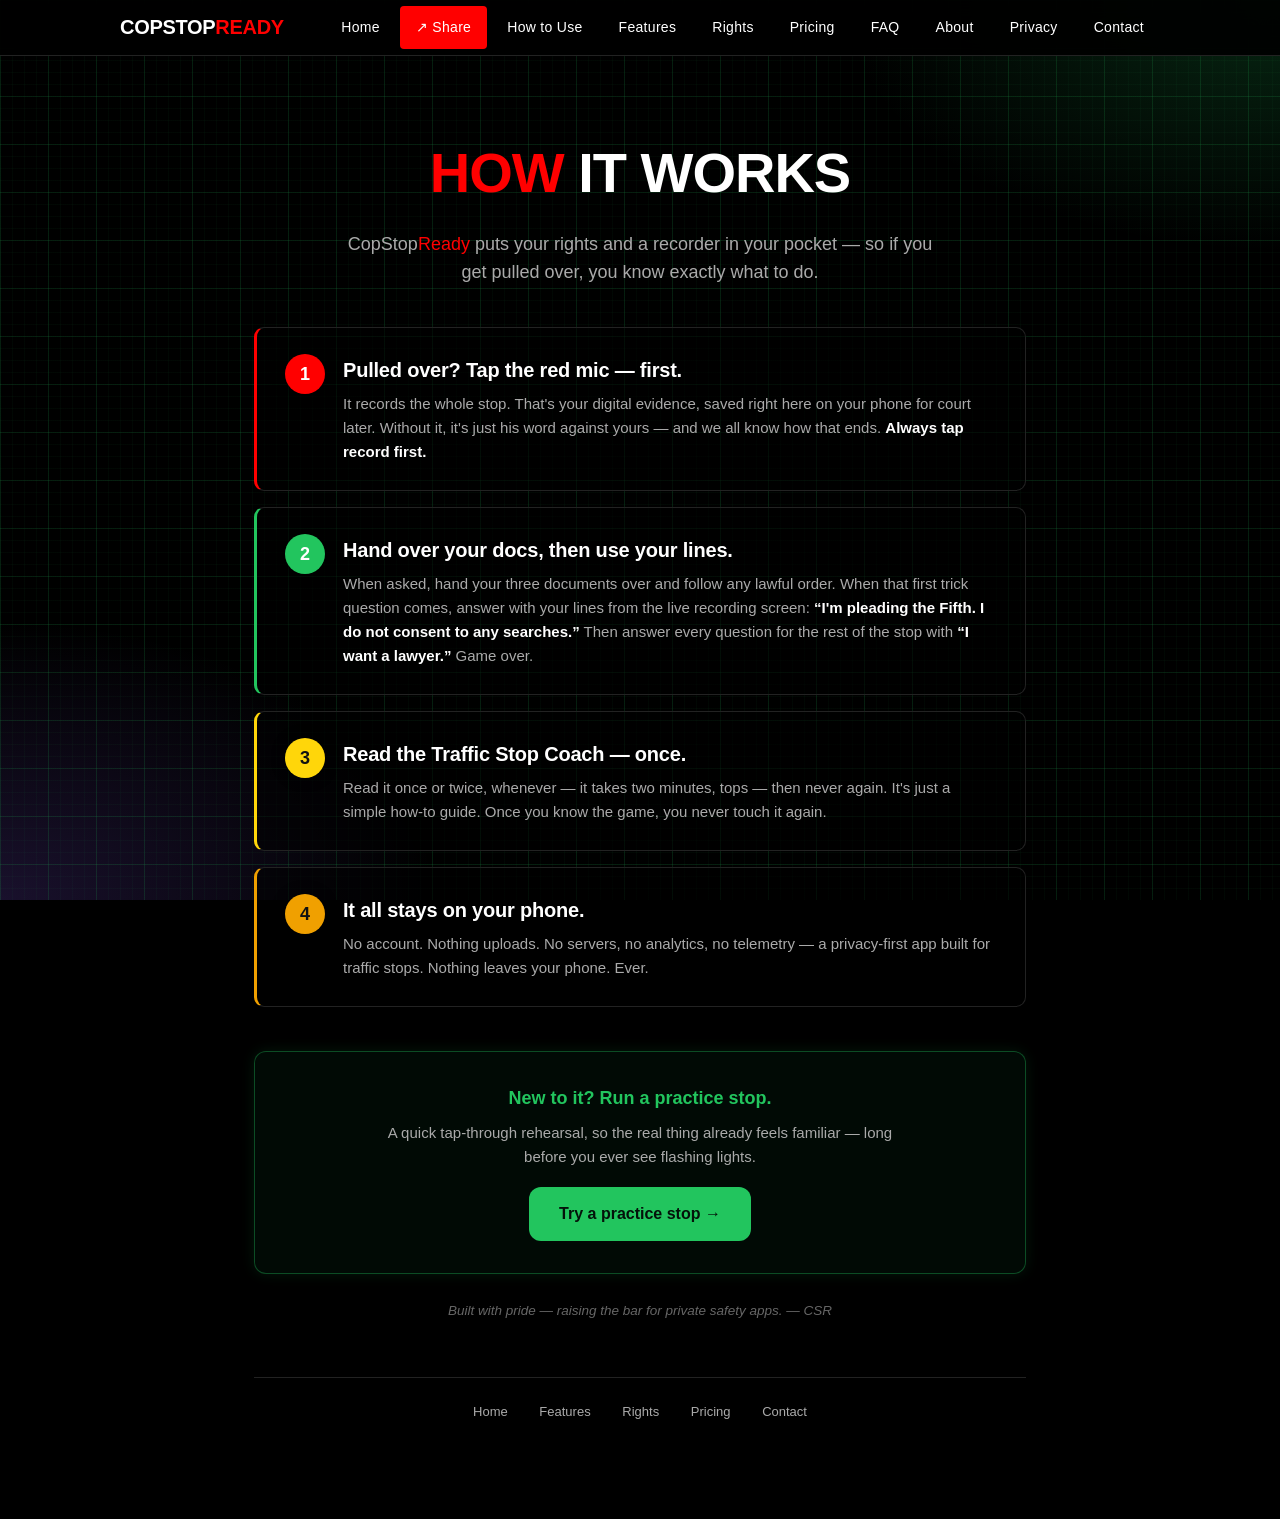
<file: how-to-use/index.html>
<!DOCTYPE html>
<html lang="en">
<head>
  <meta charset="UTF-8">
  <meta name="viewport" content="width=device-width, initial-scale=1.0">
  <meta name="description" content="How CopStopReady works: tap record, know your exact lines, and take control of a traffic stop. Everything stays on your phone.">
  <title>How to Use - CopStopReady</title>
  <link rel="stylesheet" href="/nav.css">
  <script src="/nav.js" defer></script>
  <style>
    * { box-sizing: border-box; margin: 0; padding: 0; }
    html, body {
      color: var(--csr-fg);
      font-family: -apple-system, BlinkMacSystemFont, "Segoe UI", Roboto, "Helvetica Neue", Arial, sans-serif;
      -webkit-font-smoothing: antialiased;
      line-height: 1.6;
    }
    main { max-width: 820px; margin: 0 auto; padding: 48px 20px 96px; }
    .page-header { text-align: center; margin-bottom: 40px; }
    .page-header h1 { font-size: 40px; font-weight: 800; letter-spacing: -1px; margin-bottom: 12px; }
    .page-header h1 .accent { color: var(--csr-accent); }
    .page-header p { font-size: 16px; color: var(--csr-fg-dim); max-width: 600px; margin: 0 auto; }
    .intro {
      background: rgba(0,0,0,0.55);
      border: 1px solid var(--csr-border);
      border-left: 3px solid #22c55e;
      border-radius: 10px;
      padding: 22px 24px;
      margin-bottom: 32px;
    }
    .intro p { color: var(--csr-fg-dim); font-size: 15.5px; line-height: 1.7; }
    .intro p strong { color: var(--csr-fg); font-weight: 700; }
    .steps { display: flex; flex-direction: column; gap: 16px; margin-bottom: 44px; }
    .step {
      display: flex; gap: 18px; align-items: flex-start;
      background: rgba(0,0,0,0.55); border: 1px solid var(--csr-border);
      border-left: 3px solid var(--accent, var(--csr-accent)); border-radius: 10px;
      padding: 22px 22px;
    }
    .step .num {
      flex: 0 0 auto; width: 40px; height: 40px; border-radius: 50%;
      display: flex; align-items: center; justify-content: center;
      font-size: 18px; font-weight: 800; color: #fff;
      background: var(--accent, var(--csr-accent));
      box-shadow: 0 0 14px rgba(0,0,0,0.45);
    }
    .step .body { flex: 1 1 auto; }
    .step h3 { font-size: 18px; font-weight: 800; letter-spacing: -0.2px; margin-bottom: 6px; }
    .step p { color: var(--csr-fg-dim); font-size: 15px; }
    .step p strong { color: var(--csr-fg); font-weight: 600; }
    .s1 { --accent: #FF0000; }
    .s2 { --accent: #22c55e; }
    .s3 { --accent: #ffd60a; }
    .s4 { --accent: #f0a000; }
    .s5 { --accent: #22c55e; }
    .s6 { --accent: #FF0000; }
    .s7 { --accent: #22c55e; }
    .s3 .num, .s4 .num { color: #111; }
    .cta-section {
      margin-top: 8px; text-align: center; padding: 32px 20px;
      background: rgba(0,0,0,0.55); border: 2px solid var(--csr-accent); border-radius: 8px;
      box-shadow: 0 0 12px rgba(255,0,0,0.35), 0 0 28px rgba(255,0,0,0.18);
    }
    .cta-section .cta-headline { color: var(--csr-accent); font-weight: 800; font-size: 18px; margin-bottom: 8px; }
    .cta-section p { font-size: 15px; color: var(--csr-fg-dim); }
    .cta-section .cta-status { font-size: 13px; color: var(--csr-fg-mute); text-transform: uppercase; letter-spacing: 2px; margin-top: 16px; }
    .footer-nav { margin-top: 56px; padding-top: 24px; border-top: 1px solid var(--csr-border); font-size: 13px; color: var(--csr-fg-mute); text-align: center; }
    .footer-nav a { color: var(--csr-fg-dim); text-decoration: none; margin: 0 14px; }
    .footer-nav a:hover { color: var(--csr-accent); }
    @media (min-width: 768px) {
      main { padding: 72px 24px 96px; }
      .page-header h1 { font-size: 56px; }
      .page-header p { font-size: 18px; }
      .step { padding: 26px 28px; }
      .step h3 { font-size: 20px; }
    }
    .practice-cta { margin-top:8px; text-align:center; padding:32px 24px; background:rgba(34,197,94,0.05); border:1px solid rgba(34,197,94,0.35); border-radius:12px; box-shadow:0 0 14px rgba(34,197,94,0.12); }
    .practice-cta .cta-headline { color:#22c55e; font-weight:800; font-size:18px; margin-bottom:8px; }
    .practice-cta p { font-size:15px; color:var(--csr-fg-dim); max-width:520px; margin:0 auto; }
    .practice-btn { display:inline-block; margin-top:18px; background:#22c55e; color:#04120a; font-weight:800; font-size:16px; padding:14px 30px; border-radius:12px; text-decoration:none; transition:filter .15s ease, transform .1s ease; }
    .practice-btn:hover { filter:brightness(1.08); transform:translateY(-1px); }
    .signoff { text-align:center; color:var(--csr-fg-mute); font-size:13.5px; font-style:italic; margin-top:26px; }
  </style>
  <link rel="icon" type="image/png" href="/favicon.png">
  <link rel="apple-touch-icon" href="/apple-touch-icon.png">
  <meta property="og:type" content="website">
  <meta property="og:site_name" content="CopStopReady">
  <meta property="og:title" content="How to Use - CopStopReady">
  <meta property="og:description" content="How CopStopReady works: tap record, know your exact lines, and take control of a traffic stop. Everything stays on your phone.">
  <meta property="og:url" content="https://copstopready.com/how-to-use/">
  <meta property="og:image" content="https://copstopready.com/img/og.jpg">
  <meta property="og:image:width" content="1200">
  <meta property="og:image:height" content="630">
  <meta name="twitter:card" content="summary_large_image">
  <meta name="twitter:title" content="How to Use - CopStopReady">
  <meta name="twitter:description" content="How CopStopReady works: tap record, know your exact lines, and take control of a traffic stop. Everything stays on your phone.">
  <meta name="twitter:image" content="https://copstopready.com/img/og.jpg">
</head>
<body>
  <nav id="csr-nav"></nav>
  <main>
    <div class="page-header">
      <h1><span class="accent">HOW</span> IT WORKS</h1>
      <p>CopStop<span style="color:var(--csr-accent)">Ready</span> puts your rights and a recorder in your pocket &mdash; so if you get pulled over, you know exactly what to do.</p>
    </div>

    <div class="steps">
      <div class="step s1">
        <div class="num">1</div>
        <div class="body">
          <h3>Pulled over? Tap the red mic &mdash; first.</h3>
          <p>It records the whole stop. That's your digital evidence, saved right here on your phone for court later. Without it, it's just his word against yours &mdash; and we all know how that ends. <strong>Always tap record first.</strong></p>
        </div>
      </div>
      <div class="step s2">
        <div class="num">2</div>
        <div class="body">
          <h3>Hand over your docs, then use your lines.</h3>
          <p>When asked, hand your three documents over and follow any lawful order. When that first trick question comes, answer with your lines from the live recording screen: <strong>&ldquo;I'm pleading the Fifth. I do not consent to any searches.&rdquo;</strong> Then answer every question for the rest of the stop with <strong>&ldquo;I want a lawyer.&rdquo;</strong> Game over.</p>
        </div>
      </div>
      <div class="step s3">
        <div class="num">3</div>
        <div class="body">
          <h3>Read the Traffic Stop Coach &mdash; once.</h3>
          <p>Read it once or twice, whenever &mdash; it takes two minutes, tops &mdash; then never again. It's just a simple how-to guide. Once you know the game, you never touch it again.</p>
        </div>
      </div>
      <div class="step s4">
        <div class="num">4</div>
        <div class="body">
          <h3>It all stays on your phone.</h3>
          <p>No account. Nothing uploads. No servers, no analytics, no telemetry &mdash; a privacy-first app built for traffic stops. Nothing leaves your phone. Ever.</p>
        </div>
      </div>
    </div>

    <div class="practice-cta">
      <div class="cta-headline">New to it? Run a practice stop.</div>
      <p>A quick tap-through rehearsal, so the real thing already feels familiar &mdash; long before you ever see flashing lights.</p>
      <a class="practice-btn" href="/quiz/">Try a practice stop &rarr;</a>
    </div>

    <p class="signoff">Built with pride &mdash; raising the bar for private safety apps. &mdash; CSR</p>

    <div class="footer-nav">
      <a href="/">Home</a>
      <a href="/features/">Features</a>
      <a href="/rights/">Rights</a>
      <a href="/pricing/">Pricing</a>
      <a href="/contact/">Contact</a>
    </div>
  </main>
</body>
</html>
</file>
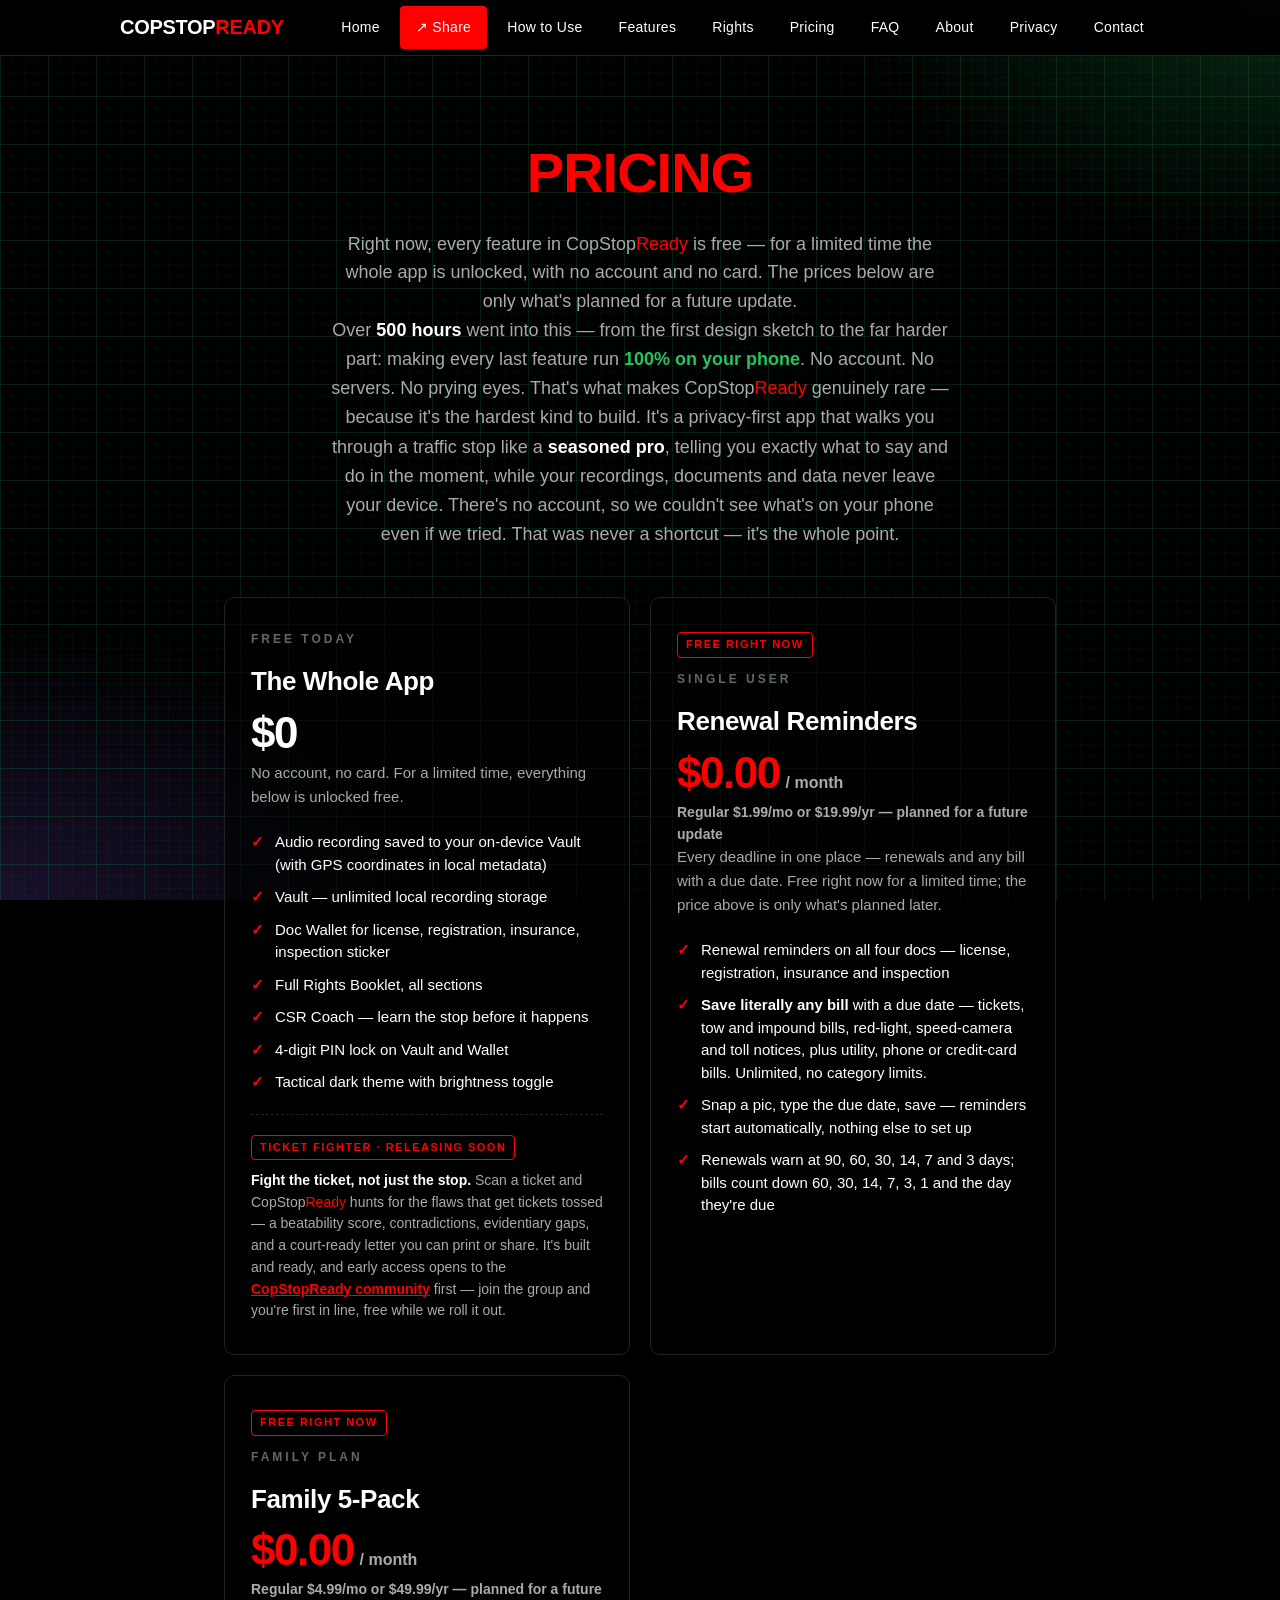
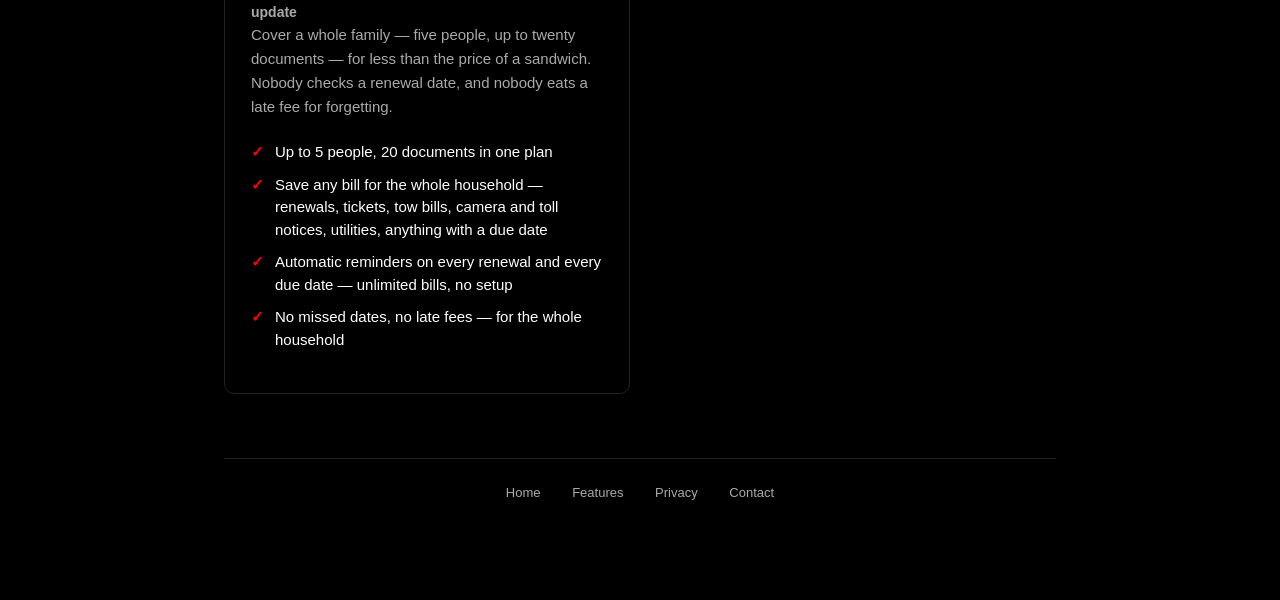
<file: pricing/index.html>
<!DOCTYPE html>
<html lang="en">
<head>
  <meta charset="UTF-8">
  <meta name="viewport" content="width=device-width, initial-scale=1.0">
  <meta name="description" content="CopStopReady is free today. Renewal Reminders is a paid feature coming in a future update.">
  <title>Pricing - CopStopReady</title>
  <link rel="stylesheet" href="/nav.css">
  <script src="/nav.js" defer></script>
  <style>
    * { box-sizing: border-box; margin: 0; padding: 0; }
    html, body {
      color: var(--csr-fg);
      font-family: -apple-system, BlinkMacSystemFont, "Segoe UI", Roboto, "Helvetica Neue", Arial, sans-serif;
      -webkit-font-smoothing: antialiased;
      line-height: 1.6;
    }
    main {
      max-width: 880px;
      margin: 0 auto;
      padding: 48px 20px 96px;
    }
    .page-header {
      text-align: center;
      margin-bottom: 48px;
    }
    .page-header h1 {
      font-size: 40px;
      font-weight: 700;
      letter-spacing: -1px;
      margin-bottom: 12px;
    }
    .page-header h1 .accent { color: var(--csr-accent); }
    .page-header p {
      font-size: 16px;
      color: var(--csr-fg-dim);
      max-width: 620px;
      margin: 0 auto;
    }
    .privacy-lead {
      max-width: 720px; margin: 22px auto 0;
      color: var(--csr-fg-dim); font-size: 16px; line-height: 1.62;
    }
    .privacy-lead b { color: var(--csr-fg); }
    .privacy-lead .g { color: #22c55e; font-weight: 700; }
    .glowfield {
      position: fixed; inset: 0; z-index: -1; pointer-events: none;
      background:
        radial-gradient(55% 40% at 50% -5%, rgba(255,0,0,.18), transparent 60%),
        radial-gradient(45% 40% at 100% 0%, rgba(34,197,94,.09), transparent 60%);
    }
    .tiers {
      display: grid;
      grid-template-columns: 1fr;
      gap: 20px;
      margin-bottom: 56px;
    }
    .tier {
      background: rgba(0, 0, 0, 0.55);
      border-radius: 10px;
      padding: 32px 26px;
    }
    .tier-free {
      border: 1px solid var(--csr-border);
    }
    .tier-soon {
      border: 1px solid var(--csr-border);
    }
    .tier-paid {
      border: 2px solid var(--csr-accent);
      box-shadow:
        0 0 12px rgba(255, 0, 0, 0.35),
        0 0 28px rgba(255, 0, 0, 0.18),
        inset 0 0 18px rgba(255, 0, 0, 0.06);
    }
    .tier-label {
      font-size: 12px;
      font-weight: 700;
      text-transform: uppercase;
      letter-spacing: 3px;
      color: var(--csr-fg-mute);
      margin-bottom: 12px;
    }
    .tier-paid .tier-label { color: var(--csr-accent); }
    .tier-name {
      font-size: 26px;
      font-weight: 700;
      letter-spacing: -0.4px;
      margin-bottom: 4px;
    }
    .tier-price {
      font-size: 44px;
      font-weight: 800;
      color: var(--csr-accent);
      letter-spacing: -1.5px;
      line-height: 1;
      margin: 8px 0 6px;
    }
    .tier-price .per { font-size: 16px; font-weight: 600; color: var(--csr-fg-dim); margin-left: 6px; letter-spacing: 0; }
    .tier-free .tier-price { color: var(--csr-fg); }
    .tier-subtitle {
      font-size: 15px;
      color: var(--csr-fg-dim);
      margin-bottom: 22px;
    }
    .tier ul {
      list-style: none;
      margin: 0;
    }
    .tier ul li {
      font-size: 15px;
      color: var(--csr-fg);
      padding-left: 24px;
      position: relative;
      margin-bottom: 10px;
      line-height: 1.5;
    }
    .tier ul li::before {
      content: "✓";
      color: var(--csr-accent);
      position: absolute;
      left: 0;
      font-weight: 700;
    }
    .coming-pill {
      display: inline-block;
      font-size: 11px;
      font-weight: 700;
      text-transform: uppercase;
      letter-spacing: 1.5px;
      color: var(--csr-accent);
      border: 1px solid var(--csr-accent);
      border-radius: 4px;
      padding: 3px 8px;
      margin-bottom: 12px;
    }
    .tf-callout { margin-top: 20px; padding-top: 18px; border-top: 1px dashed rgba(255,255,255,.14); }
    .tf-callout .coming-pill { margin-bottom: 10px; }
    .tf-callout p { color: var(--csr-fg-dim); font-size: 14px; line-height: 1.55; margin: 0; }
    .tf-callout strong { color: var(--csr-fg); }
    .deep-dive {
      margin-top: 64px;
      padding: 32px 26px;
      background: rgba(0, 0, 0, 0.55);
      border: 1px solid var(--csr-border);
      border-left: 3px solid var(--csr-accent);
      border-radius: 8px;
    }
    .deep-dive h2 {
      font-size: 24px;
      font-weight: 700;
      letter-spacing: -0.3px;
      margin-bottom: 18px;
    }
    .deep-dive h2 .accent { color: var(--csr-accent); }
    .deep-dive h3 {
      font-size: 16px;
      font-weight: 700;
      color: var(--csr-accent);
      text-transform: uppercase;
      letter-spacing: 1.5px;
      margin-top: 28px;
      margin-bottom: 12px;
    }
    .deep-dive p {
      color: var(--csr-fg-dim);
      font-size: 15px;
      margin-bottom: 14px;
    }
    .deep-dive p strong { color: var(--csr-fg); font-weight: 600; }
    .compare-row {
      display: flex;
      gap: 14px;
      margin: 22px 0;
      flex-wrap: wrap;
    }
    .compare-card {
      flex: 1 1 220px;
      background: #0a0a0a;
      border: 1px solid var(--csr-border);
      border-radius: 6px;
      padding: 18px 16px;
    }
    .compare-card .label {
      font-size: 11px;
      font-weight: 700;
      text-transform: uppercase;
      letter-spacing: 2px;
      color: var(--csr-fg-mute);
      margin-bottom: 6px;
    }
    .compare-card .price {
      font-size: 28px;
      font-weight: 800;
      letter-spacing: -1px;
      margin-bottom: 4px;
    }
    .compare-card .price.legal { color: var(--csr-fg); }
    .compare-card .price.csr { color: var(--csr-accent); }
    .compare-card .detail {
      font-size: 13px;
      color: var(--csr-fg-dim);
    }
    .guarantee {
      margin-top: 32px;
      padding: 20px 22px;
      background: rgba(0, 0, 0, 0.55);
      border: 2px solid var(--csr-accent);
      border-radius: 8px;
      box-shadow:
        0 0 12px rgba(255, 0, 0, 0.35),
        0 0 28px rgba(255, 0, 0, 0.18);
    }
    .guarantee .stamp {
      color: var(--csr-accent);
      font-weight: 700;
      font-size: 17px;
      margin-bottom: 6px;
    }
    .guarantee p {
      color: var(--csr-fg-dim);
      font-size: 14px;
    }
    .footer-nav {
      margin-top: 64px;
      padding-top: 24px;
      border-top: 1px solid var(--csr-border);
      font-size: 13px;
      color: var(--csr-fg-mute);
      text-align: center;
    }
    .footer-nav a {
      color: var(--csr-fg-dim);
      text-decoration: none;
      margin: 0 14px;
    }
    .footer-nav a:hover { color: var(--csr-accent); }
    @media (min-width: 768px) {
      main { padding: 72px 24px 96px; }
      .page-header h1 { font-size: 56px; }
      .page-header p { font-size: 18px; }
      .tiers { grid-template-columns: repeat(2, 1fr); }
      .deep-dive { padding: 40px 36px; }
      .deep-dive h2 { font-size: 30px; }
    }
  </style>
  <link rel="icon" type="image/png" href="/favicon.png">
  <link rel="apple-touch-icon" href="/apple-touch-icon.png">
  <meta property="og:type" content="website">
  <meta property="og:site_name" content="CopStopReady">
  <meta property="og:title" content="Pricing - CopStopReady">
  <meta property="og:description" content="CopStopReady is free today. Renewal Reminders is a paid feature coming in a future update.">
  <meta property="og:url" content="https://copstopready.com/pricing/">
  <meta property="og:image" content="https://copstopready.com/img/og.jpg">
  <meta property="og:image:width" content="1200">
  <meta property="og:image:height" content="630">
  <meta name="twitter:card" content="summary_large_image">
  <meta name="twitter:title" content="Pricing - CopStopReady">
  <meta name="twitter:description" content="CopStopReady is free today. Renewal Reminders is a paid feature coming in a future update.">
  <meta name="twitter:image" content="https://copstopready.com/img/og.jpg">
</head>
<body>
  <div class="glowfield"></div>
  <nav id="csr-nav"></nav>

  <main>
    <div class="page-header">
      <h1><span class="accent">PRICING</span></h1>
      <p>Right now, every feature in CopStop<span style="color:var(--csr-accent)">Ready</span> is free &mdash; for a limited time the whole app is unlocked, with no account and no card. The prices below are only what's planned for a future update.</p>
      <p class="privacy-lead">Over <b>500 hours</b> went into this &mdash; from the first design sketch to the far harder part: making every last feature run <span class="g">100% on your phone</span>. No account. No servers. No prying eyes. That's what makes CopStop<span style="color:var(--csr-accent)">Ready</span> genuinely rare &mdash; because it's the hardest kind to build. It's a privacy-first app that walks you through a traffic stop like a <b>seasoned pro</b>, telling you exactly what to say and do in the moment, while your recordings, documents and data never leave your device. There's no account, so we couldn't see what's on your phone even if we tried. That was never a shortcut &mdash; it's the whole point.</p>
    </div>

    <div class="tiers">

      <div class="tier tier-free">
        <div class="tier-label">Free Today</div>
        <div class="tier-name">The Whole App</div>
        <div class="tier-price">$0</div>
        <div class="tier-subtitle">No account, no card. For a limited time, everything below is unlocked free.</div>
        <ul>
          <li>Audio recording saved to your on-device Vault (with GPS coordinates in local metadata)</li>
          <li>Vault &mdash; unlimited local recording storage</li>
          <li>Doc Wallet for license, registration, insurance, inspection sticker</li>
          <li>Full Rights Booklet, all sections</li>
          <li>CSR Coach &mdash; learn the stop before it happens</li>
          <li>4-digit PIN lock on Vault and Wallet</li>
          <li>Tactical dark theme with brightness toggle</li>
        </ul>
        <div class="tf-callout">
          <div class="coming-pill">Ticket Fighter &middot; releasing soon</div>
          <p><strong>Fight the ticket, not just the stop.</strong> Scan a ticket and CopStop<span style="color:var(--csr-accent)">Ready</span> hunts for the flaws that get tickets tossed &mdash; a beatability score, contradictions, evidentiary gaps, and a court-ready letter you can print or share. It's built and ready, and early access opens to the <a href="https://www.facebook.com/groups/1964012004300071" target="_blank" rel="noopener" style="color:var(--csr-accent);font-weight:700;text-decoration:underline">CopStop<span style="color:var(--csr-accent)">Ready</span> community</a> first &mdash; join the group and you're first in line, free while we roll it out.</p>
        </div>
      </div>

      <div class="tier tier-soon">
        <div class="coming-pill">Free right now</div>
        <div class="tier-label">Single User</div>
        <div class="tier-name">Renewal Reminders</div>
        <div class="tier-price">$0.00<span class="per">/ month</span></div>
        <div style="color:var(--csr-fg-dim);font-size:14px;margin:4px 0 0;font-weight:600;">Regular $1.99/mo or $19.99/yr &mdash; planned for a future update</div>
        <div class="tier-subtitle">Every deadline in one place &mdash; renewals and any bill with a due date. Free right now for a limited time; the price above is only what's planned later.</div>
        <ul>
          <li>Renewal reminders on all four docs &mdash; license, registration, insurance and inspection</li>
          <li><strong>Save literally any bill</strong> with a due date &mdash; tickets, tow and impound bills, red-light, speed-camera and toll notices, plus utility, phone or credit-card bills. Unlimited, no category limits.</li>
          <li>Snap a pic, type the due date, save &mdash; reminders start automatically, nothing else to set up</li>
          <li>Renewals warn at 90, 60, 30, 14, 7 and 3 days; bills count down 60, 30, 14, 7, 3, 1 and the day they're due</li>
        </ul>
      </div>

      <div class="tier tier-soon">
        <div class="coming-pill">Free right now</div>
        <div class="tier-label">Family Plan</div>
        <div class="tier-name">Family 5-Pack</div>
        <div class="tier-price">$0.00<span class="per">/ month</span></div>
        <div style="color:var(--csr-fg-dim);font-size:14px;margin:4px 0 0;font-weight:600;">Regular $4.99/mo or $49.99/yr &mdash; planned for a future update</div>
        <div class="tier-subtitle">Cover a whole family &mdash; five people, up to twenty documents &mdash; for less than the price of a sandwich. Nobody checks a renewal date, and nobody eats a late fee for forgetting.</div>
        <ul>
          <li>Up to 5 people, 20 documents in one plan</li>
          <li>Save any bill for the whole household &mdash; renewals, tickets, tow bills, camera and toll notices, utilities, anything with a due date</li>
          <li>Automatic reminders on every renewal and every due date &mdash; unlimited bills, no setup</li>
          <li>No missed dates, no late fees &mdash; for the whole household</li>
        </ul>
      </div>

    </div>

    <div class="footer-nav">
      <a href="/">Home</a>
      <a href="/features/">Features</a>
      <a href="/privacy/">Privacy</a>
      <a href="/contact/">Contact</a>
    </div>
  </main>
</body>
</html>
</file>
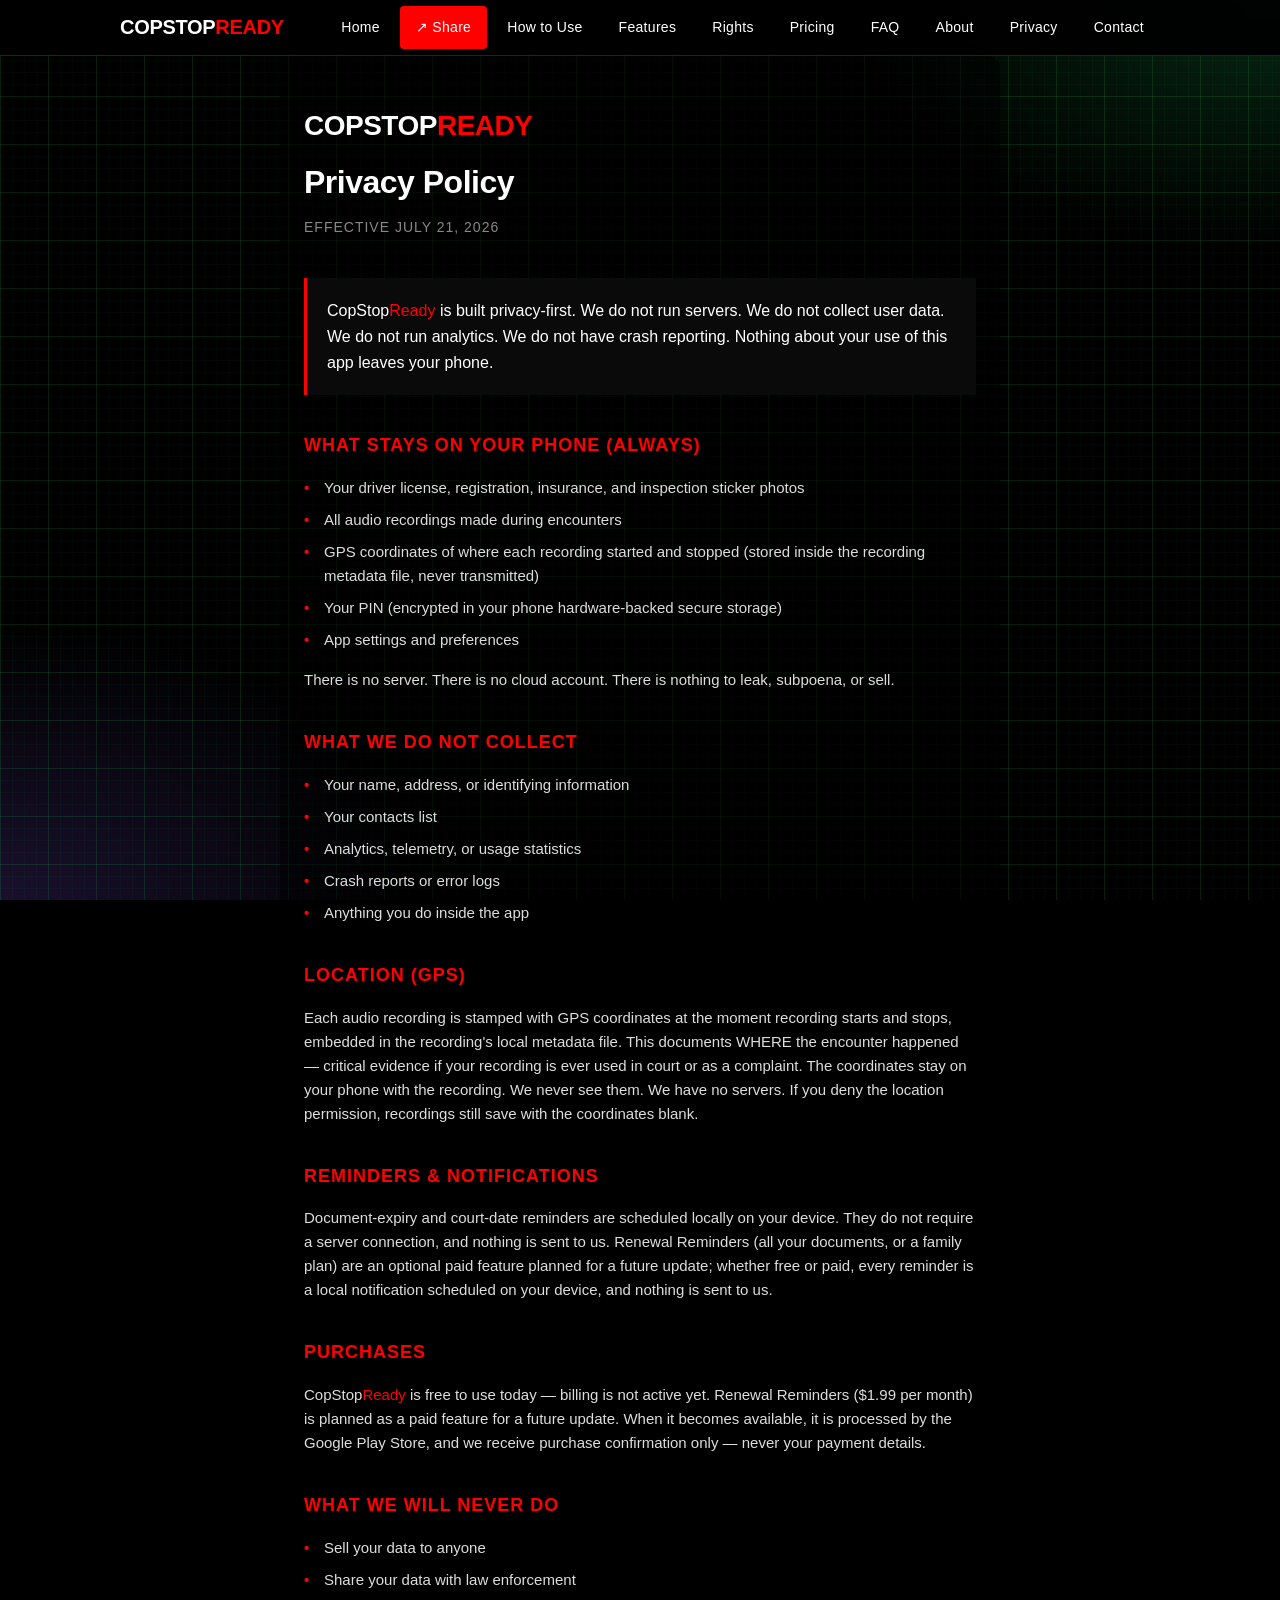
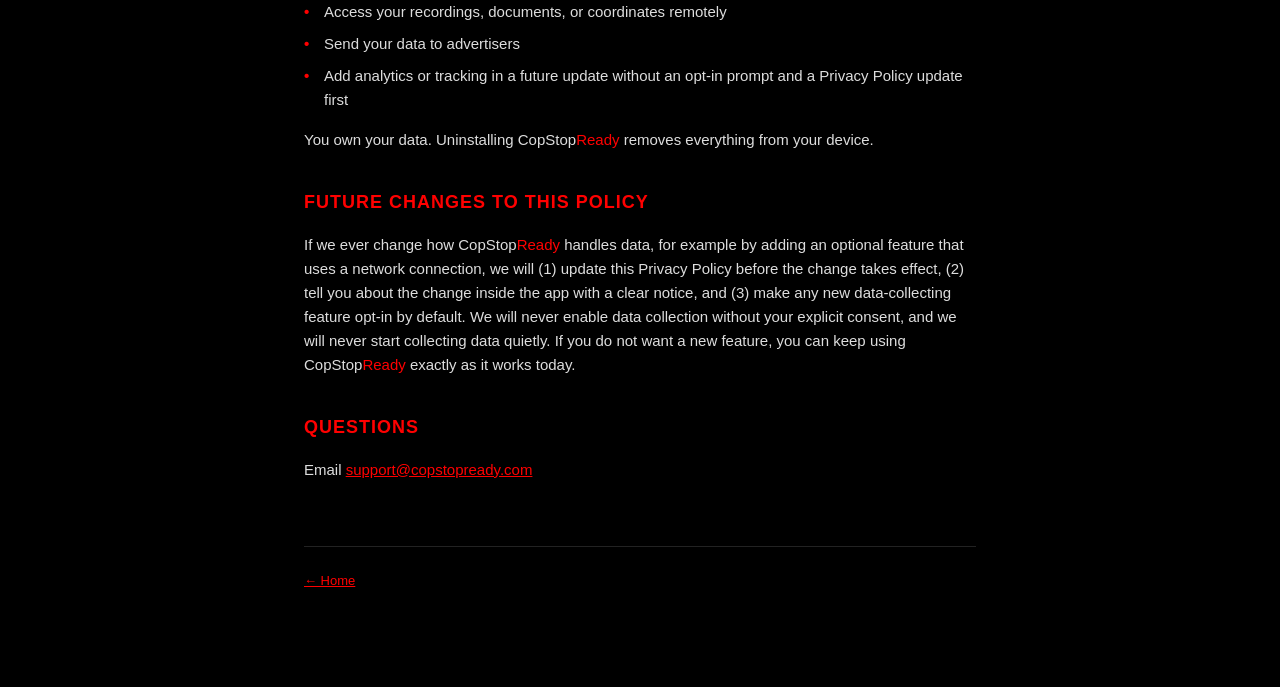
<file: privacy/index.html>
<!DOCTYPE html>
<html lang="en">
<head>
  <meta charset="UTF-8">
  <meta name="viewport" content="width=device-width, initial-scale=1.0">
  <meta name="description" content="CopStopReady Privacy Policy. No servers. No analytics. No telemetry.">
  <title>Privacy Policy - CopStopReady</title>
  <link rel="stylesheet" href="/nav.css">
  <script src="/nav.js" defer></script>
  <style>
    * { box-sizing: border-box; margin: 0; padding: 0; }
    html, body {
      color: #fff;
      font-family: -apple-system, BlinkMacSystemFont, "Segoe UI", Roboto, "Helvetica Neue", Arial, sans-serif;
      -webkit-font-smoothing: antialiased;
      line-height: 1.6;
    }
    .glowfield {
      position: fixed; inset: 0; z-index: -1; pointer-events: none;
      background:
        radial-gradient(55% 40% at 50% -5%, rgba(255,0,0,.16), transparent 60%),
        radial-gradient(45% 40% at 100% 0%, rgba(34,197,94,.08), transparent 60%);
    }
    .container {
      max-width: 720px;
      margin: 0 auto;
      padding: 48px 24px 96px;
      background: rgba(0, 0, 0, 0.55);
      border-radius: 12px;
    }
    .brand {
      font-size: 28px;
      font-weight: 800;
      letter-spacing: -0.5px;
      margin-bottom: 8px;
    }
    .brand .copstop { color: #fff; }
    .brand .ready { color: var(--csr-accent); }
    .brand a { text-decoration: none; }
    h1 {
      font-size: 32px;
      font-weight: 700;
      margin-bottom: 8px;
      letter-spacing: -0.5px;
    }
    .effective {
      color: #888;
      font-size: 14px;
      margin-bottom: 40px;
      text-transform: uppercase;
      letter-spacing: 1px;
    }
    .intro {
      font-size: 16px;
      color: #fff;
      margin-bottom: 32px;
      padding: 20px;
      border-left: 3px solid var(--csr-accent);
      background: #0a0a0a;
    }
    h2 {
      font-size: 18px;
      font-weight: 700;
      color: var(--csr-accent);
      text-transform: uppercase;
      letter-spacing: 1px;
      margin-top: 36px;
      margin-bottom: 16px;
    }
    p {
      font-size: 15px;
      color: #ddd;
      margin-bottom: 16px;
    }
    ul {
      list-style: none;
      margin-bottom: 16px;
    }
    ul li {
      font-size: 15px;
      color: #ddd;
      padding-left: 20px;
      position: relative;
      margin-bottom: 8px;
    }
    ul li::before {
      content: "\2022";
      color: var(--csr-accent);
      position: absolute;
      left: 0;
      font-weight: 700;
    }
    a { color: var(--csr-accent); }
    a:hover { color: var(--csr-accent-hover); }
    .footer-nav {
      margin-top: 64px;
      padding-top: 24px;
      border-top: 1px solid #222;
      font-size: 13px;
      color: #666;
    }
    .footer-nav a { margin-right: 20px; }
    @media (max-width: 480px) {
      .container { padding: 32px 20px 64px; }
      h1 { font-size: 26px; }
      .intro { font-size: 15px; padding: 16px; }
    }
  </style>
  <link rel="icon" type="image/png" href="/favicon.png">
  <link rel="apple-touch-icon" href="/apple-touch-icon.png">
  <meta property="og:type" content="website">
  <meta property="og:site_name" content="CopStopReady">
  <meta property="og:title" content="Privacy Policy - CopStopReady">
  <meta property="og:description" content="CopStopReady Privacy Policy. No servers. No analytics. No telemetry.">
  <meta property="og:url" content="https://copstopready.com/privacy/">
  <meta property="og:image" content="https://copstopready.com/img/og.jpg">
  <meta property="og:image:width" content="1200">
  <meta property="og:image:height" content="630">
  <meta name="twitter:card" content="summary_large_image">
  <meta name="twitter:title" content="Privacy Policy - CopStopReady">
  <meta name="twitter:description" content="CopStopReady Privacy Policy. No servers. No analytics. No telemetry.">
  <meta name="twitter:image" content="https://copstopready.com/img/og.jpg">
</head>
<body>
  <div class="glowfield"></div>
  <nav id="csr-nav"></nav>
  <div class="container">
    <div class="brand"><a href="/"><span class="copstop">COPSTOP</span><span class="ready">READY</span></a></div>
    <h1>Privacy Policy</h1>
    <div class="effective">Effective July 21, 2026</div>

    <div class="intro">
      CopStop<span style="color:var(--csr-accent)">Ready</span> is built privacy-first. We do not run servers. We do not collect user data. We do not run analytics. We do not have crash reporting. Nothing about your use of this app leaves your phone.
    </div>

    <h2>What stays on your phone (always)</h2>
    <ul>
      <li>Your driver license, registration, insurance, and inspection sticker photos</li>
      <li>All audio recordings made during encounters</li>
      <li>GPS coordinates of where each recording started and stopped (stored inside the recording metadata file, never transmitted)</li>
      <li>Your PIN (encrypted in your phone hardware-backed secure storage)</li>
      <li>App settings and preferences</li>
    </ul>
    <p>There is no server. There is no cloud account. There is nothing to leak, subpoena, or sell.</p>

    <h2>What we do not collect</h2>
    <ul>
      <li>Your name, address, or identifying information</li>
      <li>Your contacts list</li>
      <li>Analytics, telemetry, or usage statistics</li>
      <li>Crash reports or error logs</li>
      <li>Anything you do inside the app</li>
    </ul>

    <h2>Location (GPS)</h2>
    <p>Each audio recording is stamped with GPS coordinates at the moment recording starts and stops, embedded in the recording's local metadata file. This documents WHERE the encounter happened &mdash; critical evidence if your recording is ever used in court or as a complaint. The coordinates stay on your phone with the recording. We never see them. We have no servers. If you deny the location permission, recordings still save with the coordinates blank.</p>

    <h2>Reminders &amp; notifications</h2>
    <p>Document-expiry and court-date reminders are scheduled locally on your device. They do not require a server connection, and nothing is sent to us. Renewal Reminders (all your documents, or a family plan) are an optional paid feature planned for a future update; whether free or paid, every reminder is a local notification scheduled on your device, and nothing is sent to us.</p>

    <h2>Purchases</h2>
    <p>CopStop<span style="color:var(--csr-accent)">Ready</span> is free to use today &mdash; billing is not active yet. Renewal Reminders ($1.99 per month) is planned as a paid feature for a future update. When it becomes available, it is processed by the Google Play Store, and we receive purchase confirmation only &mdash; never your payment details.</p>

    <h2>What we will never do</h2>
    <ul>
      <li>Sell your data to anyone</li>
      <li>Share your data with law enforcement</li>
      <li>Access your recordings, documents, or coordinates remotely</li>
      <li>Send your data to advertisers</li>
      <li>Add analytics or tracking in a future update without an opt-in prompt and a Privacy Policy update first</li>
    </ul>

    <p>You own your data. Uninstalling CopStop<span style="color:var(--csr-accent)">Ready</span> removes everything from your device.</p>

    <h2>Future changes to this policy</h2>
    <p>If we ever change how CopStop<span style="color:var(--csr-accent)">Ready</span> handles data, for example by adding an optional feature that uses a network connection, we will (1) update this Privacy Policy before the change takes effect, (2) tell you about the change inside the app with a clear notice, and (3) make any new data-collecting feature opt-in by default. We will never enable data collection without your explicit consent, and we will never start collecting data quietly. If you do not want a new feature, you can keep using CopStop<span style="color:var(--csr-accent)">Ready</span> exactly as it works today.</p>

    <h2>Questions</h2>
    <p>Email <a href="mailto:support@copstopready.com">support@copstopready.com</a></p>

    <div class="footer-nav">
      <a href="/">&larr; Home</a>
    </div>
  </div>
</body>
</html>
</file>
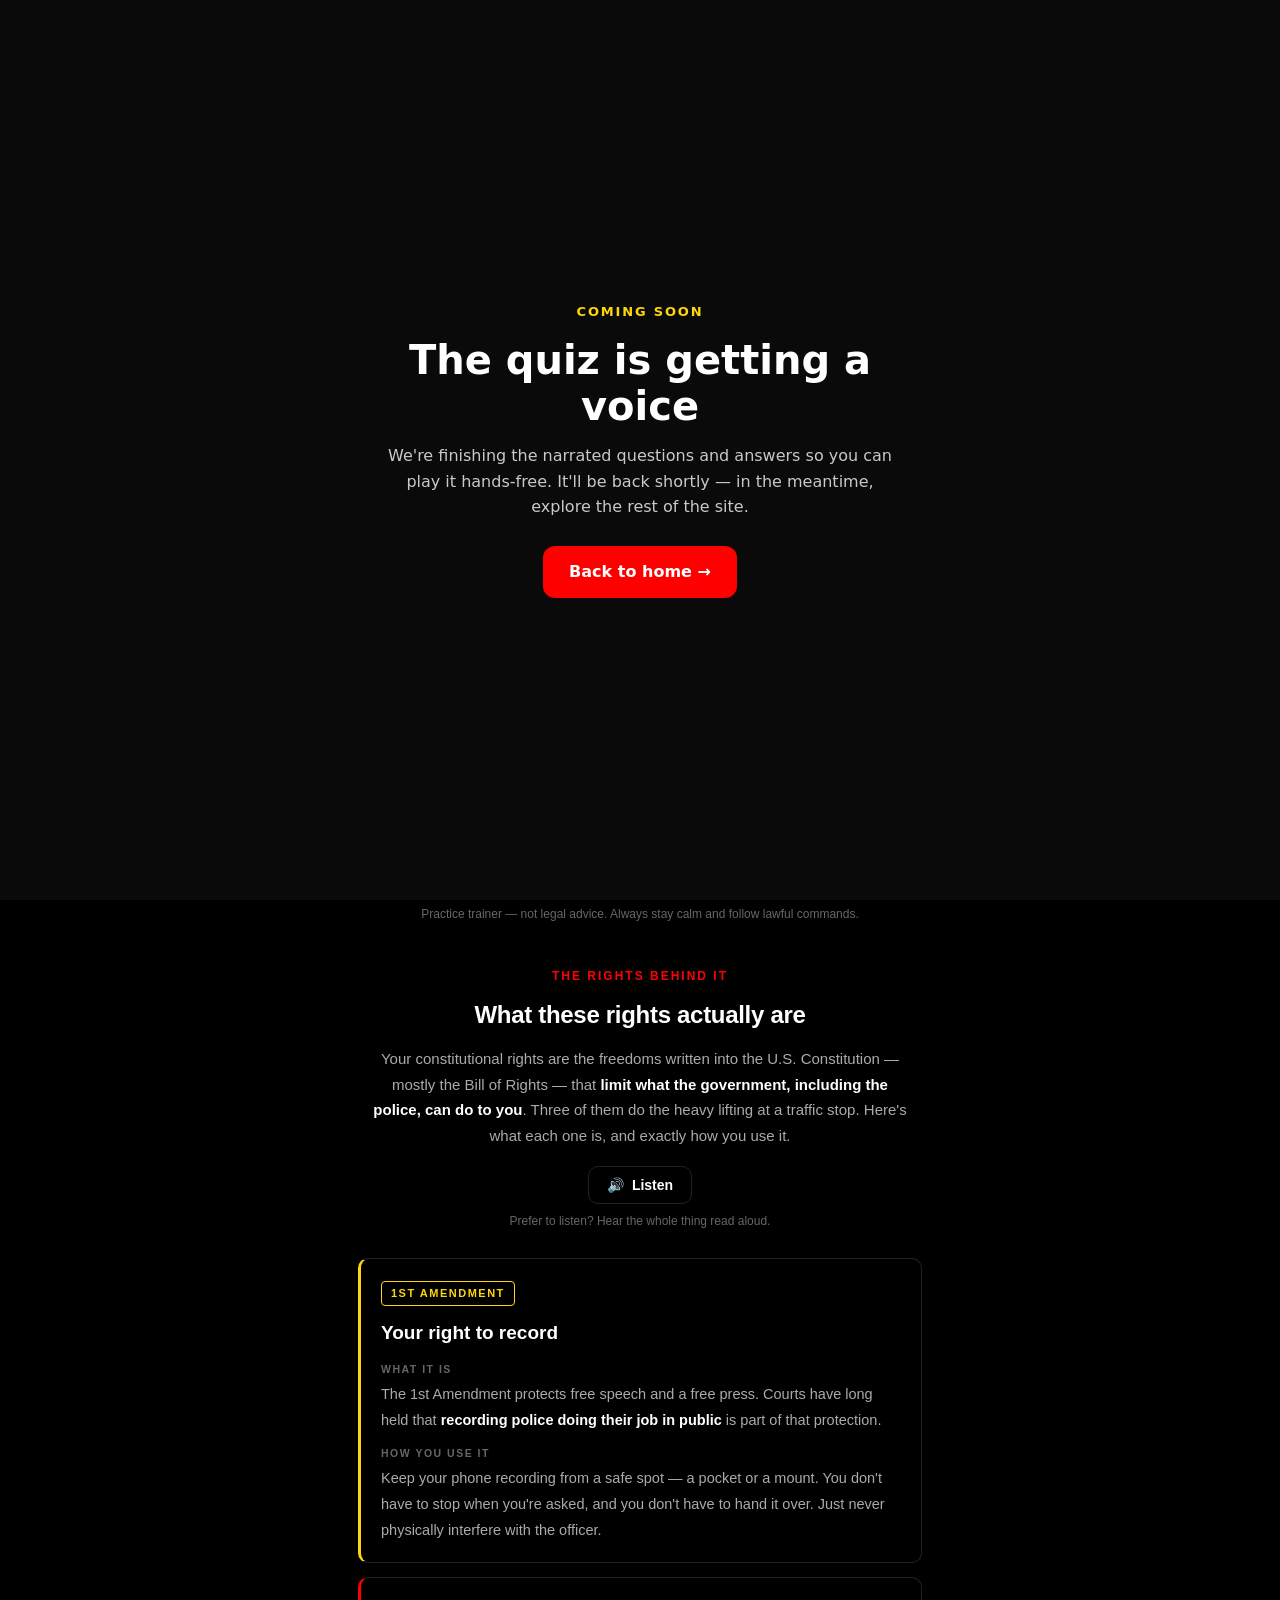
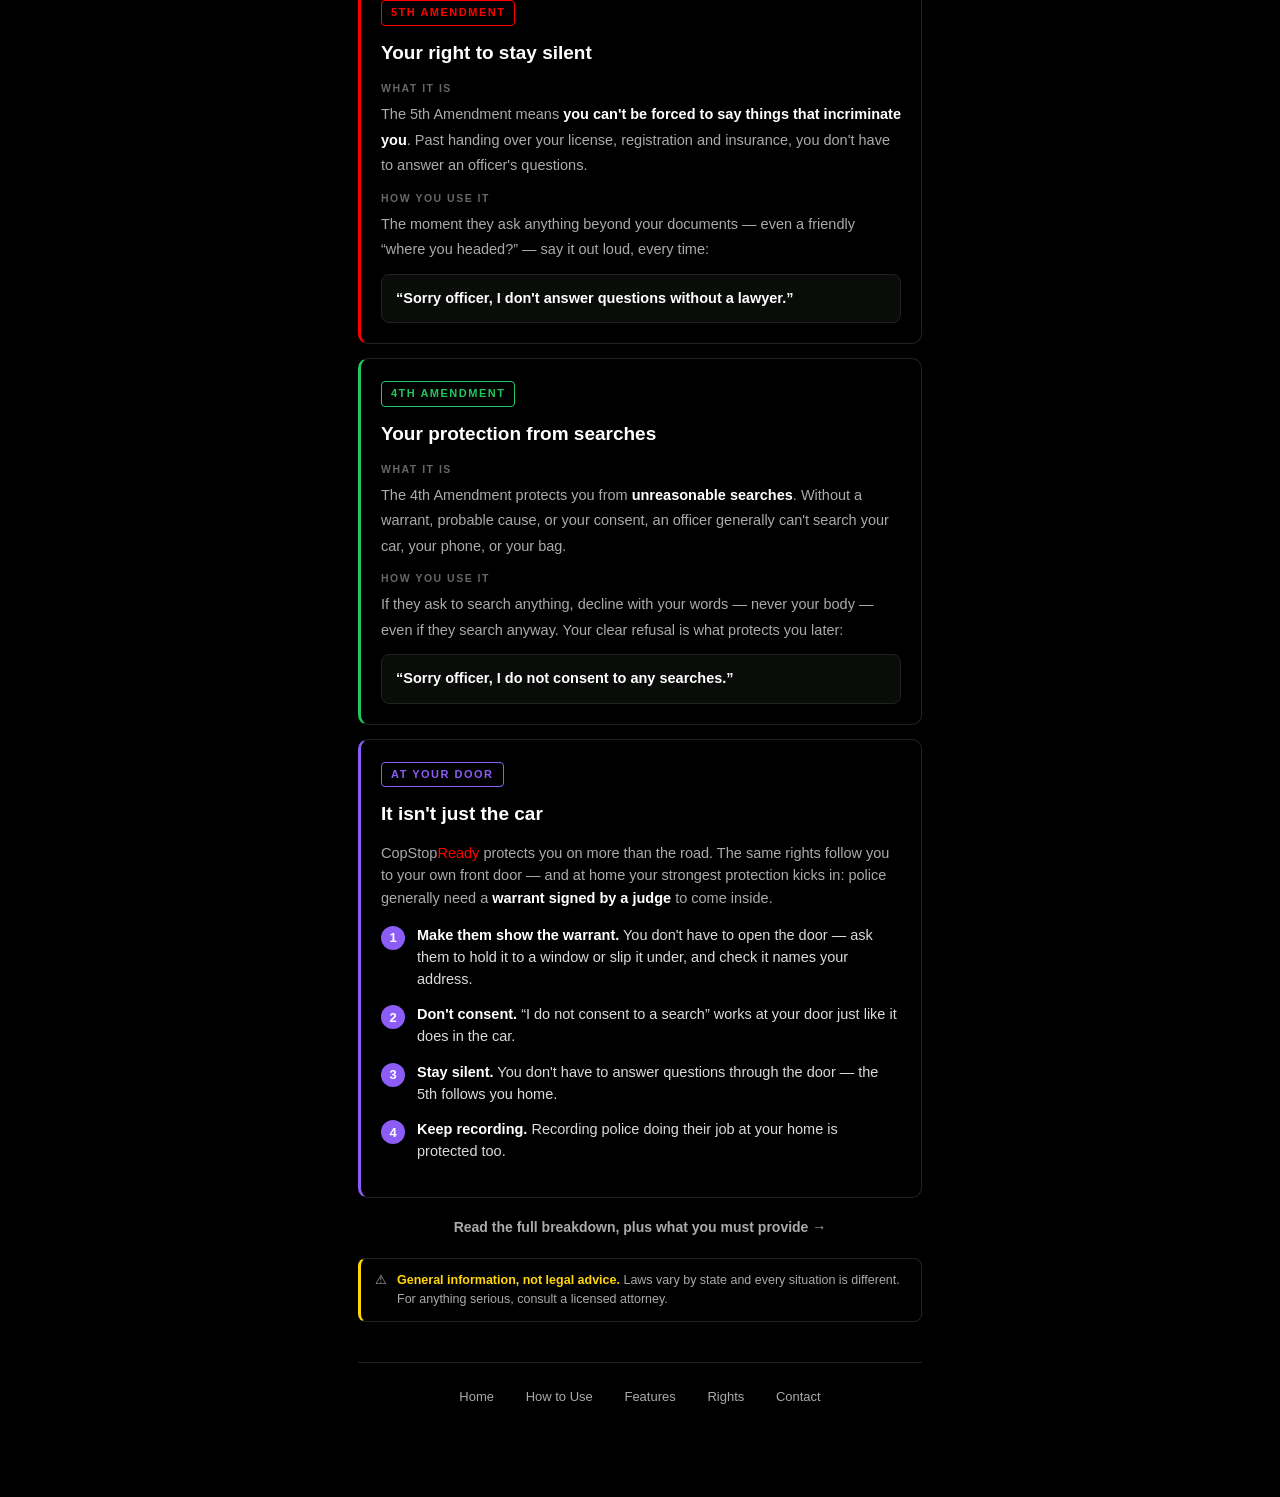
<file: quiz/index.html>
<!DOCTYPE html>
<html lang="en">
<head>
  <meta charset="UTF-8">
  <meta name="viewport" content="width=device-width, initial-scale=1.0">
  <meta name="description" content="Are You CopStopReady? Run a traffic stop before it ever happens — make the calm, legal, safe call at every step and earn your CSR Certified badge.">
  <title>Are You CopStopReady?</title>
  <link rel="stylesheet" href="/nav.css">
  <script src="/nav.js" defer></script>
  <style>
  :root{
    --csr-bg:#000;--csr-bg-card:#0a0a0a;--csr-fg:#fff;--csr-fg-dim:#aaa;--csr-fg-mute:#666;
    --csr-accent:#FF0000;--csr-accent-hover:#FF3838;--csr-border:#222;--green:#22c55e;
  }
  *{box-sizing:border-box;margin:0;padding:0}
  html{
    background-color:#000;
    background-image:
      linear-gradient(to right, rgba(34,197,94,0.04) 1px, transparent 1px),
      linear-gradient(to bottom, rgba(34,197,94,0.04) 1px, transparent 1px),
      linear-gradient(to right, rgba(34,197,94,0.12) 1px, transparent 1px),
      linear-gradient(to bottom, rgba(34,197,94,0.12) 1px, transparent 1px),
      radial-gradient(55% 45% at 100% 0%, rgba(34,197,94,0.20), transparent 62%),
      radial-gradient(55% 50% at 0% 100%, rgba(139,92,246,0.18), transparent 62%);
    background-size:12px 12px,12px 12px,48px 48px,48px 48px,100% 100%,100% 100%;
    background-attachment:fixed;
    background-repeat:repeat,repeat,repeat,repeat,no-repeat,no-repeat;
  }
  body{color:var(--csr-fg);font-family:-apple-system,BlinkMacSystemFont,"Segoe UI",Roboto,"Helvetica Neue",Arial,sans-serif;-webkit-font-smoothing:antialiased;line-height:1.6;background:transparent;padding-top:56px;}
  main{max-width:600px;margin:0 auto;padding:40px 18px 90px;}
  .page-header{text-align:center;margin-bottom:24px;}
  .page-header h1{font-size:34px;font-weight:800;letter-spacing:-1px;margin-bottom:12px;}
  .page-header h1 .accent{color:var(--csr-accent);}
  .page-header p{font-size:15.5px;color:var(--csr-fg-dim);max-width:520px;margin:0 auto;}
  .page-header p strong{color:var(--csr-fg);font-weight:700;}
  .card{background:rgba(0,0,0,0.55);border:1px solid var(--csr-border);border-radius:16px;padding:24px 20px 22px;box-shadow:0 20px 60px rgba(0,0,0,.5);}
  .logo{width:132px;height:132px;display:block;margin:0 auto 14px;filter:drop-shadow(0 10px 26px rgba(255,0,0,.4));}
  .logo.sm{width:82px;height:82px;margin-bottom:8px;}
  .brand{color:var(--csr-accent);white-space:nowrap;}
  .sub{text-align:center;color:var(--csr-fg-dim);font-size:15px;line-height:1.55;margin-bottom:20px;}
  .btn{display:block;width:100%;border:none;cursor:pointer;font-size:16px;font-weight:700;color:#fff;background:var(--csr-accent);padding:16px;border-radius:12px;margin-top:6px;transition:background .15s,transform .08s;font-family:inherit;}
  .btn:hover{background:var(--csr-accent-hover);}
  .btn:active{transform:scale(.98);}
  .btn.ghost{background:transparent;border:1px solid var(--csr-border);color:var(--csr-fg);font-weight:600;}
  .btn.ghost:hover{background:var(--csr-bg-card);}
  .prog{display:flex;align-items:center;gap:10px;margin-bottom:18px;}
  .prog .bar{flex:1;height:7px;background:#1a1a1a;border-radius:99px;overflow:hidden;}
  .prog .bar i{display:block;height:100%;background:var(--csr-accent);border-radius:99px;transition:width .4s ease;}
  .prog .lbl{font-size:12px;color:var(--csr-fg-mute);font-weight:700;white-space:nowrap;}
  .scene{font-size:12px;font-weight:800;letter-spacing:1.5px;color:var(--csr-accent);text-transform:uppercase;margin-bottom:8px;}
  .q{font-size:19px;font-weight:700;line-height:1.4;margin-bottom:18px;color:#fff;}
  .opt{display:block;width:100%;text-align:left;cursor:pointer;background:#0f0f0f;border:1.5px solid var(--csr-border);color:var(--csr-fg);padding:15px;border-radius:12px;margin-bottom:10px;font-size:15px;line-height:1.4;transition:border-color .12s,background .12s;font-family:inherit;}
  .opt:hover{border-color:#3a3a3a;}
  .opt .k{font-weight:800;color:var(--csr-fg-mute);margin-right:8px;}
  .opt.correct{border-color:var(--green);background:rgba(34,197,94,.12);}
  .opt.correct .k{color:var(--green);}
  .opt.wrong{border-color:var(--csr-accent);background:rgba(255,0,0,.12);}
  .opt.wrong .k{color:var(--csr-accent);}
  .opt:disabled{cursor:default;}
  .why{margin-top:6px;padding:14px 15px;border-radius:12px;background:#0d0d0d;border:1px solid var(--csr-border);font-size:14.5px;line-height:1.55;display:none;color:var(--csr-fg-dim);}
  .why.show{display:block;animation:fade .25s ease;}
  .why .tag{font-weight:800;font-size:12px;letter-spacing:.5px;text-transform:uppercase;display:block;margin-bottom:5px;}
  .why.good .tag{color:var(--green);}
  .why.bad .tag{color:var(--csr-accent);}
  @keyframes fade{from{opacity:0;transform:translateY(4px)}to{opacity:1}}
  .score-line{text-align:center;font-size:56px;font-weight:800;letter-spacing:-1px;margin:4px 0 2px;color:#fff;}
  .score-line small{font-size:22px;color:var(--csr-fg-mute);font-weight:700;}
  .rank{text-align:center;font-size:18px;font-weight:800;margin-bottom:16px;color:var(--csr-accent);}
  .recap{background:#0d0d0d;border:1px solid var(--csr-border);border-radius:12px;padding:16px 16px 6px;margin:16px 0 6px;}
  .recap h3{font-size:13px;letter-spacing:.5px;text-transform:uppercase;color:var(--csr-fg-mute);margin-bottom:10px;}
  .recap li{list-style:none;font-size:14px;line-height:1.5;padding-left:22px;position:relative;margin-bottom:10px;color:#dadada;}
  .recap li:before{content:"";position:absolute;left:0;top:6px;width:10px;height:10px;border-radius:3px;background:var(--csr-accent);}
  .foot{text-align:center;color:var(--csr-fg-mute);font-size:12px;margin-top:18px;line-height:1.5;}
  .footer-nav{margin-top:40px;padding-top:24px;border-top:1px solid var(--csr-border);font-size:13px;color:var(--csr-fg-mute);text-align:center;}
  .footer-nav a{color:var(--csr-fg-dim);text-decoration:none;margin:0 14px;}
  .footer-nav a:hover{color:var(--csr-accent);}
  .cs{color:#fff;}
  .rd{color:var(--csr-accent);}
  .how{background:#0d0d0d;border:1px solid var(--csr-border);border-radius:12px;padding:16px 16px 6px;margin-bottom:18px;text-align:left;}
  .how-title{font-size:12px;font-weight:800;letter-spacing:1px;text-transform:uppercase;color:var(--csr-fg-mute);margin-bottom:14px;}
  .how-step{display:flex;gap:12px;align-items:flex-start;margin-bottom:14px;font-size:14.5px;line-height:1.5;color:#dadada;}
  .how-num{flex:0 0 auto;width:24px;height:24px;border-radius:50%;background:var(--csr-accent);color:#fff;font-weight:800;font-size:13px;display:flex;align-items:center;justify-content:center;margin-top:1px;}
  /* rights primer */
  .primer{margin-top:44px;}
  .primer .kick{color:var(--csr-accent);font-weight:800;letter-spacing:2px;text-transform:uppercase;font-size:12px;margin-bottom:10px;text-align:center;}
  .primer h2{font-size:24px;font-weight:800;letter-spacing:-.3px;text-align:center;margin-bottom:12px;color:#fff;}
  .primer .lede{color:var(--csr-fg-dim);font-size:15px;line-height:1.7;text-align:center;max-width:540px;margin:0 auto 26px;}
  .primer .lede b{color:#fff;}
  .right{background:rgba(0,0,0,0.55);border:1px solid var(--csr-border);border-left:3px solid var(--accent,var(--csr-accent));border-radius:10px;padding:20px 20px;margin-bottom:14px;text-align:left;}
  .right .amd{display:inline-block;font-size:11px;font-weight:800;letter-spacing:1.5px;text-transform:uppercase;color:var(--accent,var(--csr-accent));border:1px solid var(--accent,var(--csr-accent));border-radius:4px;padding:3px 9px;margin-bottom:12px;}
  .right h3{font-size:19px;font-weight:800;margin-bottom:12px;color:#fff;}
  .right .row{margin-bottom:12px;}
  .right .row:last-child{margin-bottom:0;}
  .right .rl{display:block;color:var(--csr-fg-mute);font-size:10.5px;font-weight:800;letter-spacing:1.5px;text-transform:uppercase;margin-bottom:4px;}
  .right .rt{color:var(--csr-fg-dim);font-size:14.5px;line-height:1.55;}
  .right .rt b{color:#fff;}
  .say{display:block;background:#0a0c0a;border:1px solid var(--csr-border);border-radius:8px;padding:12px 14px;color:#fff;font-size:14.5px;font-weight:600;margin-top:4px;}
  .r-1st{--accent:#ffd60a;} .r-5th{--accent:#FF0000;} .r-4th{--accent:#22c55e;}
  .athome{--accent:#8b5cf6;}
  .athome .how-num{background:var(--accent);}
  .primer .morelink{display:block;text-align:center;margin-top:18px;color:var(--csr-fg-dim);font-size:14px;font-weight:600;text-decoration:none;}
  .primer .morelink:hover{color:var(--csr-accent);}
  .primer .banner{display:flex;gap:10px;align-items:flex-start;background:rgba(0,0,0,0.55);border:1px solid var(--csr-border);border-left:3px solid #ffd60a;border-radius:8px;padding:12px 14px;margin-top:20px;font-size:12.5px;color:var(--csr-fg-dim);line-height:1.5;}
  .primer .banner b{color:#ffd60a;}
  .listenbtn{display:inline-flex;align-items:center;gap:8px;background:transparent;border:1px solid var(--csr-border);color:var(--csr-fg);font-weight:700;font-size:14px;padding:10px 18px;border-radius:10px;cursor:pointer;font-family:inherit;transition:border-color .15s,color .15s;}
  .listenbtn:hover{border-color:var(--csr-accent);color:var(--csr-accent);}
  .listenbtn.playing{border-color:var(--csr-accent);color:var(--csr-accent);}
  .listenwrap{text-align:center;margin:-8px 0 26px;}
  .listenwrap .hint{display:block;color:var(--csr-fg-mute);font-size:12px;margin-top:8px;}
  .spk{display:inline-flex;align-items:center;justify-content:center;vertical-align:middle;background:transparent;border:1px solid var(--csr-border);border-radius:8px;width:34px;height:34px;font-size:15px;cursor:pointer;color:var(--csr-fg-dim);margin-left:6px;padding:0;line-height:1;}
  .spk:hover{border-color:var(--csr-accent);color:var(--csr-accent);}
  .spk:active{transform:scale(.94);}
  .hidden{display:none;}
  @media(min-width:768px){.page-header h1{font-size:48px;}.card{padding:28px 26px;}}
</style>
  <link rel="icon" type="image/png" href="/favicon.png">
  <link rel="apple-touch-icon" href="/apple-touch-icon.png">
  <meta property="og:type" content="website">
  <meta property="og:site_name" content="CopStopReady">
  <meta property="og:title" content="Are You CopStopReady?">
  <meta property="og:description" content="Run a traffic stop before it ever happens. Can you earn your CSR Certified badge?">
  <meta property="og:url" content="https://copstopready.com/quiz/">
  <meta property="og:image" content="https://copstopready.com/img/og.jpg">
  <meta property="og:image:width" content="1200">
  <meta property="og:image:height" content="630">
  <meta name="twitter:card" content="summary_large_image">
  <meta name="twitter:title" content="Are You CopStopReady?">
  <meta name="twitter:description" content="Run a traffic stop before it ever happens. Can you earn your CSR Certified badge?">
  <meta name="twitter:image" content="https://copstopready.com/img/og.jpg">
</head>
<body>
  <!-- QUIZ-DISABLED-GATE START — remove this whole block to re-enable the quiz -->
  <div style="position:fixed;inset:0;z-index:99999;background:#0a0a0a;display:flex;align-items:center;justify-content:center;text-align:center;padding:24px;font-family:system-ui,-apple-system,Segoe UI,Roboto,sans-serif;color:#fff">
    <div style="max-width:520px">
      <div style="font-size:13px;letter-spacing:.14em;text-transform:uppercase;color:#ffd60a;font-weight:800;margin-bottom:14px">Coming soon</div>
      <h1 style="font-size:clamp(26px,5vw,40px);font-weight:900;margin:0 0 14px;line-height:1.15">The quiz is getting a voice</h1>
      <p style="font-size:16px;line-height:1.6;color:#c9c9c9;margin:0 0 26px">We're finishing the narrated questions and answers so you can play it hands-free. It'll be back shortly — in the meantime, explore the rest of the site.</p>
      <a href="/" style="display:inline-block;background:#ff0000;color:#fff;text-decoration:none;font-weight:800;padding:13px 26px;border-radius:12px">Back to home &rarr;</a>
    </div>
  </div>
  <!-- QUIZ-DISABLED-GATE END -->
  <nav id="csr-nav"></nav>
  <main>
    <div class="page-header">
      <h1>ARE YOU <span class="cs">COPSTOP</span><span class="rd">READY</span>?</h1>
      <p>Run the stop before it ever happens &mdash; make the right call at every step and earn your <strong>CSR&nbsp;Certified</strong> badge.</p>
    </div>
    <div class="card" id="card">
      <div id="intro">
        <img class="logo" src="[data-uri]" alt="CopStopReady logo">
        <p class="sub">You handle a real traffic stop, one step at a time. Make the calm, legal, safe call at each step &mdash; and find out if you're <strong><span class="cs">CopStop</span><span class="rd">Ready</span></strong>.</p>
        <div class="how">
        <div class="how-title">How it works</div>
        <div class="how-step"><span class="how-num">1</span><span>You'll walk through a real traffic stop, one moment at a time.</span></div>
        <div class="how-step"><span class="how-num">2</span><span>At each step, pick <strong style="color:#fff">A</strong>, <strong style="color:#fff">B</strong>, or <strong style="color:#fff">C</strong> &mdash; the calm, legal, safe move.</span></div>
        <div class="how-step"><span class="how-num">3</span><span>See right away if it was the right call &mdash; and <strong style="color:#fff">why</strong>.</span></div>
        <div class="how-step"><span class="how-num">4</span><span>Handle all seven and you're <strong style="color:#fff">CSR&nbsp;Certified</strong>.</span></div>
      </div>
      <button class="btn" onclick="start()">Start the stop</button>
      </div>
      <audio id="qAudio" preload="none"></audio>
      <div id="game" class="hidden"></div>
      <div id="result" class="hidden"></div>
    </div>
    <p class="foot" id="globalfoot">Practice trainer &mdash; not legal advice. Always stay calm and follow lawful commands.</p>
<section class="primer">
      <p class="kick">The rights behind it</p>
      <h2>What these rights actually are</h2>
      <p class="lede">Your constitutional rights are the freedoms written into the U.S. Constitution &mdash; mostly the Bill of Rights &mdash; that <b>limit what the government, including the police, can do to you</b>. Three of them do the heavy lifting at a traffic stop. Here's what each one is, and exactly how you use it.</p>
      <div class="listenwrap">
        <audio id="rightsAudio" src="rights-explainer.mp3" preload="none"></audio>
        <button class="listenbtn" id="listenBtn" onclick="toggleListen()"><span id="listenIco">&#128266;</span> <span id="listenTxt">Listen</span></button>
        <span class="hint">Prefer to listen? Hear the whole thing read aloud.</span>
      </div>

      <div class="right r-1st">
        <span class="amd">1st Amendment</span>
        <h3>Your right to record</h3>
        <div class="row"><span class="rl">What it is</span><span class="rt">The 1st Amendment protects free speech and a free press. Courts have long held that <b>recording police doing their job in public</b> is part of that protection.</span></div>
        <div class="row"><span class="rl">How you use it</span><span class="rt">Keep your phone recording from a safe spot &mdash; a pocket or a mount. You don't have to stop when you're asked, and you don't have to hand it over. Just never physically interfere with the officer.</span></div>
      </div>

      <div class="right r-5th">
        <span class="amd">5th Amendment</span>
        <h3>Your right to stay silent</h3>
        <div class="row"><span class="rl">What it is</span><span class="rt">The 5th Amendment means <b>you can't be forced to say things that incriminate you</b>. Past handing over your license, registration and insurance, you don't have to answer an officer's questions.</span></div>
        <div class="row"><span class="rl">How you use it</span><span class="rt">The moment they ask anything beyond your documents &mdash; even a friendly &ldquo;where you headed?&rdquo; &mdash; say it out loud, every time:</span></div>
        <span class="say">&ldquo;Sorry officer, I don't answer questions without a lawyer.&rdquo;</span>
      </div>

      <div class="right r-4th">
        <span class="amd">4th Amendment</span>
        <h3>Your protection from searches</h3>
        <div class="row"><span class="rl">What it is</span><span class="rt">The 4th Amendment protects you from <b>unreasonable searches</b>. Without a warrant, probable cause, or your consent, an officer generally can't search your car, your phone, or your bag.</span></div>
        <div class="row"><span class="rl">How you use it</span><span class="rt">If they ask to search anything, decline with your words &mdash; never your body &mdash; even if they search anyway. Your clear refusal is what protects you later:</span></div>
        <span class="say">&ldquo;Sorry officer, I do not consent to any searches.&rdquo;</span>
      </div>

      <div class="right athome">
        <span class="amd">At your door</span>
        <h3>It isn't just the car</h3>
        <p class="rt" style="margin-bottom:16px">CopStop<span style="color:var(--csr-accent)">Ready</span> protects you on more than the road. The same rights follow you to your own front door &mdash; and at home your strongest protection kicks in: police generally need a <b style="color:#fff">warrant signed by a judge</b> to come inside.</p>
        <div class="how-step"><span class="how-num">1</span><span><b style="color:#fff">Make them show the warrant.</b> You don't have to open the door &mdash; ask them to hold it to a window or slip it under, and check it names your address.</span></div>
        <div class="how-step"><span class="how-num">2</span><span><b style="color:#fff">Don't consent.</b> &ldquo;I do not consent to a search&rdquo; works at your door just like it does in the car.</span></div>
        <div class="how-step"><span class="how-num">3</span><span><b style="color:#fff">Stay silent.</b> You don't have to answer questions through the door &mdash; the 5th follows you home.</span></div>
        <div class="how-step"><span class="how-num">4</span><span><b style="color:#fff">Keep recording.</b> Recording police doing their job at your home is protected too.</span></div>
      </div>

      <a class="morelink" href="/rights/">Read the full breakdown, plus what you must provide &rarr;</a>

      <div class="banner"><span>&#9888;</span><div><b>General information, not legal advice.</b> Laws vary by state and every situation is different. For anything serious, consult a licensed attorney.</div></div>
    </section>

    <div class="footer-nav">
      <a href="/">Home</a>
      <a href="/how-to-use/">How to Use</a>
      <a href="/features/">Features</a>
      <a href="/rights/">Rights</a>
      <a href="/contact/">Contact</a>
    </div>
  </main>
  <script>
/* ---- SAFE ANSWER KEY (worked out with the 4th/5th nuance: comply with docs & lawful
   commands, invoke politely and OUT LOUD, decline searches with words not body,
   comply now / contest later). Pending traffic-lawyer sign-off before go-live. ---- */
const STEPS = [
  {
    scene:"The lights come on",
    q:"An officer hits the lights behind you. What's your first move?",
    correct:0,
    opts:[
      "Signal, pull over safely to the right, turn on your interior light, and put your hands on the wheel.",
      "Stop right where you are, even if you're in a live lane.",
      "Keep driving to somewhere you'd rather stop and sort it out."
    ],
    why:[
      "Pulling over safely, lighting the cabin if dark, and showing both hands on top of the steering wheel tells the officer you're calm and cooperative before a word is said. That sets the whole tone.",
      "Stopping in a live lane is dangerous for both of you. Pull fully out of traffic first \u2014 a short, safe distance is fine.",
      "Not clearly slowing and pulling over can read as fleeing and turns a ticket into a felony. Acknowledge right away and stop safely."
    ]
  },
  {
    scene:"The walk-up",
    q:"The officer is walking up to your window. What do you do with your hands?",
    correct:1,
    opts:[
      "Start digging in the glovebox for your paperwork so it's ready.",
      "Keep both hands visible on the wheel and wait to be asked.",
      "Open your door and step out to meet them."
    ],
    why:[
      "Reaching into the glovebox before you're asked looks like reaching for something. Wait \u2014 and when you do reach, tell the officer where you're reaching first.",
      "Hands on the wheel, in plain sight, is the single calmest signal you can send. Wait for the officer to speak first.",
      "Don't get out unless you're told to. Stepping out on your own can be read as a threat."
    ]
  },
  {
    scene:"Documents",
    q:"\u201cLicense, registration, and insurance.\u201d What now?",
    correct:2,
    opts:[
      "\u201cI'm pleading the Fifth\u201d and keep your documents to yourself.",
      "Argue about why you got pulled over before handing anything over.",
      "Say where the documents are, then slowly reach and hand them over."
    ],
    why:[
      "Your documents are required \u2014 the Fifth does NOT cover them. Refusing gets you arrested. This is the part you always do.",
      "The roadside isn't where you win the argument. Hand over the documents first; you contest the stop later, in court.",
      "Telling the officer where you're reaching, then handing over your documents, keeps it calm and meets your legal duty as a driver."
    ]
  },
  {
    scene:"Pleading the 5th",
    q:"Documents handed over. Now: \u201cDo you know why I stopped you? Where are you coming from?\u201d",
    correct:0,
    opts:[
      "\u201cSorry officer, I am pleading the 5th.\u201d \u2014 calm, out loud.",
      "Guess at what you did wrong \u2014 \u201cI might've been going a little fast.\u201d",
      "Say nothing at all and just stare straight ahead."
    ],
    why:[
      "This is the 5th, and it's your shield for the whole stop. You hand over your license, registration and insurance — those already tell the officer who you are. The moment they ask anything past that — where you're headed, whether you know why they stopped you, if you've had a drink — that's your cue. One calm line carries you through, no matter how many times or how many ways they ask: “Sorry officer, I don't answer questions without a lawyer.” Say it out loud, every time, for the rest of the stop. The 5th was written for exactly this moment.",
      "Answering or guessing hands the officer evidence against you. You never have to explain or admit anything beyond your documents \u2014 that's the whole point of the 5th.",
      "Silence alone can read as rude and may not legally protect you. To plead the 5th you have to actually say it \u2014 calm, polite, out loud."
    ]
  },
  {
    scene:"Still the 5th",
    q:"He may soften up his tone and say: “No worries. So where you headed tonight — are you just coming from work?”",
    correct:0,
    opts:[
      "\u201cSorry officer, I am pleading the 5th.\u201d \u2014 the same calm line.",
      "Chat a little \u2014 he's being friendly, so answering can't hurt.",
      "Get annoyed: \u201cWhy does it matter where I'm going?\u201d"
    ],
    why:[
      "Here's the WHEN people miss: the 5th covers EVERY question past your documents \u2014 the friendly ones too. \u201cWhere you headed?\u201d sounds harmless, but a warm tone is still fishing. Your one line holds no matter how many times, or how kindly, they ask.",
      "Friendly questions are still questions \u2014 and a nice tone is often exactly how more gets pulled out of you. You never have to answer beyond your documents.",
      "You don't owe an answer, but snapping raises the temperature. Same calm line, every time \u2014 polite, never irritated."
    ]
  },
  {
    scene:"Pleading the 4th",
    q:"\u201cMind if I take a quick look inside your car?\u201d",
    correct:1,
    opts:[
      "\u201cSure, go ahead\u201d \u2014 you've got nothing to hide anyway.",
      "\u201cSorry officer, I do not consent to any searches.\u201d",
      "Physically block the door and refuse to let them near it."
    ],
    why:[
      "Saying yes gives up the 4th \u2014 a right you can't get back. Even with nothing to hide, you decline: that's exactly what it's for.",
      "This is the 4th. The moment they ask to search — that's your cue. One line puts your refusal on the record: “Sorry officer, I do not consent to any searches.” They may search anyway on other grounds; that's fine — your words still protect you. Say no, never physically stop them, and make sure CSR is recording the whole time: if that search crosses a line, the recording is your proof.",
      "Never resist with your body \u2014 that's how someone gets hurt or arrested. Plead the 4th with words only, stay calm, and let the court sort out the rest."
    ]
  },
  {
    scene:"Still the 4th",
    q:"“You seem nervous. If you've got nothing to hide, you won't mind if I take a quick look in your car — right?”",
    correct:1,
    opts:[
      "Cave and agree \u2014 saying no would make you look guilty.",
      "\u201cSorry officer, I do not consent to any searches.\u201d \u2014 calm, unchanged.",
      "Argue that he has no right and that you know the law."
    ],
    why:[
      "This is the trap: making you feel that saying no LOOKS guilty. It doesn't. Declining a search is your right, and a court can't treat using a right as evidence against you. \u201cNothing to hide\u201d is pressure, not law.",
      "Exactly. The pressure changes; your answer doesn't. Refusing is never an admission \u2014 that's the whole point of the 4th. Same calm line.",
      "You're right on the law, but lecturing escalates it. You don't have to argue or explain \u2014 just decline, calm and short, and let it stand."
    ]
  },
  {
    scene:"The 4th, still",
    q:"“Can you hand me your phone, and let me see that bag on the seat.”",
    correct:0,
    opts:[
      "\u201cSorry officer, I do not consent to any searches.\u201d \u2014 your phone and bag included.",
      "Hand over the phone \u2014 refusing a phone feels different.",
      "Unlock the phone for him, just to be safe."
    ],
    why:[
      "The other WHEN people miss: the 4th isn't only your car. Your phone, your bag, your pockets \u2014 you can decline a search of any of them. Your phone especially is heavily protected: police generally need a warrant to search it.",
      "A phone is one of the MOST protected things you carry \u2014 declining it is squarely your right. Hand over your documents, never your unlocked phone.",
      "Never unlock it for a search \u2014 that hands over everything a warrant would normally be required for. Decline the search; your documents are all you must provide."
    ]
  },
  {
    scene:"Stepping out",
    q:"“Step out of the vehicle please.” You've been declining questions the whole time. Now what do you do?",
    correct:0,
    opts:[
      "Get out calmly, keep your hands visible, and keep politely declining questions and searches.",
      "Refuse \u2014 you know your rights and you're staying put.",
      "Get out arguing that they have no right to make you."
    ],
    why:[
      "\u201cStep out\u201d is a lawful command an officer can give at any stop. You comply \u2014 calmly \u2014 and you can STILL keep invoking your rights while you do. Comply now, contest later.",
      "Refusing a lawful order isn't invoking a right \u2014 it's a new charge, and it can bring force. Get out; keep your rights intact with your words.",
      "Getting out swinging escalates the exact moment you most need calm. Comply quietly and let your words, not your temper, protect you."
    ]
  },
  {
    scene:"Your phone",
    q:"You're stepping out and your phone is recording. What do you do with it?",
    correct:0,
    opts:[
      "Take it with you \u2014 slip it in a chest or shirt pocket, keep it recording, hands visible.",
      "Leave it face-up on the seat and step out without it.",
      "Stop the recording and put the phone away, since you were told to get out."
    ],
    why:[
      "Recording police doing their job in public is your First Amendment right \u2014 and keeping the phone on your body means it keeps capturing what's said to you even away from the car. Move calm and keep your hands visible so reaching for it isn't misread.",
      "Left on the seat it's pointed at the ceiling catching nothing useful, and it's separated from you \u2014 right where you can't protect it. Keep your record on your body.",
      "You don't have to stop. Recording in public is protected, and this is the exact moment you most want it running. Keep it going \u2014 just keep it calm and low."
    ]
  }
];

let idx=0, score=0, answered=false;
function playQ(src){var a=document.getElementById('qAudio');try{a.pause();a.currentTime=0;}catch(e){}a.src=src+(src.indexOf('?')<0?'?':'&')+'v=8';a.play();}

function start(){ idx=0; score=0; document.getElementById('intro').classList.add('hidden'); document.getElementById('result').classList.add('hidden'); document.getElementById('game').classList.remove('hidden'); render(); }

function render(){
  answered=false;
  const s=STEPS[idx];
  const pct=Math.round((idx)/STEPS.length*100);
  let html=`
    <div class="prog"><div class="bar"><i style="width:${pct}%"></i></div><div class="lbl">Step ${idx+1} / ${STEPS.length}</div></div>
    <div class="scene">${s.scene}</div>
    <div class="q">${s.q} <button type="button" class="spk" onclick="playQ('audio/q${idx}.mp3')" aria-label="Hear this question">&#128266;</button></div>
    <div id="opts">`;
  const keys=['A','B','C'];
  s.opts.forEach((o,i)=>{ html+=`<button class="opt" id="opt${i}" onclick="choose(${i})"><span class="k">${keys[i]}</span>${o}</button>`; });
  html+=`</div><div class="why" id="why"></div><button class="btn hidden" id="next" onclick="next()"></button>`;
  document.getElementById('game').innerHTML=html;
  playQ('audio/q'+idx+'.mp3');
}

function choose(i){
  if(answered) return;
  answered=true;
  const s=STEPS[idx];
  const right=s.correct;
  if(i===right) score++;
  for(let j=0;j<s.opts.length;j++){
    const el=document.getElementById('opt'+j);
    el.disabled=true;
    if(j===right) el.classList.add('correct');
    else if(j===i) el.classList.add('wrong');
  }
  const good=(i===right);
  const why=document.getElementById('why');
  why.className='why show '+(good?'good':'bad');
  why.innerHTML=`<span class="tag">${good?'✓ Right call':'✗ Not the safe move'} <button type="button" class="spk" onclick="playQ('audio/w${idx}_${i}.mp3')" aria-label="Replay explanation">&#128266;</button></span>${s.why[i]}`;
  const nb=document.getElementById('next');
  nb.classList.remove('hidden');
  nb.textContent = (idx===STEPS.length-1)?'See your result':'Next step';
  playQ('audio/w'+idx+'_'+i+'.mp3');
}

function next(){ idx++; if(idx>=STEPS.length){ result(); } else { render(); } }

function result(){
  document.getElementById('game').classList.add('hidden');
  const r=document.getElementById('result');
  r.classList.remove('hidden');
  let rank, badge, blurb;
  if(score===STEPS.length){ rank='CSR CERTIFIED'; blurb='Flawless. You handled every step calm, legal, and safe.'; }
  else if(score>=STEPS.length-2){ rank='Almost Certified'; blurb='Close. A couple of calls could get you hurt or charged — run it again.'; }
  else{ rank='Keep Training'; blurb='This is exactly why you practice first. Run it until this is second nature.'; }
  r.innerHTML=`
    <img class="logo sm" src="[data-uri]" alt="CopStopReady logo">
    <div class="score-line">${score}<small>/${STEPS.length}</small></div>
    <div class="rank">${rank}</div>
    <p class="sub" style="margin-bottom:8px">${blurb}</p>
    <div class="recap">
      <h3>Your two lines &mdash; know them cold</h3>
      <li><b style="color:#22c55e">The 5th</b> &mdash; the moment they ask anything past your documents, even friendly small talk: <span style="color:#22c55e">&ldquo;Sorry officer, I don't answer questions without a lawyer.&rdquo;</span></li>
      <li><b style="color:#22c55e">The 4th</b> &mdash; the moment they want to search anything, car, phone or bag: <span style="color:#22c55e">&ldquo;Sorry officer, I do not consent to any searches.&rdquo;</span></li>
      <li>Always hand over your documents and follow lawful commands. Stay calm, keep recording &mdash; comply now, contest later.</li>
    </div>
    <button class="btn" onclick="location.href='/'">Get CSR — make it second nature</button>
    <button class="btn ghost" onclick="start()">Run the stop again</button>`;
}
</script>
  <script>
    function toggleListen(){
      var a=document.getElementById('rightsAudio'),b=document.getElementById('listenBtn'),i=document.getElementById('listenIco'),t=document.getElementById('listenTxt');
      if(a.paused){a.play();b.classList.add('playing');i.innerHTML='&#10073;&#10073;';t.textContent='Pause';}
      else{a.pause();b.classList.remove('playing');i.innerHTML='&#128266;';t.textContent='Listen';}
      a.onended=function(){b.classList.remove('playing');i.innerHTML='&#128266;';t.textContent='Listen';};
    }
  </script>
</body>
</html>
</file>
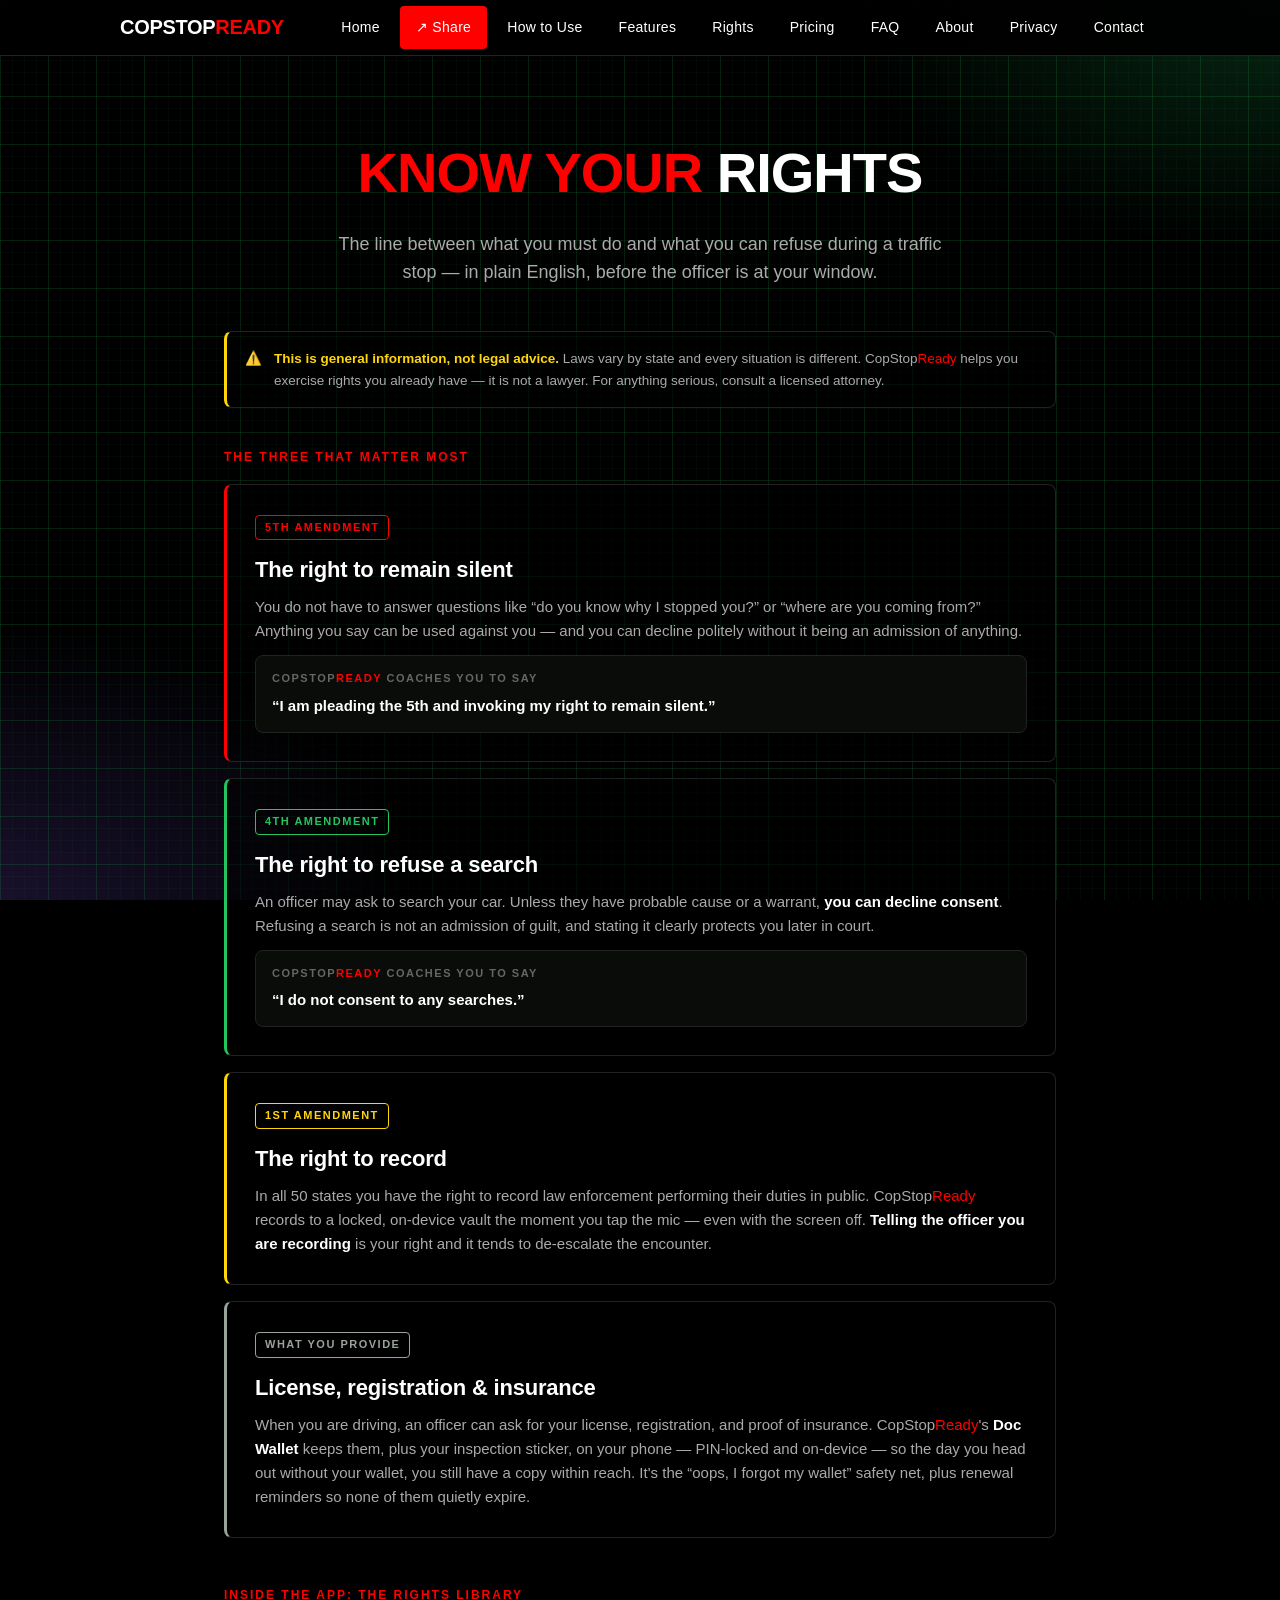
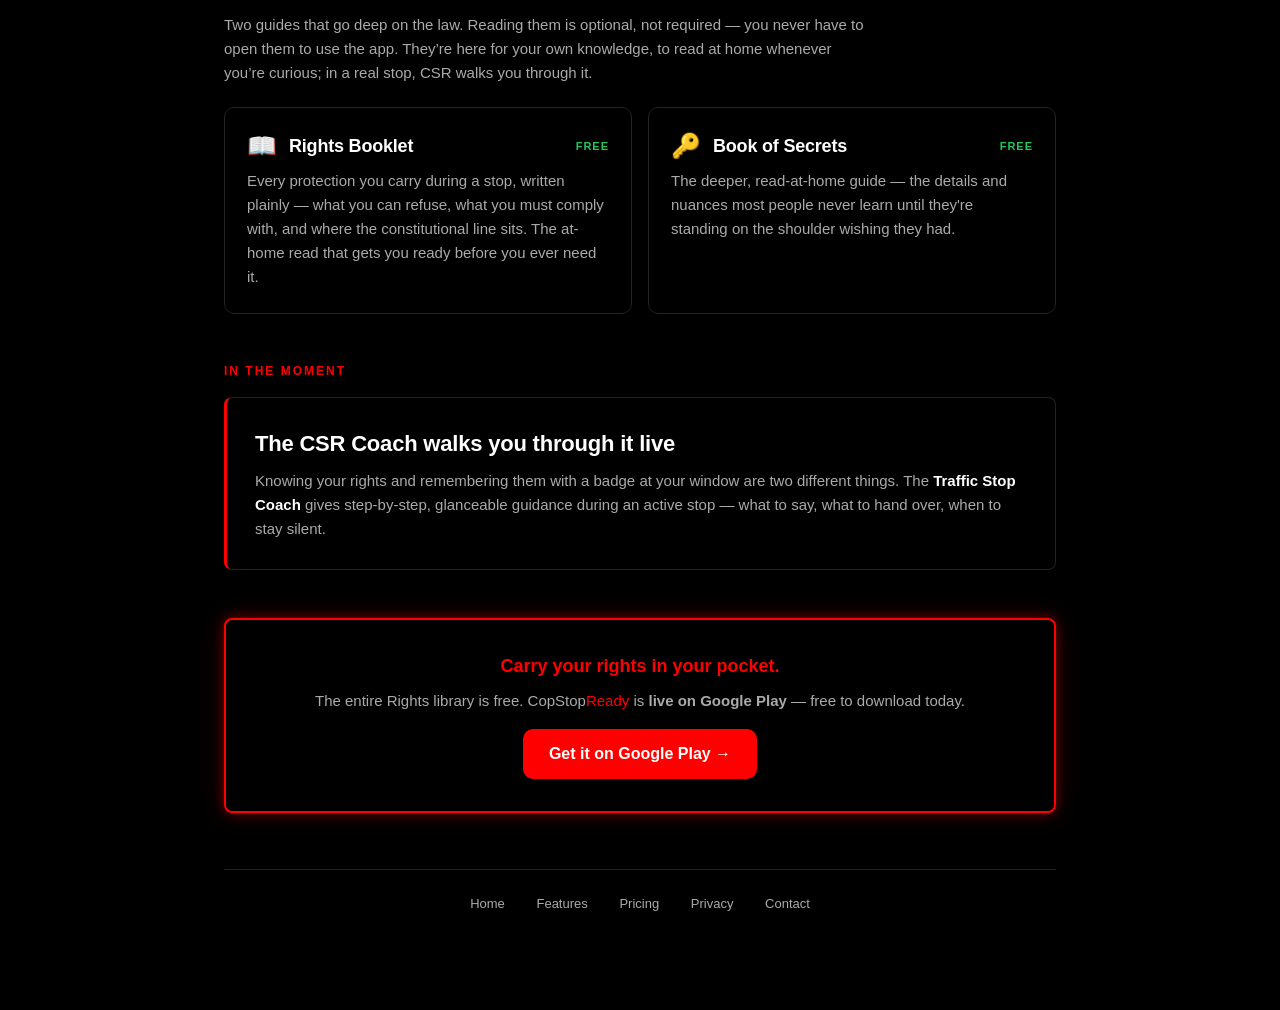
<file: rights/index.html>
<!DOCTYPE html>
<html lang="en">
<head>
  <meta charset="UTF-8">
  <meta name="viewport" content="width=device-width, initial-scale=1.0">
  <meta name="description" content="Know your rights during a traffic stop — plain English. Your right to remain silent, to refuse a search, and to record. Plus the Rights Booklet and Book of Secrets inside CopStopReady.">
  <title>Rights - CopStopReady</title>
  <link rel="stylesheet" href="/nav.css">
  <script src="/nav.js" defer></script>
  <style>
    * { box-sizing: border-box; margin: 0; padding: 0; }
    html, body {
      color: var(--csr-fg);
      font-family: -apple-system, BlinkMacSystemFont, "Segoe UI", Roboto, "Helvetica Neue", Arial, sans-serif;
      -webkit-font-smoothing: antialiased;
      line-height: 1.6;
    }
    main { max-width: 880px; margin: 0 auto; padding: 48px 20px 96px; }

    .page-header { text-align: center; margin-bottom: 44px; }
    .page-header h1 { font-size: 40px; font-weight: 800; letter-spacing: -1px; margin-bottom: 12px; }
    .page-header h1 .accent { color: var(--csr-accent); }
    .page-header p { font-size: 16px; color: var(--csr-fg-dim); max-width: 620px; margin: 0 auto; }

    /* prominent not-legal-advice banner */
    .legal-banner {
      display: flex; gap: 12px; align-items: flex-start;
      background: rgba(0,0,0,0.55); border: 1px solid var(--csr-border);
      border-left: 3px solid #ffd60a; border-radius: 8px; padding: 16px 18px; margin-bottom: 40px;
      font-size: 13.5px; color: var(--csr-fg-dim);
    }
    .legal-banner b { color: #ffd60a; }

    .section-kicker {
      color: var(--csr-accent); font-weight: 800; letter-spacing: 2px; text-transform: uppercase;
      font-size: 12px; margin: 0 0 16px;
    }

    /* amendment rights cards */
    .rights-list { display: flex; flex-direction: column; gap: 16px; margin-bottom: 48px; }
    .right {
      background: rgba(0,0,0,0.55); border: 1px solid var(--csr-border);
      border-left: 3px solid var(--accent, var(--csr-accent)); border-radius: 8px; padding: 24px 22px;
    }
    .right .amd {
      display: inline-block; font-size: 11px; font-weight: 800; letter-spacing: 1.5px; text-transform: uppercase;
      color: var(--accent, var(--csr-accent)); border: 1px solid var(--accent, var(--csr-accent));
      border-radius: 4px; padding: 3px 9px; margin-bottom: 12px;
    }
    .right h3 { font-size: 20px; font-weight: 800; letter-spacing: -0.2px; margin-bottom: 8px; }
    .right p { color: var(--csr-fg-dim); font-size: 15px; margin-bottom: 12px; }
    .right p:last-child { margin-bottom: 0; }
    .right p strong { color: var(--csr-fg); font-weight: 600; }
    .say {
      display: block; background: #0a0c0a; border: 1px solid var(--csr-border); border-radius: 8px;
      padding: 14px 16px; color: #fff; font-size: 15px; font-weight: 600; margin-top: 6px;
    }
    .say .lbl { display: block; color: var(--csr-fg-mute); font-size: 11px; font-weight: 700; letter-spacing: 1.5px; text-transform: uppercase; margin-bottom: 6px; }
    .r-5th { --accent: #FF0000; }
    .r-4th { --accent: #22c55e; }
    .r-1st { --accent: #ffd60a; }
    .r-docs { --accent: #9aa39a; }

    /* library tiers */
    .lib { display: grid; grid-template-columns: 1fr; gap: 16px; margin-bottom: 48px; }
    .lib-card {
      background: rgba(0,0,0,0.55); border: 1px solid var(--csr-border); border-radius: 10px; padding: 24px 22px;
    }
    .lib-card .h { display: flex; align-items: center; gap: 12px; margin-bottom: 8px; }
    .lib-card .h .ic { font-size: 24px; line-height: 1; }
    .lib-card h3 { font-size: 18px; font-weight: 800; letter-spacing: -0.2px; }
    .lib-card .badge { font-size: 11px; font-weight: 800; letter-spacing: 1px; text-transform: uppercase; color: #22c55e; margin-left: auto; }
    .lib-card p { color: var(--csr-fg-dim); font-size: 15px; }

    .cta-section {
      margin-top: 8px; text-align: center; padding: 32px 20px;
      background: rgba(0,0,0,0.55); border: 2px solid var(--csr-accent); border-radius: 8px;
      box-shadow: 0 0 12px rgba(255,0,0,0.35), 0 0 28px rgba(255,0,0,0.18);
    }
    .cta-section .cta-headline { color: var(--csr-accent); font-weight: 800; font-size: 18px; margin-bottom: 8px; }
    .cta-section p { font-size: 15px; color: var(--csr-fg-dim); }
    .cta-section .cta-status { font-size: 13px; color: var(--csr-fg-mute); text-transform: uppercase; letter-spacing: 2px; margin-top: 16px; }

    .footer-nav { margin-top: 56px; padding-top: 24px; border-top: 1px solid var(--csr-border); font-size: 13px; color: var(--csr-fg-mute); text-align: center; }
    .footer-nav a { color: var(--csr-fg-dim); text-decoration: none; margin: 0 14px; }
    .footer-nav a:hover { color: var(--csr-accent); }

    @media (min-width: 768px) {
      main { padding: 72px 24px 96px; }
      .page-header h1 { font-size: 56px; }
      .page-header p { font-size: 18px; }
      .right { padding: 28px 28px; }
      .right h3 { font-size: 22px; }
      .lib { grid-template-columns: repeat(2, 1fr); }
    }
  </style>
  <link rel="icon" type="image/png" href="/favicon.png">
  <link rel="apple-touch-icon" href="/apple-touch-icon.png">
  <meta property="og:type" content="website">
  <meta property="og:site_name" content="CopStopReady">
  <meta property="og:title" content="Rights - CopStopReady">
  <meta property="og:description" content="Know your rights during a traffic stop — plain English. Your right to remain silent, to refuse a search, and to record. Plus the Rights Booklet and Book of Secrets inside CopStopReady.">
  <meta property="og:url" content="https://copstopready.com/rights/">
  <meta property="og:image" content="https://copstopready.com/img/og.jpg">
  <meta property="og:image:width" content="1200">
  <meta property="og:image:height" content="630">
  <meta name="twitter:card" content="summary_large_image">
  <meta name="twitter:title" content="Rights - CopStopReady">
  <meta name="twitter:description" content="Know your rights during a traffic stop — plain English. Your right to remain silent, to refuse a search, and to record. Plus the Rights Booklet and Book of Secrets inside CopStopReady.">
  <meta name="twitter:image" content="https://copstopready.com/img/og.jpg">
</head>
<body>
  <nav id="csr-nav"></nav>

  <main>
    <div class="page-header">
      <h1><span class="accent">KNOW YOUR</span> RIGHTS</h1>
      <p>The line between what you must do and what you can refuse during a traffic stop &mdash; in plain English, before the officer is at your window.</p>
    </div>

    <div class="legal-banner">
      <span>⚠️</span>
      <div><b>This is general information, not legal advice.</b> Laws vary by state and every situation is different. CopStop<span style="color:var(--csr-accent)">Ready</span> helps you exercise rights you already have &mdash; it is not a lawyer. For anything serious, consult a licensed attorney.</div>
    </div>

    <p class="section-kicker">The three that matter most</p>
    <div class="rights-list">

      <div class="right r-5th">
        <span class="amd">5th Amendment</span>
        <h3>The right to remain silent</h3>
        <p>You do not have to answer questions like &ldquo;do you know why I stopped you?&rdquo; or &ldquo;where are you coming from?&rdquo; Anything you say can be used against you &mdash; and you can decline politely without it being an admission of anything.</p>
        <span class="say"><span class="lbl">CopStop<span style="color:var(--csr-accent)">Ready</span> coaches you to say</span>&ldquo;I am pleading the 5th and invoking my right to remain silent.&rdquo;</span>
      </div>

      <div class="right r-4th">
        <span class="amd">4th Amendment</span>
        <h3>The right to refuse a search</h3>
        <p>An officer may ask to search your car. Unless they have probable cause or a warrant, <strong>you can decline consent</strong>. Refusing a search is not an admission of guilt, and stating it clearly protects you later in court.</p>
        <span class="say"><span class="lbl">CopStop<span style="color:var(--csr-accent)">Ready</span> coaches you to say</span>&ldquo;I do not consent to any searches.&rdquo;</span>
      </div>

      <div class="right r-1st">
        <span class="amd">1st Amendment</span>
        <h3>The right to record</h3>
        <p>In all 50 states you have the right to record law enforcement performing their duties in public. CopStop<span style="color:var(--csr-accent)">Ready</span> records to a locked, on-device vault the moment you tap the mic &mdash; even with the screen off. <strong>Telling the officer you are recording</strong> is your right and it tends to de-escalate the encounter.</p>
      </div>

      <div class="right r-docs">
        <span class="amd">What you provide</span>
        <h3>License, registration &amp; insurance</h3>
        <p>When you are driving, an officer can ask for your license, registration, and proof of insurance. CopStop<span style="color:var(--csr-accent)">Ready</span>'s <strong>Doc Wallet</strong> keeps them, plus your inspection sticker, on your phone &mdash; PIN-locked and on-device &mdash; so the day you head out without your wallet, you still have a copy within reach. It's the &ldquo;oops, I forgot my wallet&rdquo; safety net, plus renewal reminders so none of them quietly expire.</p>
      </div>

    </div>

    <p class="section-kicker">Inside the app: the Rights library</p>
    <p style="color: var(--csr-fg-dim); font-size: 15px; line-height: 1.6; max-width: 640px; margin: -8px 0 22px;">Two guides that go deep on the law. Reading them is optional, not required &mdash; you never have to open them to use the app. They&rsquo;re here for your own knowledge, to read at home whenever you&rsquo;re curious; in a real stop, CSR walks you through it.</p>
    <div class="lib">
      <div class="lib-card">
        <div class="h"><span class="ic">📖</span><h3>Rights Booklet</h3><span class="badge">Free</span></div>
        <p>Every protection you carry during a stop, written plainly &mdash; what you can refuse, what you must comply with, and where the constitutional line sits. The at-home read that gets you ready before you ever need it.</p>
      </div>
      <div class="lib-card">
        <div class="h"><span class="ic">🔑</span><h3>Book of Secrets</h3><span class="badge">Free</span></div>
        <p>The deeper, read-at-home guide &mdash; the details and nuances most people never learn until they're standing on the shoulder wishing they had.</p>
      </div>
    </div>

    <p class="section-kicker">In the moment</p>
    <div class="right" style="--accent: var(--csr-accent); margin-bottom: 48px;">
      <h3>The CSR Coach walks you through it live</h3>
      <p>Knowing your rights and remembering them with a badge at your window are two different things. The <strong>Traffic Stop Coach</strong> gives step-by-step, glanceable guidance during an active stop &mdash; what to say, what to hand over, when to stay silent.</p>
    </div>

    <div class="cta-section">
      <div class="cta-headline">Carry your rights in your pocket.</div>
      <p>The entire Rights library is free. CopStop<span style="color:var(--csr-accent)">Ready</span> is <b>live on Google Play</b> &mdash; free to download today.</p>
      <a href="https://play.google.com/store/apps/details?id=com.copstopready.app" target="_blank" rel="noopener" style="display:inline-block;margin-top:16px;background:#ff0000;color:#fff;text-decoration:none;font-weight:800;padding:12px 26px;border-radius:10px">Get it on Google Play &rarr;</a>
    </div>

    <div class="footer-nav">
      <a href="/">Home</a>
      <a href="/features/">Features</a>
      <a href="/pricing/">Pricing</a>
      <a href="/privacy/">Privacy</a>
      <a href="/contact/">Contact</a>
    </div>
  </main>
</body>
</html>
</file>
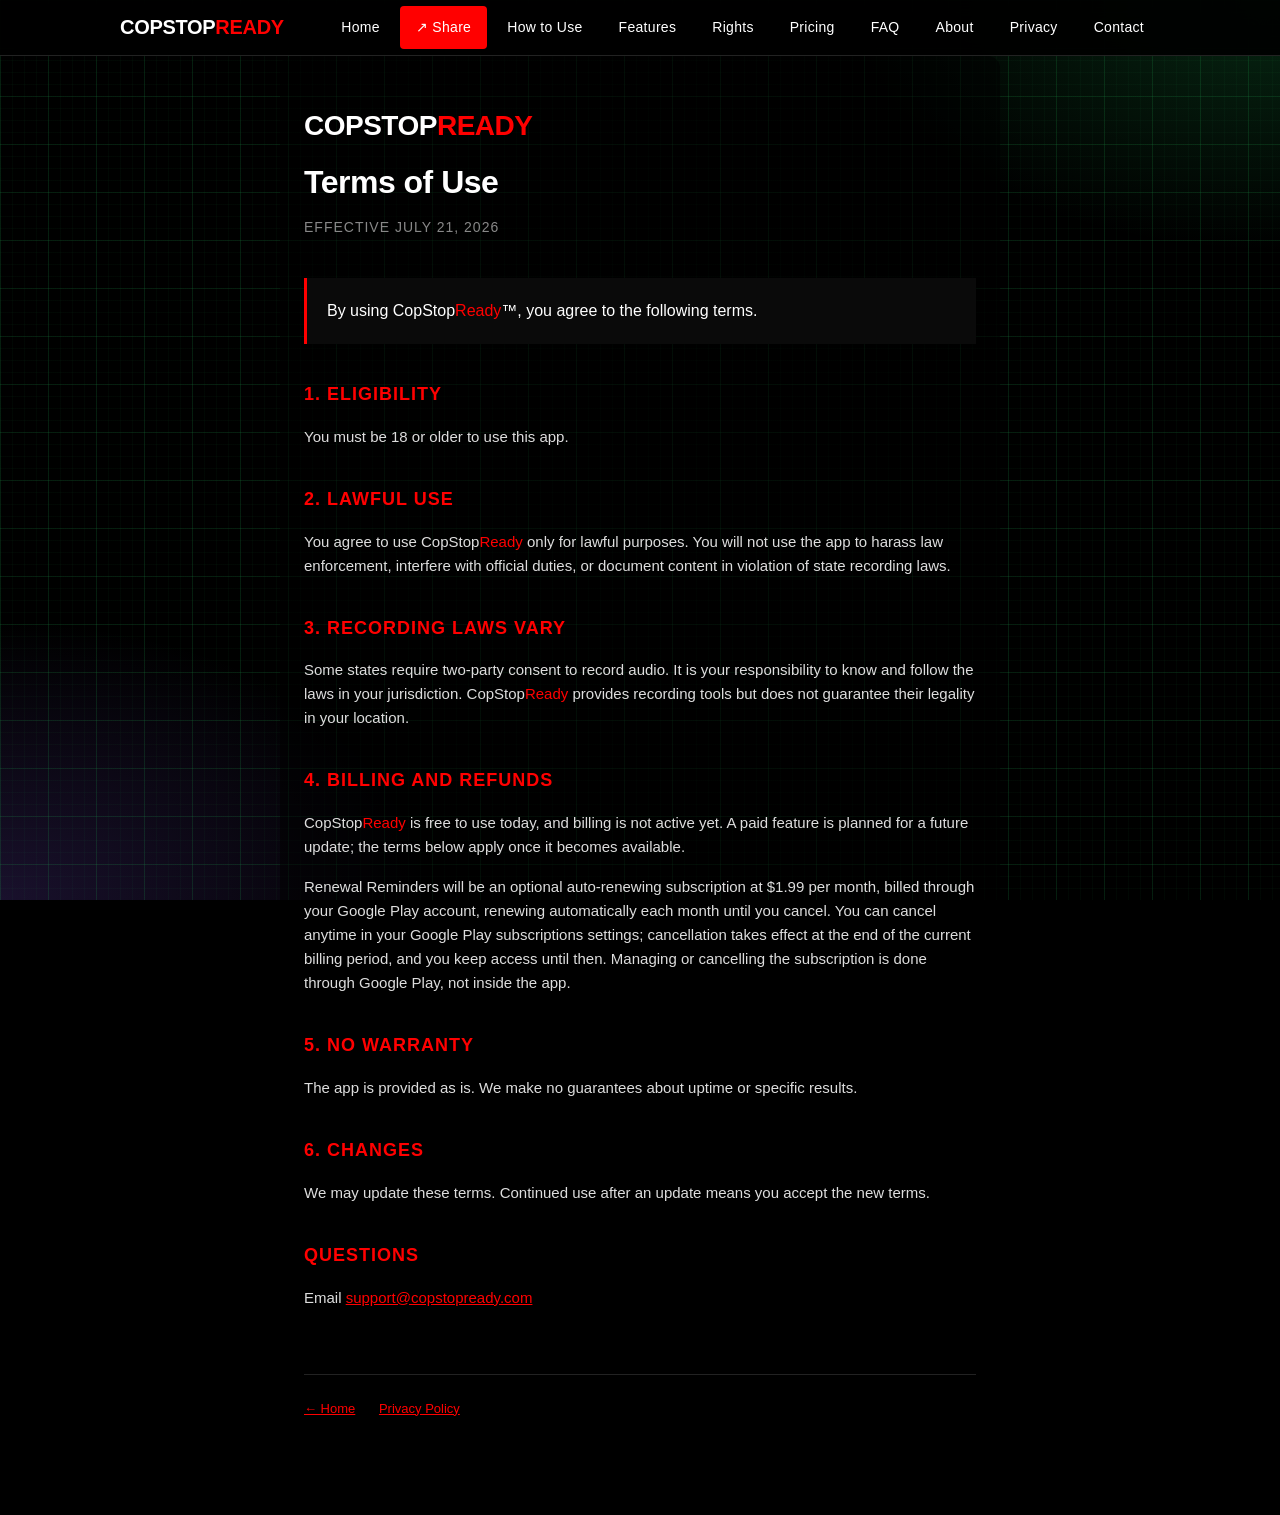
<file: terms/index.html>
﻿<!DOCTYPE html>
<html lang="en">
<head>
  <meta charset="UTF-8">
  <meta name="viewport" content="width=device-width, initial-scale=1.0">
  <meta name="description" content="CopStopReady Terms of Use.">
  <title>Terms of Use - CopStopReady</title>
  <link rel="stylesheet" href="/nav.css">
  <script src="/nav.js" defer></script>
  <style>
    * { box-sizing: border-box; margin: 0; padding: 0; }
    html, body {
      color: #fff;
      font-family: -apple-system, BlinkMacSystemFont, "Segoe UI", Roboto, "Helvetica Neue", Arial, sans-serif;
      -webkit-font-smoothing: antialiased;
      line-height: 1.6;
    }
    .glowfield {
      position: fixed; inset: 0; z-index: -1; pointer-events: none;
      background:
        radial-gradient(55% 40% at 50% -5%, rgba(255,0,0,.16), transparent 60%),
        radial-gradient(45% 40% at 100% 0%, rgba(34,197,94,.08), transparent 60%);
    }
    .container { max-width: 720px; margin: 0 auto; padding: 48px 24px 96px; background: rgba(0,0,0,0.55); border-radius: 12px; }
    .brand { font-size: 28px; font-weight: 800; letter-spacing: -0.5px; margin-bottom: 8px; }
    .brand .copstop { color: #fff; }
    .brand .ready { color: var(--csr-accent); }
    .brand a { text-decoration: none; }
    h1 { font-size: 32px; font-weight: 700; margin-bottom: 8px; letter-spacing: -0.5px; }
    .effective { color: #888; font-size: 14px; margin-bottom: 40px; text-transform: uppercase; letter-spacing: 1px; }
    .intro { font-size: 16px; color: #fff; margin-bottom: 32px; padding: 20px; border-left: 3px solid var(--csr-accent); background: #0a0a0a; }
    h2 { font-size: 18px; font-weight: 700; color: var(--csr-accent); text-transform: uppercase; letter-spacing: 1px; margin-top: 36px; margin-bottom: 16px; }
    p { font-size: 15px; color: #ddd; margin-bottom: 16px; }
    a { color: var(--csr-accent); }
    a:hover { color: var(--csr-accent-hover); }
    .footer-nav { margin-top: 64px; padding-top: 24px; border-top: 1px solid #222; font-size: 13px; color: #666; }
    .footer-nav a { margin-right: 20px; }
    @media (max-width: 480px) {
      .container { padding: 32px 20px 64px; }
      h1 { font-size: 26px; }
      .intro { font-size: 15px; padding: 16px; }
    }
  </style>
  <link rel="icon" type="image/png" href="/favicon.png">
  <link rel="apple-touch-icon" href="/apple-touch-icon.png">
  <meta property="og:type" content="website">
  <meta property="og:site_name" content="CopStopReady">
  <meta property="og:title" content="Terms of Use - CopStopReady">
  <meta property="og:description" content="CopStopReady Terms of Use.">
  <meta property="og:url" content="https://copstopready.com/terms/">
  <meta property="og:image" content="https://copstopready.com/img/og.jpg">
  <meta property="og:image:width" content="1200">
  <meta property="og:image:height" content="630">
  <meta name="twitter:card" content="summary_large_image">
  <meta name="twitter:title" content="Terms of Use - CopStopReady">
  <meta name="twitter:description" content="CopStopReady Terms of Use.">
  <meta name="twitter:image" content="https://copstopready.com/img/og.jpg">
</head>
<body>
  <div class="glowfield"></div>
  <nav id="csr-nav"></nav>
  <div class="container">
    <div class="brand"><a href="/"><span class="copstop">COPSTOP</span><span class="ready">READY</span></a></div>
    <h1>Terms of Use</h1>
    <div class="effective">Effective July 21, 2026</div>

    <div class="intro">
      By using CopStop<span style="color:var(--csr-accent)">Ready</span>&trade;, you agree to the following terms.
    </div>

    <h2>1. Eligibility</h2>
    <p>You must be 18 or older to use this app.</p>

    <h2>2. Lawful Use</h2>
    <p>You agree to use CopStop<span style="color:var(--csr-accent)">Ready</span> only for lawful purposes. You will not use the app to harass law enforcement, interfere with official duties, or document content in violation of state recording laws.</p>

    <h2>3. Recording Laws Vary</h2>
    <p>Some states require two-party consent to record audio. It is your responsibility to know and follow the laws in your jurisdiction. CopStop<span style="color:var(--csr-accent)">Ready</span> provides recording tools but does not guarantee their legality in your location.</p>

    <h2>4. Billing and Refunds</h2>
    <p>CopStop<span style="color:var(--csr-accent)">Ready</span> is free to use today, and billing is not active yet. A paid feature is planned for a future update; the terms below apply once it becomes available.</p>

    <p>Renewal Reminders will be an optional auto-renewing subscription at $1.99 per month, billed through your Google Play account, renewing automatically each month until you cancel. You can cancel anytime in your Google Play subscriptions settings; cancellation takes effect at the end of the current billing period, and you keep access until then. Managing or cancelling the subscription is done through Google Play, not inside the app.</p>

    <h2>5. No Warranty</h2>
    <p>The app is provided as is. We make no guarantees about uptime or specific results.</p>

    <h2>6. Changes</h2>
    <p>We may update these terms. Continued use after an update means you accept the new terms.</p>

    <h2>Questions</h2>
    <p>Email <a href="mailto:support@copstopready.com">support@copstopready.com</a></p>

    <div class="footer-nav">
      <a href="/">&larr; Home</a>
      <a href="/privacy/">Privacy Policy</a>
    </div>
  </div>
</body>
</html>
</file>
<file: nav.css>
/* CopStopReady site nav + global tokens. BC-SITE-NAV-1. */
:root {
  --csr-bg: #000;
  --csr-bg-card: #0a0a0a;
  --csr-fg: #fff;
  --csr-fg-dim: #aaa;
  --csr-fg-mute: #666;
  --csr-accent: #FF0000;
  --csr-accent-hover: #FF3838;
  --csr-border: #222;
  --csr-nav-height: 56px;
  --csr-max-width: 1080px;
}

/* Reserve space at top of every page so content does not slide under fixed nav. */
body { padding-top: var(--csr-nav-height); }

#csr-nav {
  position: fixed;
  top: 0;
  left: 0;
  right: 0;
  height: var(--csr-nav-height);
  background: rgba(0, 0, 0, 0.92);
  backdrop-filter: blur(12px);
  -webkit-backdrop-filter: blur(12px);
  border-bottom: 1px solid var(--csr-border);
  z-index: 1000;
  display: flex;
  align-items: center;
}

.csr-nav-inner {
  width: 100%;
  max-width: var(--csr-max-width);
  margin: 0 auto;
  padding: 0 20px;
  display: flex;
  align-items: center;
  justify-content: space-between;
}

.csr-nav-brand {
  font-size: 18px;
  font-weight: 800;
  letter-spacing: -0.3px;
  text-decoration: none;
  white-space: nowrap;
}
.csr-nav-brand .copstop { color: var(--csr-fg); }
.csr-nav-brand .ready   { color: var(--csr-accent); }

/* Mobile: hamburger button right side. */
.csr-nav-toggle {
  background: none;
  border: 0;
  width: 44px;
  height: 44px;
  padding: 0;
  cursor: pointer;
  display: flex;
  flex-direction: column;
  justify-content: center;
  align-items: center;
  gap: 5px;
}
.csr-nav-toggle span {
  display: block;
  width: 22px;
  height: 2px;
  background: var(--csr-fg);
  transition: transform 0.2s ease, opacity 0.2s ease;
  border-radius: 1px;
}
.csr-nav-toggle[aria-expanded="true"] span:nth-child(1) { transform: translateY(7px) rotate(45deg); }
.csr-nav-toggle[aria-expanded="true"] span:nth-child(2) { opacity: 0; }
.csr-nav-toggle[aria-expanded="true"] span:nth-child(3) { transform: translateY(-7px) rotate(-45deg); }

/* Mobile menu: full-screen drawer. */
.csr-nav-menu {
  position: fixed;
  top: var(--csr-nav-height);
  left: 0;
  right: 0;
  bottom: 0;
  /* Explicit height: #csr-nav's backdrop-filter makes it the containing block
     for this fixed drawer, so bottom:0 alone collapses it. */
  height: calc(100vh - var(--csr-nav-height));
  height: calc(100dvh - var(--csr-nav-height));
  background: var(--csr-bg);
  display: flex;
  flex-direction: column;
  padding: 24px 20px 48px;
  gap: 4px;
  transform: translateX(100%);
  transition: transform 0.25s ease;
  overflow-y: auto;
}
.csr-nav-menu[data-open="true"] { transform: translateX(0); }

.csr-nav-link {
  display: block;
  padding: 16px 12px;
  color: var(--csr-fg);
  text-decoration: none;
  font-size: 18px;
  font-weight: 600;
  border-bottom: 1px solid var(--csr-border);
  letter-spacing: 0.2px;
}
.csr-nav-link:hover { color: var(--csr-accent); }
.csr-nav-link[aria-current="page"] { color: var(--csr-accent); }

/* Share button in the nav */
.csr-nav-share {
  background: var(--csr-accent);
  color: var(--csr-fg);
  border: 0;
  cursor: pointer;
  font-weight: 700;
  border-radius: 6px;
  font-family: inherit;
}
.csr-nav-share:hover { background: var(--csr-accent-hover); color: var(--csr-fg); }

/* Desktop nav: horizontal inline links. */
@media (min-width: 768px) {
  .csr-nav-toggle { display: none; }
  .csr-nav-menu {
    position: static;
    transform: none;
    height: auto;
    flex-direction: row;
    background: transparent;
    padding: 0;
    gap: 4px;
    overflow: visible;
  }
  .csr-nav-link {
    padding: 10px 16px;
    font-size: 14px;
    font-weight: 500;
    border-bottom: 0;
    border-radius: 4px;
    letter-spacing: 0.3px;
  }
  .csr-nav-link:hover { background: var(--csr-bg-card); }
  .csr-nav-brand { font-size: 20px; }
}

/* Prevent body scroll when mobile menu is open. */
body[data-nav-open="true"] { overflow: hidden; }

/* ============================================================ */
/* BC-SITE-GRID-BG-1: red grid background, mirrors the in-app   */
/* home-screen aesthetic. Pure CSS, no images.                  */
/* ============================================================ */
html {
  background-color: var(--csr-bg);
  background-image:
    /* gridMinor vertical (sub-squares). */
    linear-gradient(to right, rgba(34, 197, 94, 0.04) 1px, transparent 1px),
    /* gridMinor horizontal (sub-squares). */
    linear-gradient(to bottom, rgba(34, 197, 94, 0.04) 1px, transparent 1px),
    /* gridMajor vertical. */
    linear-gradient(to right, rgba(34, 197, 94, 0.12) 1px, transparent 1px),
    /* gridMajor horizontal. */
    linear-gradient(to bottom, rgba(34, 197, 94, 0.12) 1px, transparent 1px),
    /* glow: green top-right (mirrors in-app mic halo). */
    radial-gradient(55% 45% at 100% 0%, rgba(34, 197, 94, 0.20), transparent 62%),
    /* glow: purple bottom-left (mirrors in-app CSR Coach card). */
    radial-gradient(55% 50% at 0% 100%, rgba(139, 92, 246, 0.18), transparent 62%);
  background-size:
    9px 9px,
    9px 9px,
    36px 36px,
    36px 36px,
    100% 100%,
    100% 100%;
  background-attachment: fixed, fixed, fixed, fixed, fixed, fixed;
  background-position: 0 0, 0 0, 0 0, 0 0, 0 0, 0 0;
  background-repeat: repeat, repeat, repeat, repeat, no-repeat, no-repeat;
}

/* Body inherits transparent so html grid shows through. */
body {
  background: transparent;
}

/* BC-SITE-GLOW-1: shared glow replaces per-page red .glowfield. */
.glowfield { display: none !important; }

/* On small screens, denser grid feels right; keep 36px. */
@media (min-width: 768px) {
  html {
    background-size:
      12px 12px,
      12px 12px,
      48px 48px,
      48px 48px,
      100% 100%,
      100% 100%;
  }
}

/* Privacy page container has its own dark bg; lift it so the   */
/* grid shows through edges but content is still readable.      */
.container {
  background: rgba(0, 0, 0, 0.55);
}
</file>
